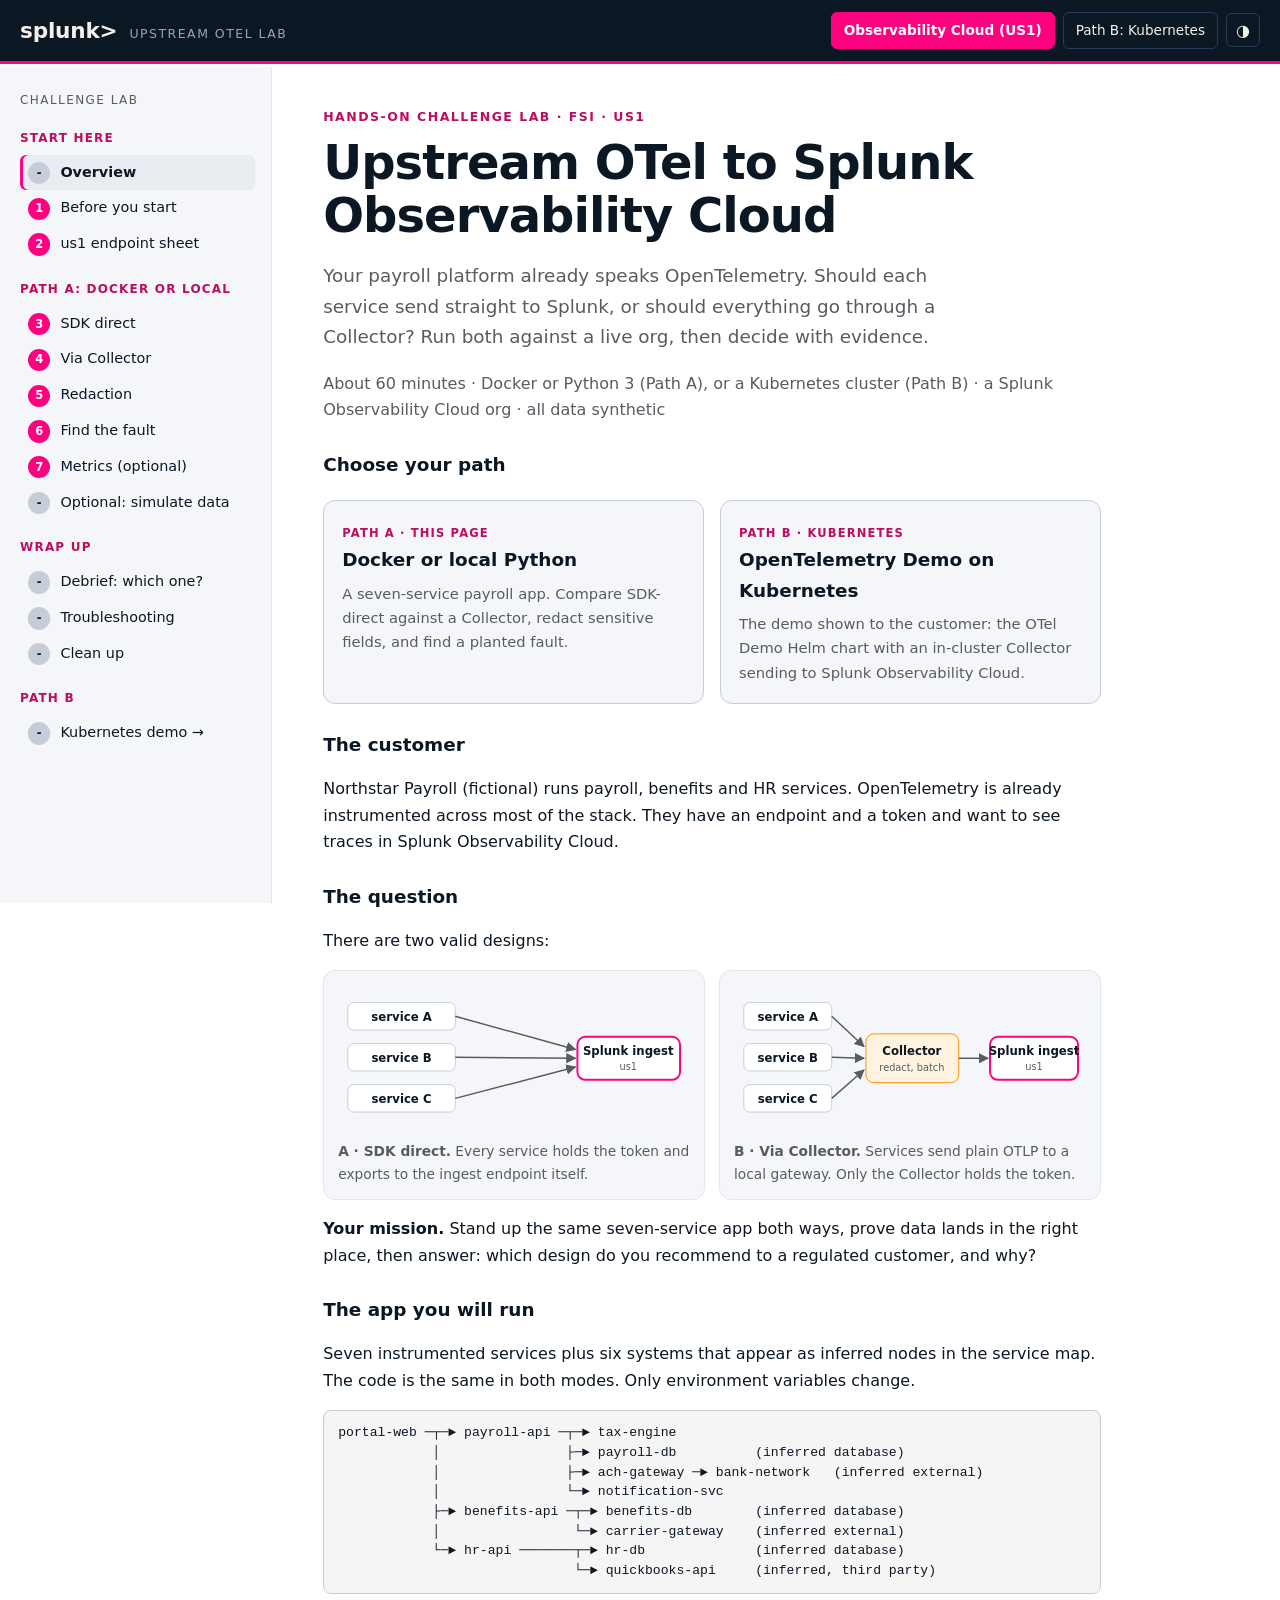
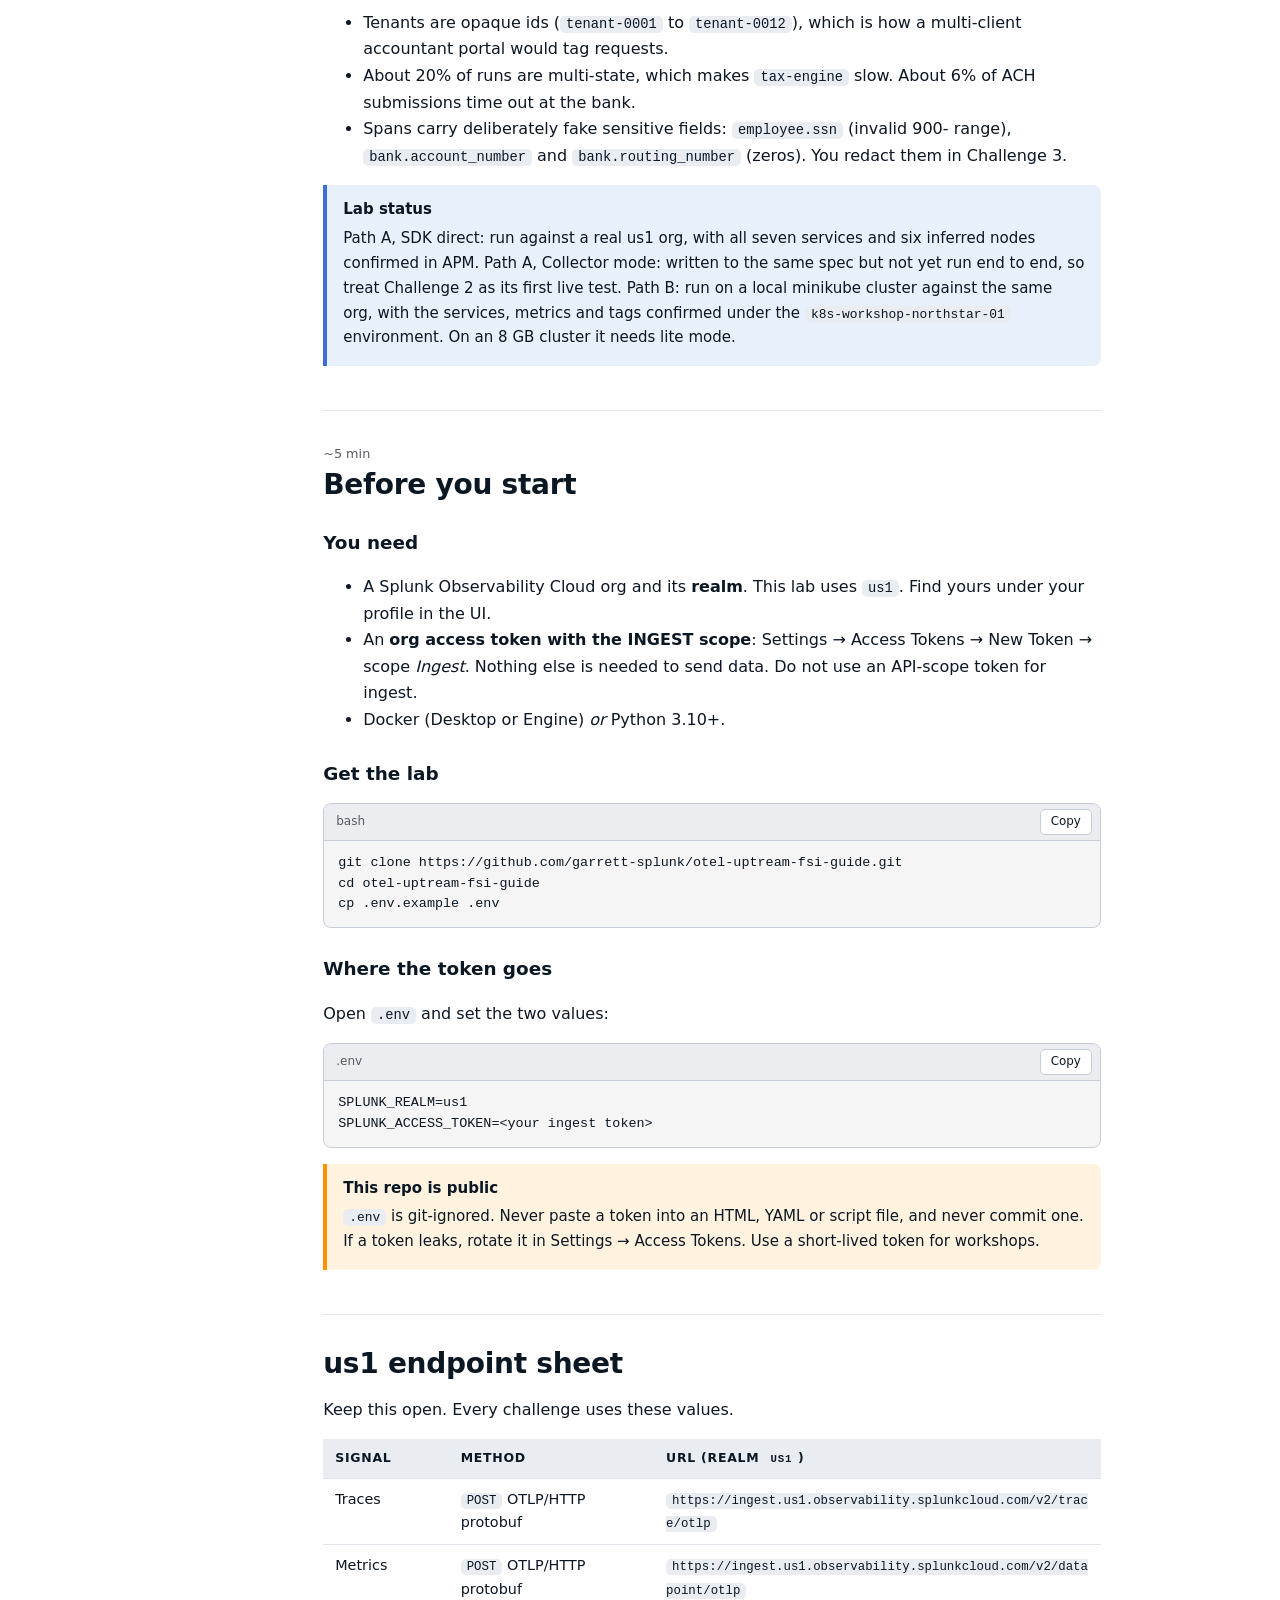
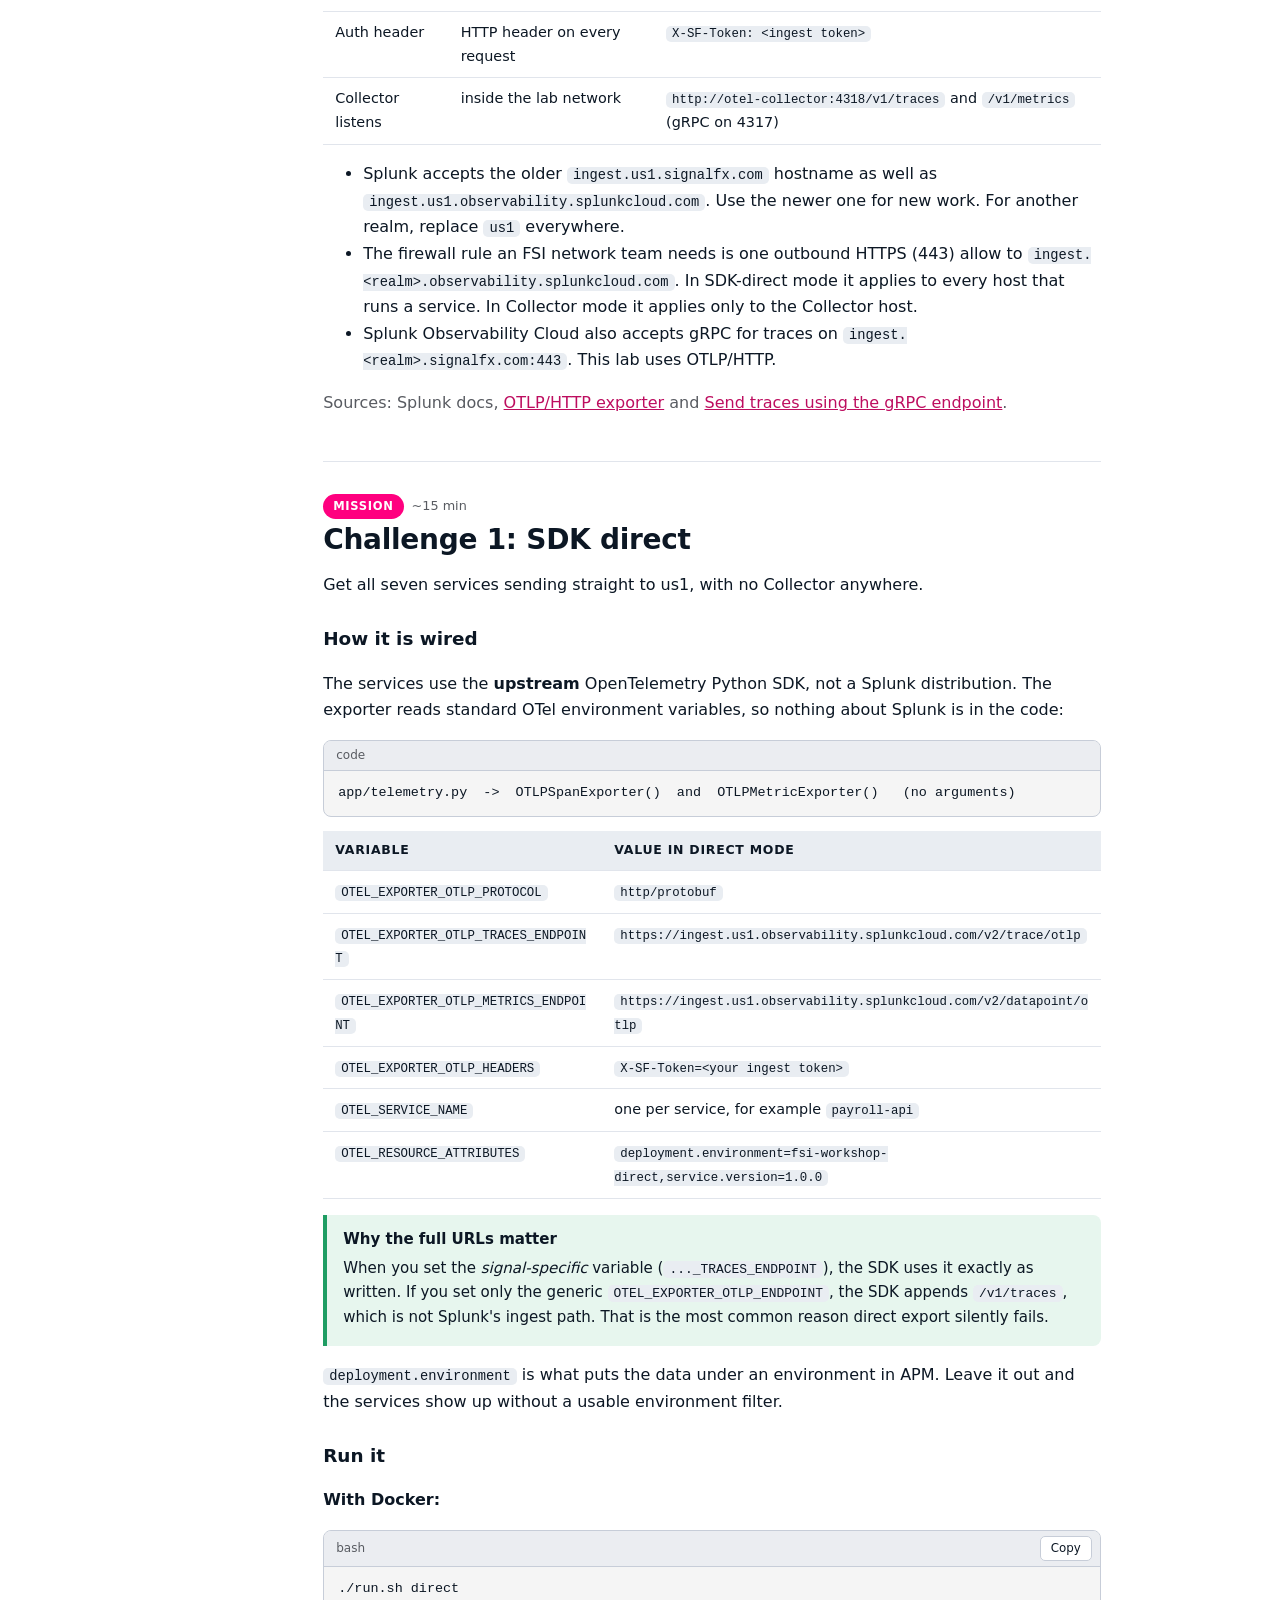
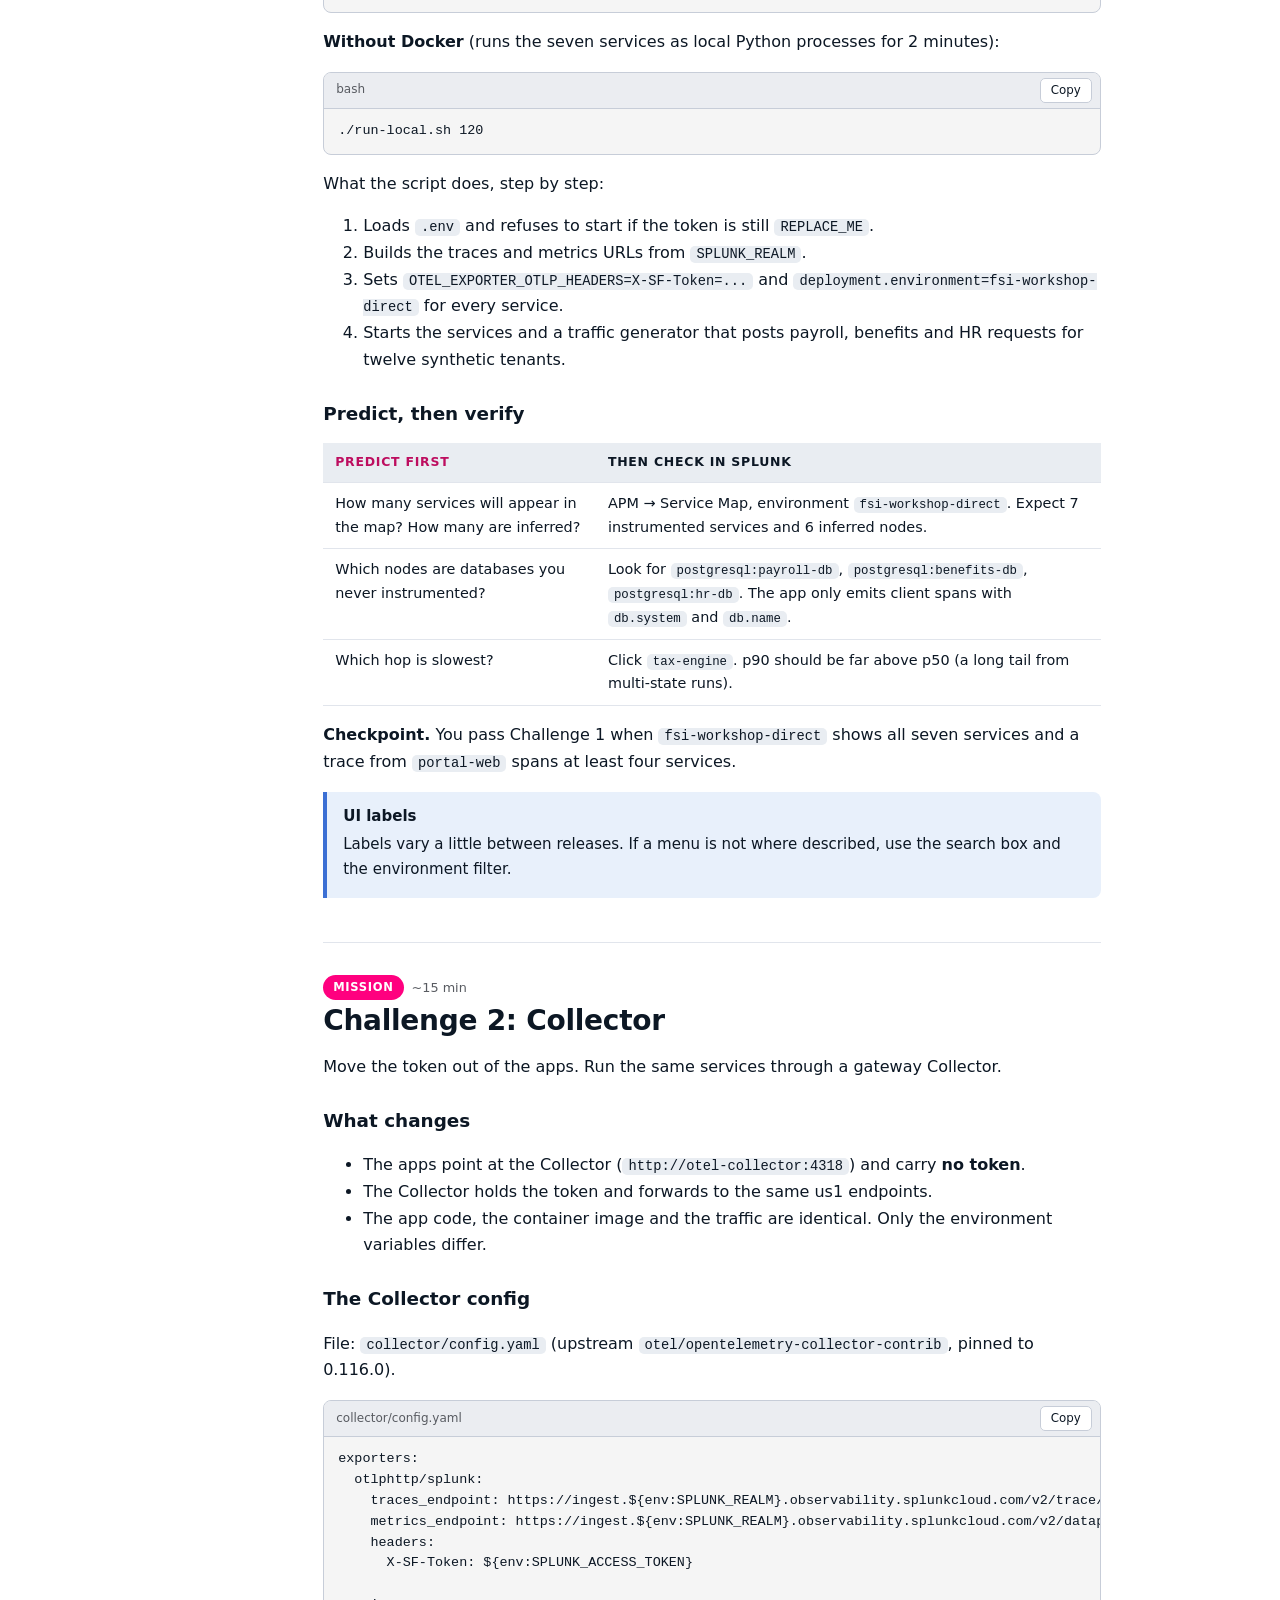
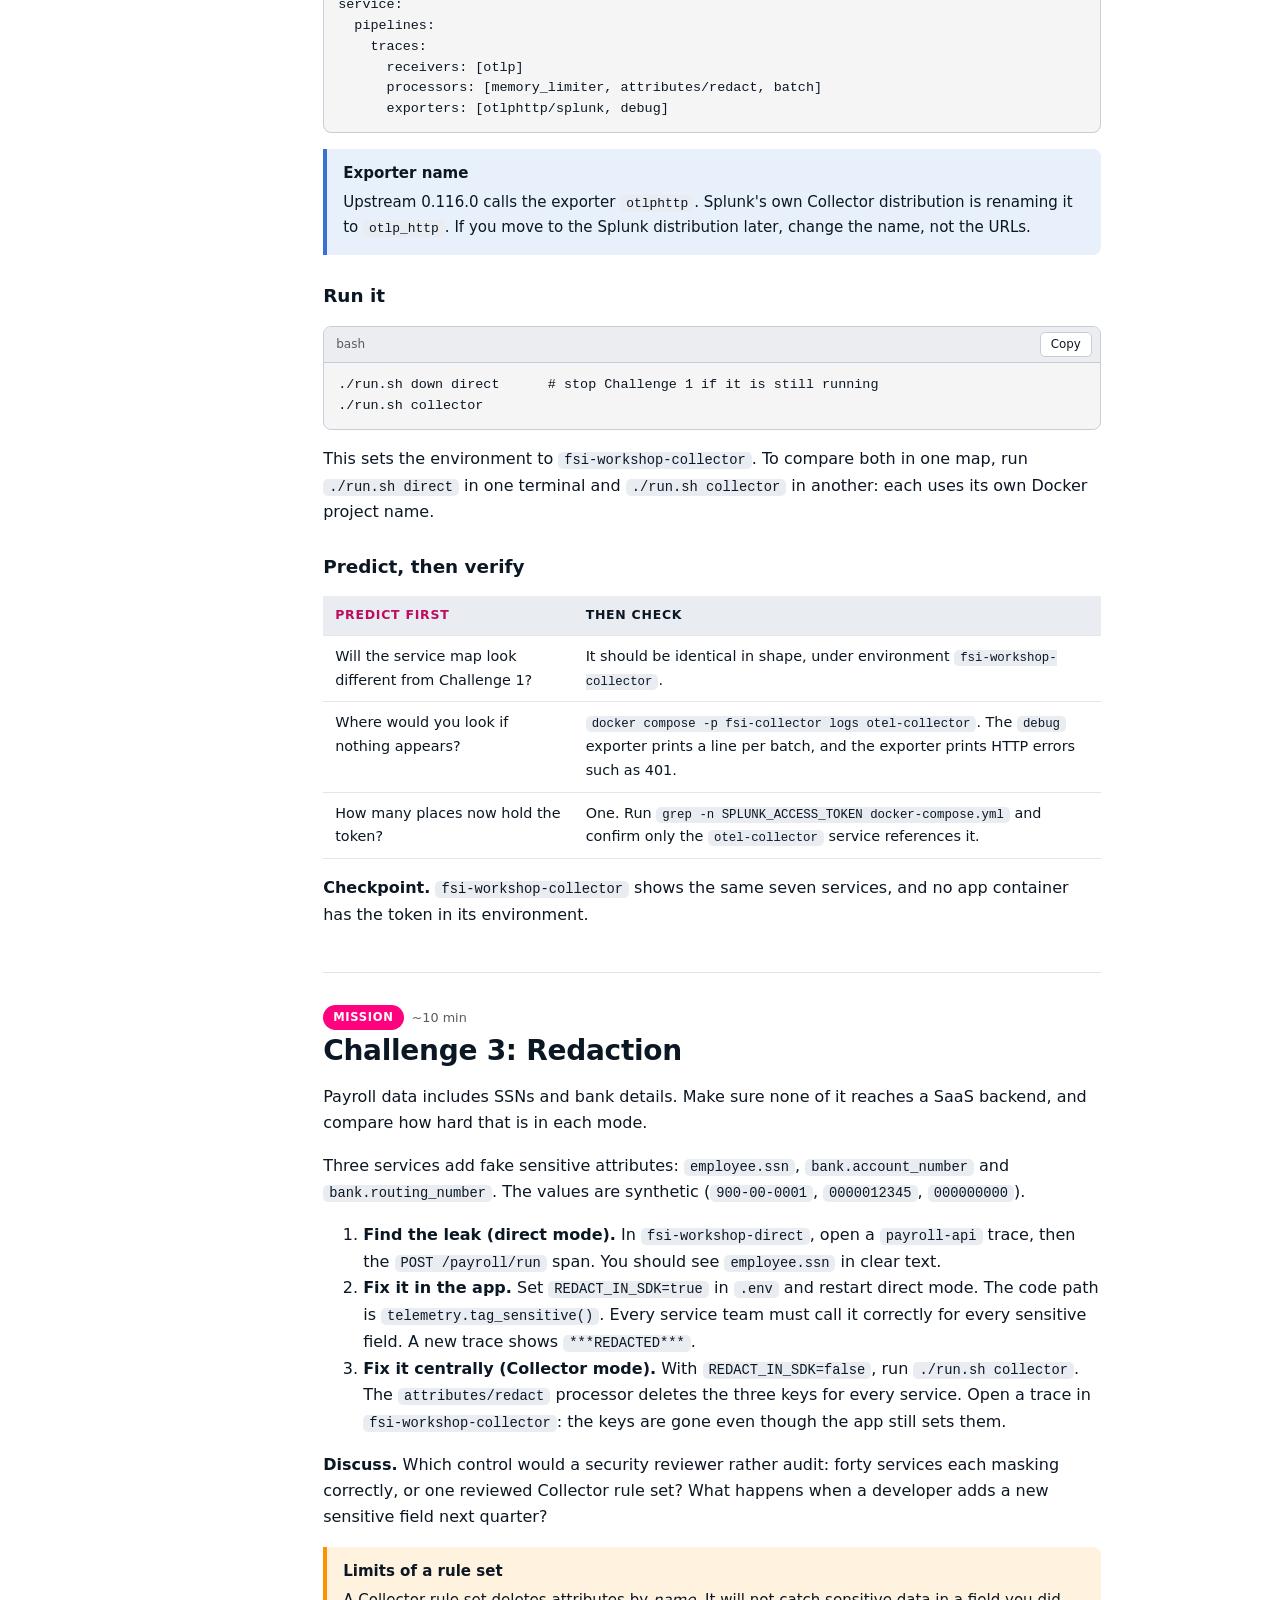
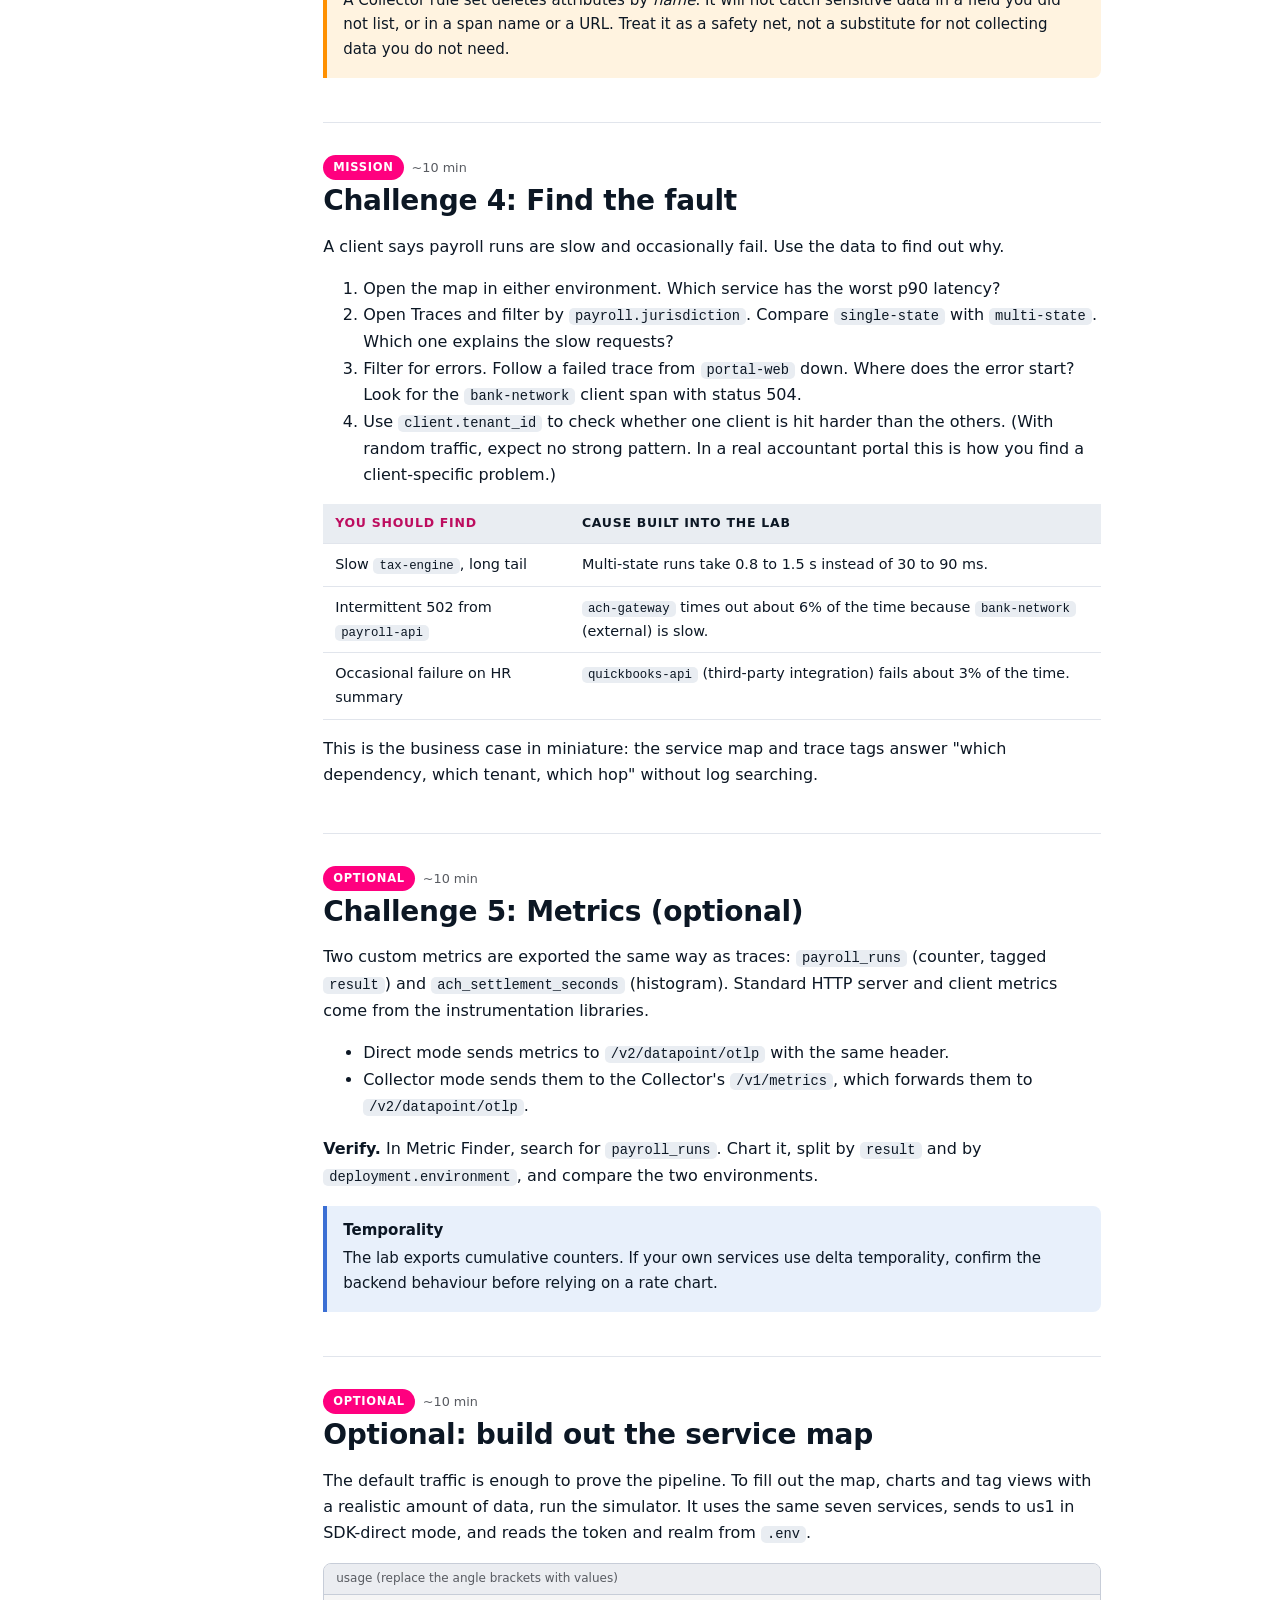
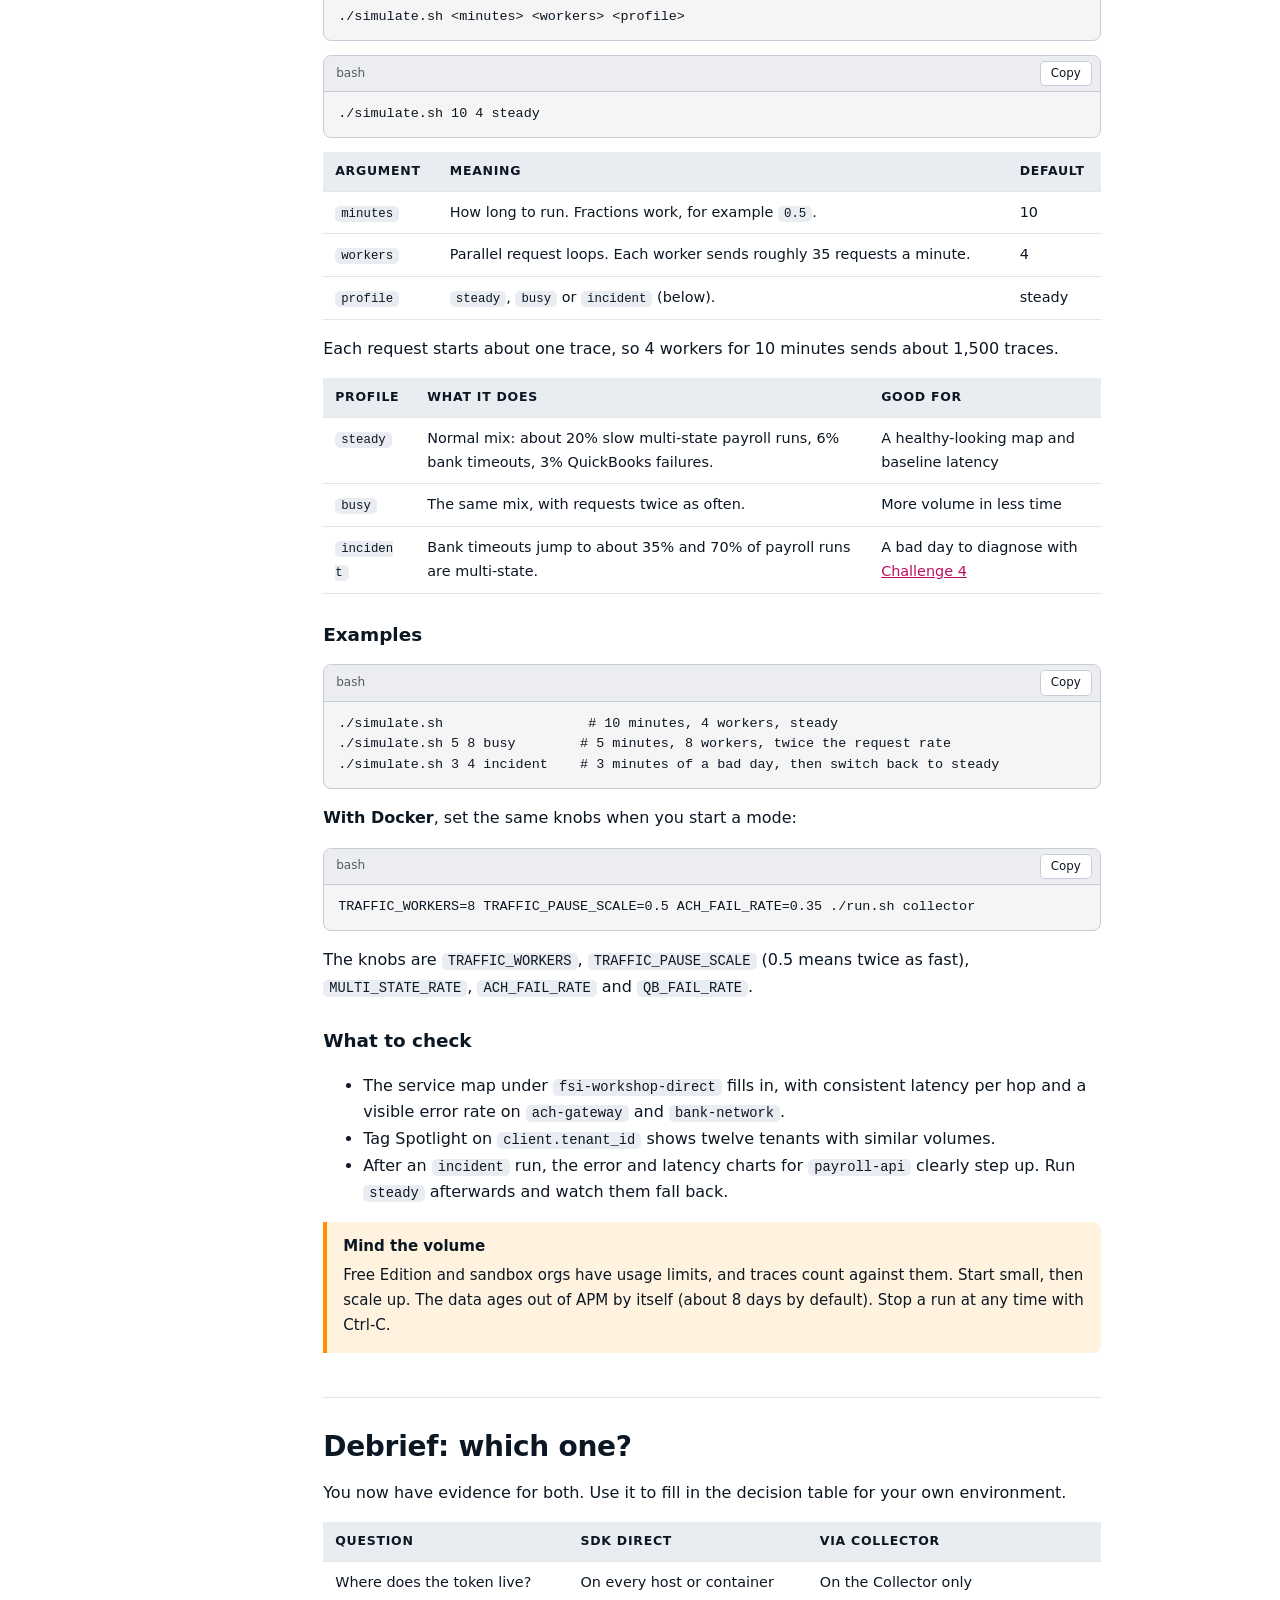
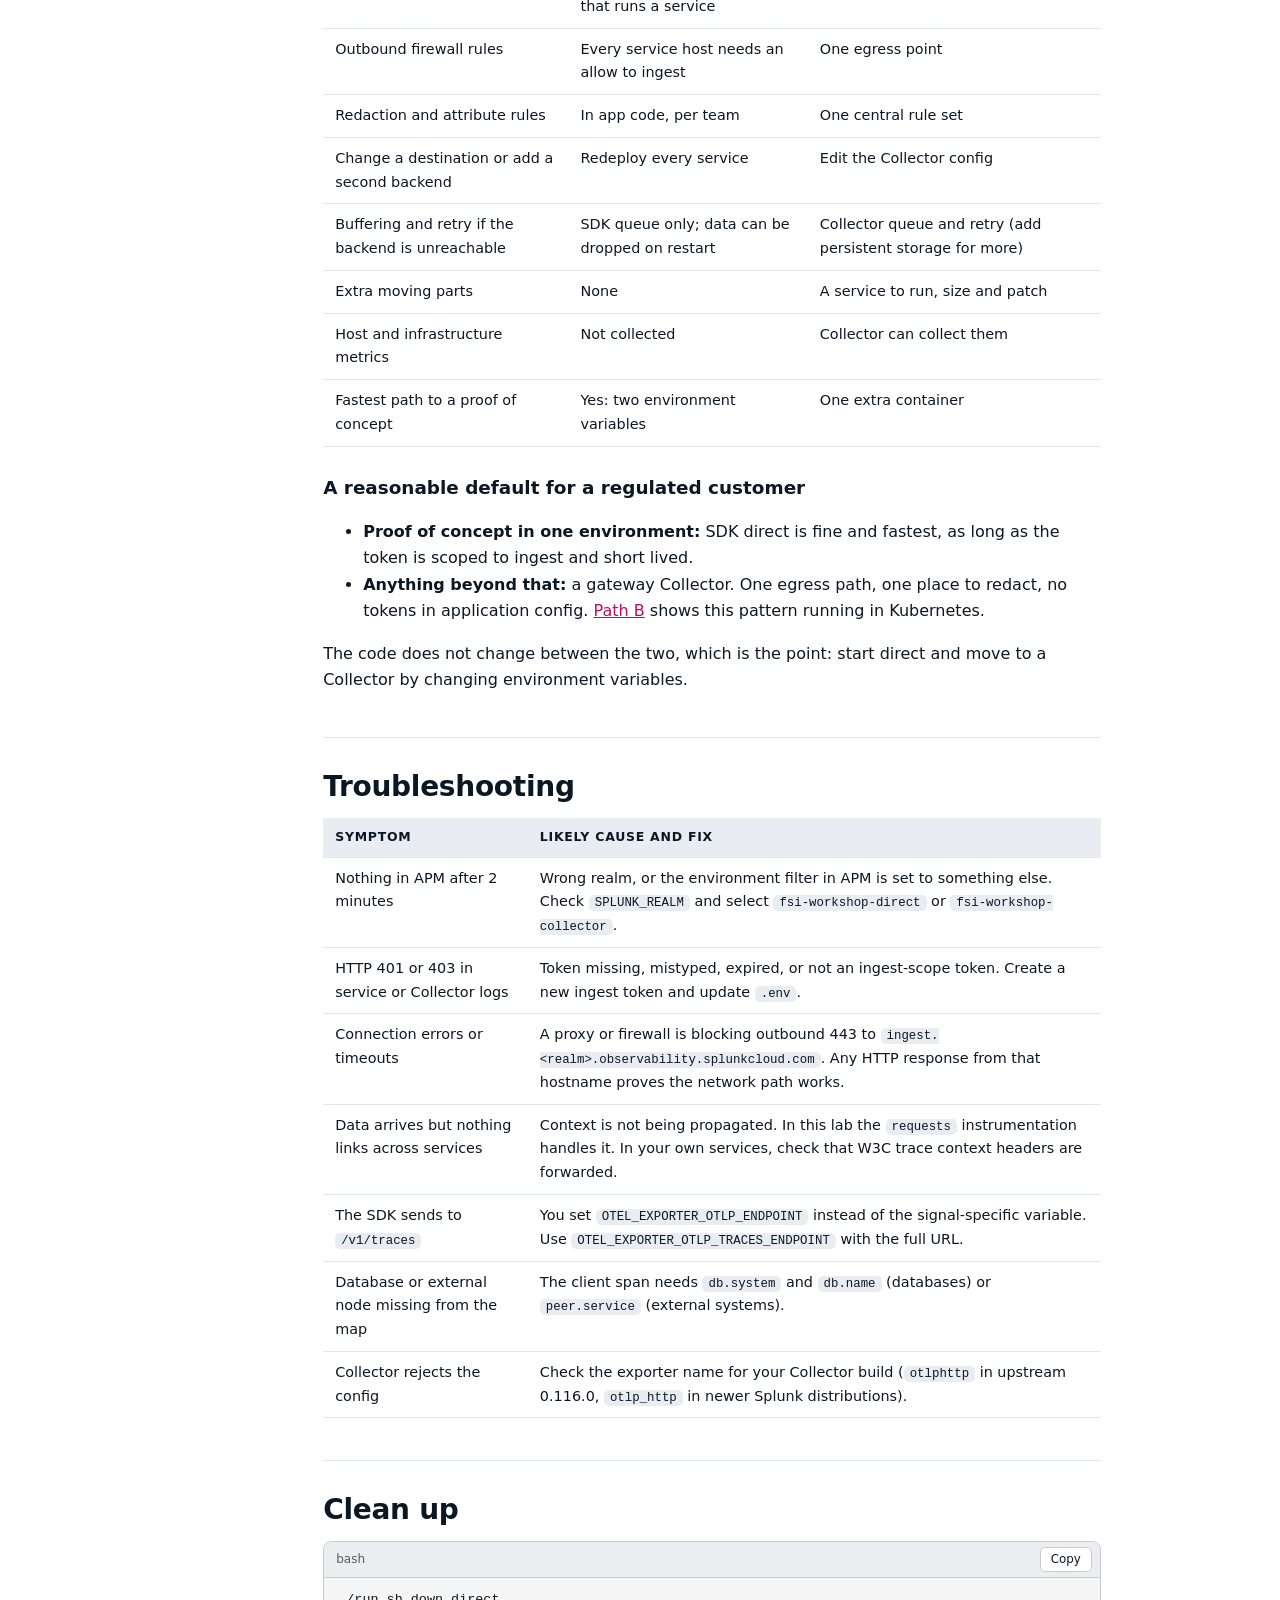
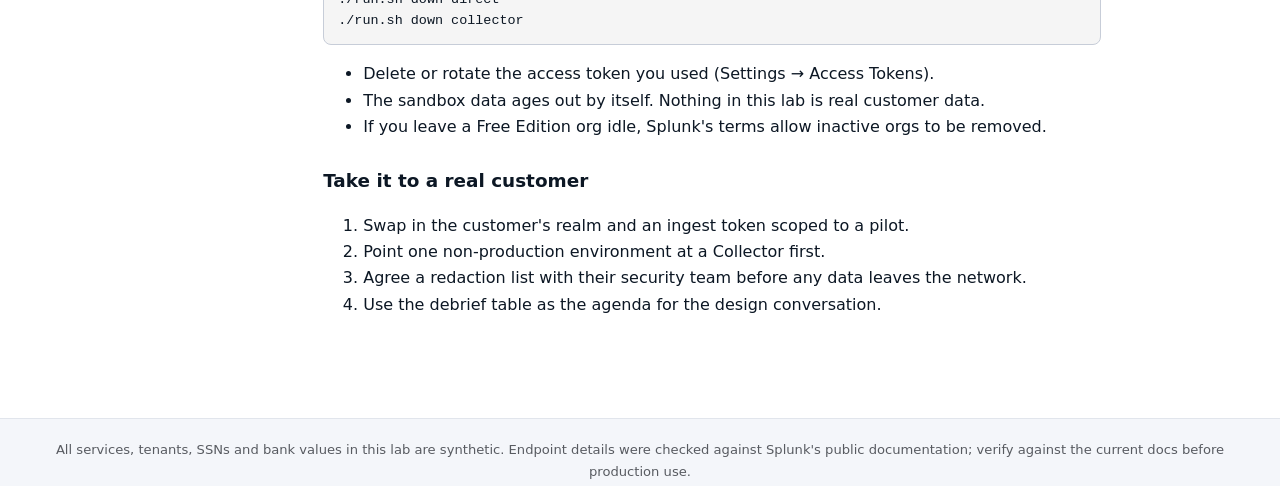
<file: docs/index.html>
<!doctype html>
<html lang="en">
<head>
<meta charset="utf-8">
<meta name="viewport" content="width=device-width, initial-scale=1">
<title>Upstream OTel to Splunk Observability Cloud</title>
<meta name="description" content="A hands-on challenge lab: send OpenTelemetry traces and metrics from an FSI payroll platform to Splunk Observability Cloud, straight from the SDK or through a Collector, in Docker or Kubernetes.">
<link rel="icon" href="favicon.svg" type="image/svg+xml">
<link rel="stylesheet" href="style.css">
</head>
<body>
<a class="skip-link" href="#content">Skip to content</a>
<header class="site-header"><div class="site-header__inner">
  <a class="brand" href="index.html"><span class="brand__mark">splunk&gt;</span><span class="brand__tag">upstream otel lab</span></a>
  <div class="header-actions">
    <a class="header-link header-link--primary" href="https://app.us1.signalfx.com/#/home" target="_blank" rel="noopener noreferrer">Observability Cloud (US1)</a>
    <a class="header-link" href="kubernetes.html">Path B: Kubernetes</a>
    <button type="button" class="theme-toggle" id="themeToggle" aria-label="Toggle light or dark theme">&#9681;</button>
  </div>
</div></header>
<div class="progress" aria-hidden="true"><div class="progress__bar" id="progressBar"></div></div>
<div class="page">
<aside class="sidebar" aria-label="Guide contents"><p class="sidebar__sub">Challenge lab</p><p class="sidebar__group">Start here</p><ul><li><a href="#overview"><span class="num num--dash">-</span>Overview</a></li><li><a href="#prereqs"><span class="num">1</span>Before you start</a></li><li><a href="#endpoints"><span class="num">2</span>us1 endpoint sheet</a></li></ul><p class="sidebar__group">Path A: Docker or local</p><ul><li><a href="#c1"><span class="num">3</span>SDK direct</a></li><li><a href="#c2"><span class="num">4</span>Via Collector</a></li><li><a href="#c3"><span class="num">5</span>Redaction</a></li><li><a href="#c4"><span class="num">6</span>Find the fault</a></li><li><a href="#c5"><span class="num">7</span>Metrics (optional)</a></li><li><a href="#sim"><span class="num num--dash">-</span>Optional: simulate data</a></li></ul><p class="sidebar__group">Wrap up</p><ul><li><a href="#debrief"><span class="num num--dash">-</span>Debrief: which one?</a></li><li><a href="#trouble"><span class="num num--dash">-</span>Troubleshooting</a></li><li><a href="#cleanup"><span class="num num--dash">-</span>Clean up</a></li></ul><p class="sidebar__group">Path B</p><ul><li><a href="kubernetes.html"><span class="num num--dash">-</span>Kubernetes demo &rarr;</a></li></ul></aside>
<main id="content">
<section id="overview">
<p class="eyebrow">Hands-on challenge lab &middot; FSI &middot; us1</p>
<h1>Upstream OTel to Splunk Observability Cloud</h1>
<p class="lead">Your payroll platform already speaks OpenTelemetry. Should each service send straight to Splunk, or should everything go through a Collector? Run both against a live org, then decide with evidence.</p>
<p class="muted">About 60 minutes &middot; Docker or Python 3 (Path A), or a Kubernetes cluster (Path B) &middot; a Splunk Observability Cloud org &middot; all data synthetic</p>

<h3>Choose your path</h3>
<div class="paths">
  <a class="path-card" href="#prereqs"><span class="tag">Path A &middot; this page</span><h3>Docker or local Python</h3><p>A seven-service payroll app. Compare SDK-direct against a Collector, redact sensitive fields, and find a planted fault.</p></a>
  <a class="path-card" href="kubernetes.html"><span class="tag">Path B &middot; Kubernetes</span><h3>OpenTelemetry Demo on Kubernetes</h3><p>The demo shown to the customer: the OTel Demo Helm chart with an in-cluster Collector sending to Splunk Observability Cloud.</p></a>
</div>

<h3>The customer</h3>
<p>Northstar Payroll (fictional) runs payroll, benefits and HR services. OpenTelemetry is already instrumented across most of the stack. They have an endpoint and a token and want to see traces in Splunk Observability Cloud.</p>
<h3>The question</h3>
<p>There are two valid designs:</p>
<div class="diagram-pair">
<figure class="diagram"><svg viewBox="0 0 360 150" role="img" aria-label="Three services each send OTLP directly to Splunk ingest"><defs><marker id="ah" viewBox="0 0 10 10" refX="9" refY="5" markerWidth="7" markerHeight="7" orient="auto-start-reverse"><path d="M0 0 L10 5 L0 10 z" fill="currentColor" style="color:var(--ink-muted)"/></marker></defs>
<rect x="10" y="18" width="110" height="28" rx="6" class="node"/><text x="65" y="37" class="lbl">service A</text>
<rect x="10" y="60" width="110" height="28" rx="6" class="node"/><text x="65" y="79" class="lbl">service B</text>
<rect x="10" y="102" width="110" height="28" rx="6" class="node"/><text x="65" y="121" class="lbl">service C</text>
<rect x="245" y="53" width="105" height="44" rx="8" class="node-accent"/><text x="297" y="72" class="lbl">Splunk ingest</text><text x="297" y="87" class="sub">us1</text>
<path d="M120 32 L243 66" class="arrow"/><path d="M120 74 L243 75" class="arrow"/><path d="M120 116 L243 84" class="arrow"/></svg><figcaption><strong>A &middot; SDK direct.</strong> Every service holds the token and exports to the ingest endpoint itself.</figcaption></figure>
<figure class="diagram"><svg viewBox="0 0 360 150" role="img" aria-label="Three services send OTLP to a Collector which forwards to Splunk ingest"><defs><marker id="ah" viewBox="0 0 10 10" refX="9" refY="5" markerWidth="7" markerHeight="7" orient="auto-start-reverse"><path d="M0 0 L10 5 L0 10 z" fill="currentColor" style="color:var(--ink-muted)"/></marker></defs>
<rect x="10" y="18" width="90" height="28" rx="6" class="node"/><text x="55" y="37" class="lbl">service A</text>
<rect x="10" y="60" width="90" height="28" rx="6" class="node"/><text x="55" y="79" class="lbl">service B</text>
<rect x="10" y="102" width="90" height="28" rx="6" class="node"/><text x="55" y="121" class="lbl">service C</text>
<rect x="135" y="50" width="95" height="50" rx="8" class="node-warm"/><text x="182" y="72" class="lbl">Collector</text><text x="182" y="88" class="sub">redact, batch</text>
<rect x="262" y="53" width="90" height="44" rx="8" class="node-accent"/><text x="307" y="72" class="lbl">Splunk ingest</text><text x="307" y="87" class="sub">us1</text>
<path d="M100 32 L133 63" class="arrow"/><path d="M100 74 L133 75" class="arrow"/><path d="M100 116 L133 87" class="arrow"/><path d="M230 75 L260 75" class="arrow"/></svg><figcaption><strong>B &middot; Via Collector.</strong> Services send plain OTLP to a local gateway. Only the Collector holds the token.</figcaption></figure>
</div>
<p><strong>Your mission.</strong> Stand up the same seven-service app both ways, prove data lands in the right place, then answer: which design do you recommend to a regulated customer, and why?</p>

<h3>The app you will run</h3>
<p>Seven instrumented services plus six systems that appear as inferred nodes in the service map. The code is the same in both modes. Only environment variables change.</p>
<pre class="tree">portal-web ─┬─► payroll-api ─┬─► tax-engine
            │                ├─► payroll-db          (inferred database)
            │                ├─► ach-gateway ─► bank-network   (inferred external)
            │                └─► notification-svc
            ├─► benefits-api ─┬─► benefits-db        (inferred database)
            │                 └─► carrier-gateway    (inferred external)
            └─► hr-api ───────┬─► hr-db              (inferred database)
                              └─► quickbooks-api     (inferred, third party)</pre>
<ul>
<li>Tenants are opaque ids (<code>tenant-0001</code> to <code>tenant-0012</code>), which is how a multi-client accountant portal would tag requests.</li>
<li>About 20% of runs are multi-state, which makes <code>tax-engine</code> slow. About 6% of ACH submissions time out at the bank.</li>
<li>Spans carry deliberately fake sensitive fields: <code>employee.ssn</code> (invalid 900- range), <code>bank.account_number</code> and <code>bank.routing_number</code> (zeros). You redact them in Challenge 3.</li>
</ul>
<div class="callout callout--info"><span class="callout__title">Lab status</span><p>Path A, SDK direct: run against a real us1 org, with all seven services and six inferred nodes confirmed in APM. Path A, Collector mode: written to the same spec but not yet run end to end, so treat Challenge 2 as its first live test. Path B: run on a local minikube cluster against the same org, with the services, metrics and tags confirmed under the <code>k8s-workshop-northstar-01</code> environment. On an 8 GB cluster it needs lite mode.</p></div>
</section>
<section id="prereqs"><div class="step-meta"><span class="step-time">~5 min</span></div><h2>Before you start</h2>
<h3>You need</h3>
<ul>
<li>A Splunk Observability Cloud org and its <strong>realm</strong>. This lab uses <code>us1</code>. Find yours under your profile in the UI.</li>
<li>An <strong>org access token with the INGEST scope</strong>: Settings &rarr; Access Tokens &rarr; New Token &rarr; scope <em>Ingest</em>. Nothing else is needed to send data. Do not use an API-scope token for ingest.</li>
<li>Docker (Desktop or Engine) <em>or</em> Python 3.10+.</li>
</ul>
<h3>Get the lab</h3>
<div class="code-block" data-copy><div class="code-block__header"><span>bash</span><button class="btn-copy" type="button">Copy</button></div><pre><code>git clone https://github.com/garrett-splunk/otel-uptream-fsi-guide.git
cd otel-uptream-fsi-guide
cp .env.example .env</code></pre></div>
<h3>Where the token goes</h3>
<p>Open <code>.env</code> and set the two values:</p>
<div class="code-block" data-copy><div class="code-block__header"><span>.env</span><button class="btn-copy" type="button">Copy</button></div><pre><code>SPLUNK_REALM=us1
SPLUNK_ACCESS_TOKEN=&lt;your ingest token&gt;</code></pre></div>
<div class="callout callout--warning"><span class="callout__title">This repo is public</span><p><code>.env</code> is git-ignored. Never paste a token into an HTML, YAML or script file, and never commit one. If a token leaks, rotate it in Settings &rarr; Access Tokens. Use a short-lived token for workshops.</p></div>
</section>
<section id="endpoints"><h2>us1 endpoint sheet</h2>
<p>Keep this open. Every challenge uses these values.</p>
<div class="table-wrap"><table class=""><thead><tr><th>Signal</th><th>Method</th><th>URL (realm <code>us1</code>)</th></tr></thead><tbody><tr><td>Traces</td><td><code>POST</code> OTLP/HTTP protobuf</td><td><code>https://ingest.us1.observability.splunkcloud.com/v2/trace/otlp</code></td></tr><tr><td>Metrics</td><td><code>POST</code> OTLP/HTTP protobuf</td><td><code>https://ingest.us1.observability.splunkcloud.com/v2/datapoint/otlp</code></td></tr><tr><td>Auth header</td><td>HTTP header on every request</td><td><code>X-SF-Token: &lt;ingest token&gt;</code></td></tr><tr><td>Collector listens</td><td>inside the lab network</td><td><code>http://otel-collector:4318/v1/traces</code> and <code>/v1/metrics</code> (gRPC on 4317)</td></tr></tbody></table></div>
<ul>
<li>Splunk accepts the older <code>ingest.us1.signalfx.com</code> hostname as well as <code>ingest.us1.observability.splunkcloud.com</code>. Use the newer one for new work. For another realm, replace <code>us1</code> everywhere.</li>
<li>The firewall rule an FSI network team needs is one outbound HTTPS (443) allow to <code>ingest.&lt;realm&gt;.observability.splunkcloud.com</code>. In SDK-direct mode it applies to every host that runs a service. In Collector mode it applies only to the Collector host.</li>
<li>Splunk Observability Cloud also accepts gRPC for traces on <code>ingest.&lt;realm&gt;.signalfx.com:443</code>. This lab uses OTLP/HTTP.</li>
</ul>
<p class="muted">Sources: Splunk docs, <a href="https://help.splunk.com/en/splunk-observability-cloud/manage-data/splunk-distribution-of-the-opentelemetry-collector/get-started-with-the-splunk-distribution-of-the-opentelemetry-collector/collector-components/exporters/otlphttp-exporter">OTLP/HTTP exporter</a> and <a href="https://help.splunk.com/splunk-observability-cloud/manage-data/other-data-ingestion-methods/other-data-ingestion-methods/send-traces-to-splunk-observability-cloud-using-the-grpc-endpoint">Send traces using the gRPC endpoint</a>.</p>
</section>
<section id="c1"><div class="step-meta"><span class="step-badge">Mission</span><span class="step-time">~15 min</span></div><h2>Challenge 1: SDK direct</h2>
<p>Get all seven services sending straight to us1, with no Collector anywhere.</p>
<h3>How it is wired</h3>
<p>The services use the <strong>upstream</strong> OpenTelemetry Python SDK, not a Splunk distribution. The exporter reads standard OTel environment variables, so nothing about Splunk is in the code:</p>
<div class="code-block"><div class="code-block__header"><span>code</span></div><pre><code>app/telemetry.py  -&gt;  OTLPSpanExporter()  and  OTLPMetricExporter()   (no arguments)</code></pre></div>
<div class="table-wrap"><table class=""><thead><tr><th>Variable</th><th>Value in direct mode</th></tr></thead><tbody><tr><td><code>OTEL_EXPORTER_OTLP_PROTOCOL</code></td><td><code>http/protobuf</code></td></tr><tr><td><code>OTEL_EXPORTER_OTLP_TRACES_ENDPOINT</code></td><td><code>https://ingest.us1.observability.splunkcloud.com/v2/trace/otlp</code></td></tr><tr><td><code>OTEL_EXPORTER_OTLP_METRICS_ENDPOINT</code></td><td><code>https://ingest.us1.observability.splunkcloud.com/v2/datapoint/otlp</code></td></tr><tr><td><code>OTEL_EXPORTER_OTLP_HEADERS</code></td><td><code>X-SF-Token=&lt;your ingest token&gt;</code></td></tr><tr><td><code>OTEL_SERVICE_NAME</code></td><td>one per service, for example <code>payroll-api</code></td></tr><tr><td><code>OTEL_RESOURCE_ATTRIBUTES</code></td><td><code>deployment.environment=fsi-workshop-direct,service.version=1.0.0</code></td></tr></tbody></table></div>
<div class="callout callout--tip"><span class="callout__title">Why the full URLs matter</span><p>When you set the <em>signal-specific</em> variable (<code>..._TRACES_ENDPOINT</code>), the SDK uses it exactly as written. If you set only the generic <code>OTEL_EXPORTER_OTLP_ENDPOINT</code>, the SDK appends <code>/v1/traces</code>, which is not Splunk's ingest path. That is the most common reason direct export silently fails.</p></div>
<p><code>deployment.environment</code> is what puts the data under an environment in APM. Leave it out and the services show up without a usable environment filter.</p>
<h3>Run it</h3>
<p><strong>With Docker:</strong></p>
<div class="code-block" data-copy><div class="code-block__header"><span>bash</span><button class="btn-copy" type="button">Copy</button></div><pre><code>./run.sh direct</code></pre></div>
<p><strong>Without Docker</strong> (runs the seven services as local Python processes for 2 minutes):</p>
<div class="code-block" data-copy><div class="code-block__header"><span>bash</span><button class="btn-copy" type="button">Copy</button></div><pre><code>./run-local.sh 120</code></pre></div>
<p>What the script does, step by step:</p>
<ol>
<li>Loads <code>.env</code> and refuses to start if the token is still <code>REPLACE_ME</code>.</li>
<li>Builds the traces and metrics URLs from <code>SPLUNK_REALM</code>.</li>
<li>Sets <code>OTEL_EXPORTER_OTLP_HEADERS=X-SF-Token=...</code> and <code>deployment.environment=fsi-workshop-direct</code> for every service.</li>
<li>Starts the services and a traffic generator that posts payroll, benefits and HR requests for twelve synthetic tenants.</li>
</ol>
<h3>Predict, then verify</h3>
<div class="table-wrap"><table class="pv"><thead><tr><th>Predict first</th><th>Then check in Splunk</th></tr></thead><tbody><tr><td>How many services will appear in the map? How many are inferred?</td><td>APM &rarr; Service Map, environment <code>fsi-workshop-direct</code>. Expect 7 instrumented services and 6 inferred nodes.</td></tr><tr><td>Which nodes are databases you never instrumented?</td><td>Look for <code>postgresql:payroll-db</code>, <code>postgresql:benefits-db</code>, <code>postgresql:hr-db</code>. The app only emits client spans with <code>db.system</code> and <code>db.name</code>.</td></tr><tr><td>Which hop is slowest?</td><td>Click <code>tax-engine</code>. p90 should be far above p50 (a long tail from multi-state runs).</td></tr></tbody></table></div>
<p><strong>Checkpoint.</strong> You pass Challenge 1 when <code>fsi-workshop-direct</code> shows all seven services and a trace from <code>portal-web</code> spans at least four services.</p>
<div class="callout"><span class="callout__title">UI labels</span><p>Labels vary a little between releases. If a menu is not where described, use the search box and the environment filter.</p></div>
</section>
<section id="c2"><div class="step-meta"><span class="step-badge">Mission</span><span class="step-time">~15 min</span></div><h2>Challenge 2: Collector</h2>
<p>Move the token out of the apps. Run the same services through a gateway Collector.</p>
<h3>What changes</h3>
<ul>
<li>The apps point at the Collector (<code>http://otel-collector:4318</code>) and carry <strong>no token</strong>.</li>
<li>The Collector holds the token and forwards to the same us1 endpoints.</li>
<li>The app code, the container image and the traffic are identical. Only the environment variables differ.</li>
</ul>
<h3>The Collector config</h3>
<p>File: <code>collector/config.yaml</code> (upstream <code>otel/opentelemetry-collector-contrib</code>, pinned to 0.116.0).</p>
<div class="code-block" data-copy><div class="code-block__header"><span>collector/config.yaml</span><button class="btn-copy" type="button">Copy</button></div><pre><code>exporters:
  otlphttp/splunk:
    traces_endpoint: https://ingest.${env:SPLUNK_REALM}.observability.splunkcloud.com/v2/trace/otlp
    metrics_endpoint: https://ingest.${env:SPLUNK_REALM}.observability.splunkcloud.com/v2/datapoint/otlp
    headers:
      X-SF-Token: ${env:SPLUNK_ACCESS_TOKEN}

service:
  pipelines:
    traces:
      receivers: [otlp]
      processors: [memory_limiter, attributes/redact, batch]
      exporters: [otlphttp/splunk, debug]</code></pre></div>
<div class="callout"><span class="callout__title">Exporter name</span><p>Upstream 0.116.0 calls the exporter <code>otlphttp</code>. Splunk's own Collector distribution is renaming it to <code>otlp_http</code>. If you move to the Splunk distribution later, change the name, not the URLs.</p></div>
<h3>Run it</h3>
<div class="code-block" data-copy><div class="code-block__header"><span>bash</span><button class="btn-copy" type="button">Copy</button></div><pre><code>./run.sh down direct      # stop Challenge 1 if it is still running
./run.sh collector</code></pre></div>
<p>This sets the environment to <code>fsi-workshop-collector</code>. To compare both in one map, run <code>./run.sh direct</code> in one terminal and <code>./run.sh collector</code> in another: each uses its own Docker project name.</p>
<h3>Predict, then verify</h3>
<div class="table-wrap"><table class="pv"><thead><tr><th>Predict first</th><th>Then check</th></tr></thead><tbody><tr><td>Will the service map look different from Challenge 1?</td><td>It should be identical in shape, under environment <code>fsi-workshop-collector</code>.</td></tr><tr><td>Where would you look if nothing appears?</td><td><code>docker compose -p fsi-collector logs otel-collector</code>. The <code>debug</code> exporter prints a line per batch, and the exporter prints HTTP errors such as 401.</td></tr><tr><td>How many places now hold the token?</td><td>One. Run <code>grep -n SPLUNK_ACCESS_TOKEN docker-compose.yml</code> and confirm only the <code>otel-collector</code> service references it.</td></tr></tbody></table></div>
<p><strong>Checkpoint.</strong> <code>fsi-workshop-collector</code> shows the same seven services, and no app container has the token in its environment.</p>
</section>
<section id="c3"><div class="step-meta"><span class="step-badge">Mission</span><span class="step-time">~10 min</span></div><h2>Challenge 3: Redaction</h2>
<p>Payroll data includes SSNs and bank details. Make sure none of it reaches a SaaS backend, and compare how hard that is in each mode.</p>
<p>Three services add fake sensitive attributes: <code>employee.ssn</code>, <code>bank.account_number</code> and <code>bank.routing_number</code>. The values are synthetic (<code>900-00-0001</code>, <code>0000012345</code>, <code>000000000</code>).</p>
<ol>
<li><strong>Find the leak (direct mode).</strong> In <code>fsi-workshop-direct</code>, open a <code>payroll-api</code> trace, then the <code>POST /payroll/run</code> span. You should see <code>employee.ssn</code> in clear text.</li>
<li><strong>Fix it in the app.</strong> Set <code>REDACT_IN_SDK=true</code> in <code>.env</code> and restart direct mode. The code path is <code>telemetry.tag_sensitive()</code>. Every service team must call it correctly for every sensitive field. A new trace shows <code>***REDACTED***</code>.</li>
<li><strong>Fix it centrally (Collector mode).</strong> With <code>REDACT_IN_SDK=false</code>, run <code>./run.sh collector</code>. The <code>attributes/redact</code> processor deletes the three keys for every service. Open a trace in <code>fsi-workshop-collector</code>: the keys are gone even though the app still sets them.</li>
</ol>
<p><strong>Discuss.</strong> Which control would a security reviewer rather audit: forty services each masking correctly, or one reviewed Collector rule set? What happens when a developer adds a new sensitive field next quarter?</p>
<div class="callout callout--warning"><span class="callout__title">Limits of a rule set</span><p>A Collector rule set deletes attributes by <em>name</em>. It will not catch sensitive data in a field you did not list, or in a span name or a URL. Treat it as a safety net, not a substitute for not collecting data you do not need.</p></div>
</section>
<section id="c4"><div class="step-meta"><span class="step-badge">Mission</span><span class="step-time">~10 min</span></div><h2>Challenge 4: Find the fault</h2>
<p>A client says payroll runs are slow and occasionally fail. Use the data to find out why.</p>
<ol>
<li>Open the map in either environment. Which service has the worst p90 latency?</li>
<li>Open Traces and filter by <code>payroll.jurisdiction</code>. Compare <code>single-state</code> with <code>multi-state</code>. Which one explains the slow requests?</li>
<li>Filter for errors. Follow a failed trace from <code>portal-web</code> down. Where does the error start? Look for the <code>bank-network</code> client span with status 504.</li>
<li>Use <code>client.tenant_id</code> to check whether one client is hit harder than the others. (With random traffic, expect no strong pattern. In a real accountant portal this is how you find a client-specific problem.)</li>
</ol>
<div class="table-wrap"><table class="pv"><thead><tr><th>You should find</th><th>Cause built into the lab</th></tr></thead><tbody><tr><td>Slow <code>tax-engine</code>, long tail</td><td>Multi-state runs take 0.8 to 1.5 s instead of 30 to 90 ms.</td></tr><tr><td>Intermittent 502 from <code>payroll-api</code></td><td><code>ach-gateway</code> times out about 6% of the time because <code>bank-network</code> (external) is slow.</td></tr><tr><td>Occasional failure on HR summary</td><td><code>quickbooks-api</code> (third-party integration) fails about 3% of the time.</td></tr></tbody></table></div>
<p>This is the business case in miniature: the service map and trace tags answer "which dependency, which tenant, which hop" without log searching.</p>
</section>
<section id="c5"><div class="step-meta"><span class="step-badge">Optional</span><span class="step-time">~10 min</span></div><h2>Challenge 5: Metrics (optional)</h2>
<p>Two custom metrics are exported the same way as traces: <code>payroll_runs</code> (counter, tagged <code>result</code>) and <code>ach_settlement_seconds</code> (histogram). Standard HTTP server and client metrics come from the instrumentation libraries.</p>
<ul>
<li>Direct mode sends metrics to <code>/v2/datapoint/otlp</code> with the same header.</li>
<li>Collector mode sends them to the Collector's <code>/v1/metrics</code>, which forwards them to <code>/v2/datapoint/otlp</code>.</li>
</ul>
<p><strong>Verify.</strong> In Metric Finder, search for <code>payroll_runs</code>. Chart it, split by <code>result</code> and by <code>deployment.environment</code>, and compare the two environments.</p>
<div class="callout"><span class="callout__title">Temporality</span><p>The lab exports cumulative counters. If your own services use delta temporality, confirm the backend behaviour before relying on a rate chart.</p></div>
</section>
<section id="sim"><div class="step-meta"><span class="step-badge">Optional</span><span class="step-time">~10 min</span></div><h2>Optional: build out the service map</h2>
<p>The default traffic is enough to prove the pipeline. To fill out the map, charts and tag views with a realistic amount of data, run the simulator. It uses the same seven services, sends to us1 in SDK-direct mode, and reads the token and realm from <code>.env</code>.</p>
<div class="code-block"><div class="code-block__header"><span>usage (replace the angle brackets with values)</span></div><pre><code>./simulate.sh &lt;minutes&gt; &lt;workers&gt; &lt;profile&gt;</code></pre></div>
<div class="code-block" data-copy><div class="code-block__header"><span>bash</span><button class="btn-copy" type="button">Copy</button></div><pre><code>./simulate.sh 10 4 steady</code></pre></div>
<div class="table-wrap"><table class=""><thead><tr><th>Argument</th><th>Meaning</th><th>Default</th></tr></thead><tbody><tr><td><code>minutes</code></td><td>How long to run. Fractions work, for example <code>0.5</code>.</td><td>10</td></tr><tr><td><code>workers</code></td><td>Parallel request loops. Each worker sends roughly 35 requests a minute.</td><td>4</td></tr><tr><td><code>profile</code></td><td><code>steady</code>, <code>busy</code> or <code>incident</code> (below).</td><td>steady</td></tr></tbody></table></div>
<p>Each request starts about one trace, so 4 workers for 10 minutes sends about 1,500 traces.</p>
<div class="table-wrap"><table class=""><thead><tr><th>Profile</th><th>What it does</th><th>Good for</th></tr></thead><tbody><tr><td><code>steady</code></td><td>Normal mix: about 20% slow multi-state payroll runs, 6% bank timeouts, 3% QuickBooks failures.</td><td>A healthy-looking map and baseline latency</td></tr><tr><td><code>busy</code></td><td>The same mix, with requests twice as often.</td><td>More volume in less time</td></tr><tr><td><code>incident</code></td><td>Bank timeouts jump to about 35% and 70% of payroll runs are multi-state.</td><td>A bad day to diagnose with <a href='#c4'>Challenge 4</a></td></tr></tbody></table></div>
<h3>Examples</h3>
<div class="code-block" data-copy><div class="code-block__header"><span>bash</span><button class="btn-copy" type="button">Copy</button></div><pre><code>./simulate.sh                  # 10 minutes, 4 workers, steady
./simulate.sh 5 8 busy        # 5 minutes, 8 workers, twice the request rate
./simulate.sh 3 4 incident    # 3 minutes of a bad day, then switch back to steady</code></pre></div>
<p><strong>With Docker</strong>, set the same knobs when you start a mode:</p>
<div class="code-block" data-copy><div class="code-block__header"><span>bash</span><button class="btn-copy" type="button">Copy</button></div><pre><code>TRAFFIC_WORKERS=8 TRAFFIC_PAUSE_SCALE=0.5 ACH_FAIL_RATE=0.35 ./run.sh collector</code></pre></div>
<p>The knobs are <code>TRAFFIC_WORKERS</code>, <code>TRAFFIC_PAUSE_SCALE</code> (0.5 means twice as fast), <code>MULTI_STATE_RATE</code>, <code>ACH_FAIL_RATE</code> and <code>QB_FAIL_RATE</code>.</p>
<h3>What to check</h3>
<ul>
<li>The service map under <code>fsi-workshop-direct</code> fills in, with consistent latency per hop and a visible error rate on <code>ach-gateway</code> and <code>bank-network</code>.</li>
<li>Tag Spotlight on <code>client.tenant_id</code> shows twelve tenants with similar volumes.</li>
<li>After an <code>incident</code> run, the error and latency charts for <code>payroll-api</code> clearly step up. Run <code>steady</code> afterwards and watch them fall back.</li>
</ul>
<div class="callout callout--warning"><span class="callout__title">Mind the volume</span><p>Free Edition and sandbox orgs have usage limits, and traces count against them. Start small, then scale up. The data ages out of APM by itself (about 8 days by default). Stop a run at any time with Ctrl-C.</p></div>
</section>
<section id="debrief"><h2>Debrief: which one?</h2>
<p>You now have evidence for both. Use it to fill in the decision table for your own environment.</p>
<div class="table-wrap"><table class=""><thead><tr><th>Question</th><th>SDK direct</th><th>Via Collector</th></tr></thead><tbody><tr><td>Where does the token live?</td><td>On every host or container that runs a service</td><td>On the Collector only</td></tr><tr><td>Outbound firewall rules</td><td>Every service host needs an allow to ingest</td><td>One egress point</td></tr><tr><td>Redaction and attribute rules</td><td>In app code, per team</td><td>One central rule set</td></tr><tr><td>Change a destination or add a second backend</td><td>Redeploy every service</td><td>Edit the Collector config</td></tr><tr><td>Buffering and retry if the backend is unreachable</td><td>SDK queue only; data can be dropped on restart</td><td>Collector queue and retry (add persistent storage for more)</td></tr><tr><td>Extra moving parts</td><td>None</td><td>A service to run, size and patch</td></tr><tr><td>Host and infrastructure metrics</td><td>Not collected</td><td>Collector can collect them</td></tr><tr><td>Fastest path to a proof of concept</td><td>Yes: two environment variables</td><td>One extra container</td></tr></tbody></table></div>
<h3>A reasonable default for a regulated customer</h3>
<ul>
<li><strong>Proof of concept in one environment:</strong> SDK direct is fine and fastest, as long as the token is scoped to ingest and short lived.</li>
<li><strong>Anything beyond that:</strong> a gateway Collector. One egress path, one place to redact, no tokens in application config. <a href="kubernetes.html">Path B</a> shows this pattern running in Kubernetes.</li>
</ul>
<p>The code does not change between the two, which is the point: start direct and move to a Collector by changing environment variables.</p>
</section>
<section id="trouble"><h2>Troubleshooting</h2>
<div class="table-wrap"><table class=""><thead><tr><th>Symptom</th><th>Likely cause and fix</th></tr></thead><tbody><tr><td>Nothing in APM after 2 minutes</td><td>Wrong realm, or the environment filter in APM is set to something else. Check <code>SPLUNK_REALM</code> and select <code>fsi-workshop-direct</code> or <code>fsi-workshop-collector</code>.</td></tr><tr><td>HTTP 401 or 403 in service or Collector logs</td><td>Token missing, mistyped, expired, or not an ingest-scope token. Create a new ingest token and update <code>.env</code>.</td></tr><tr><td>Connection errors or timeouts</td><td>A proxy or firewall is blocking outbound 443 to <code>ingest.&lt;realm&gt;.observability.splunkcloud.com</code>. Any HTTP response from that hostname proves the network path works.</td></tr><tr><td>Data arrives but nothing links across services</td><td>Context is not being propagated. In this lab the <code>requests</code> instrumentation handles it. In your own services, check that W3C trace context headers are forwarded.</td></tr><tr><td>The SDK sends to <code>/v1/traces</code></td><td>You set <code>OTEL_EXPORTER_OTLP_ENDPOINT</code> instead of the signal-specific variable. Use <code>OTEL_EXPORTER_OTLP_TRACES_ENDPOINT</code> with the full URL.</td></tr><tr><td>Database or external node missing from the map</td><td>The client span needs <code>db.system</code> and <code>db.name</code> (databases) or <code>peer.service</code> (external systems).</td></tr><tr><td>Collector rejects the config</td><td>Check the exporter name for your Collector build (<code>otlphttp</code> in upstream 0.116.0, <code>otlp_http</code> in newer Splunk distributions).</td></tr></tbody></table></div>
</section>
<section id="cleanup"><h2>Clean up</h2>
<div class="code-block" data-copy><div class="code-block__header"><span>bash</span><button class="btn-copy" type="button">Copy</button></div><pre><code>./run.sh down direct
./run.sh down collector</code></pre></div>
<ul>
<li>Delete or rotate the access token you used (Settings &rarr; Access Tokens).</li>
<li>The sandbox data ages out by itself. Nothing in this lab is real customer data.</li>
<li>If you leave a Free Edition org idle, Splunk's terms allow inactive orgs to be removed.</li>
</ul>
<h3>Take it to a real customer</h3>
<ol>
<li>Swap in the customer's realm and an ingest token scoped to a pilot.</li>
<li>Point one non-production environment at a Collector first.</li>
<li>Agree a redaction list with their security team before any data leaves the network.</li>
<li>Use the debrief table as the agenda for the design conversation.</li>
</ol>
</section>
</main>
</div>
<footer class="site-footer">All services, tenants, SSNs and bank values in this lab are synthetic. Endpoint details were checked against Splunk's public documentation; verify against the current docs before production use.</footer>
<div class="toast" id="toast" role="status" aria-live="polite"></div>
<script src="app.js"></script>
</body>
</html>
</file>
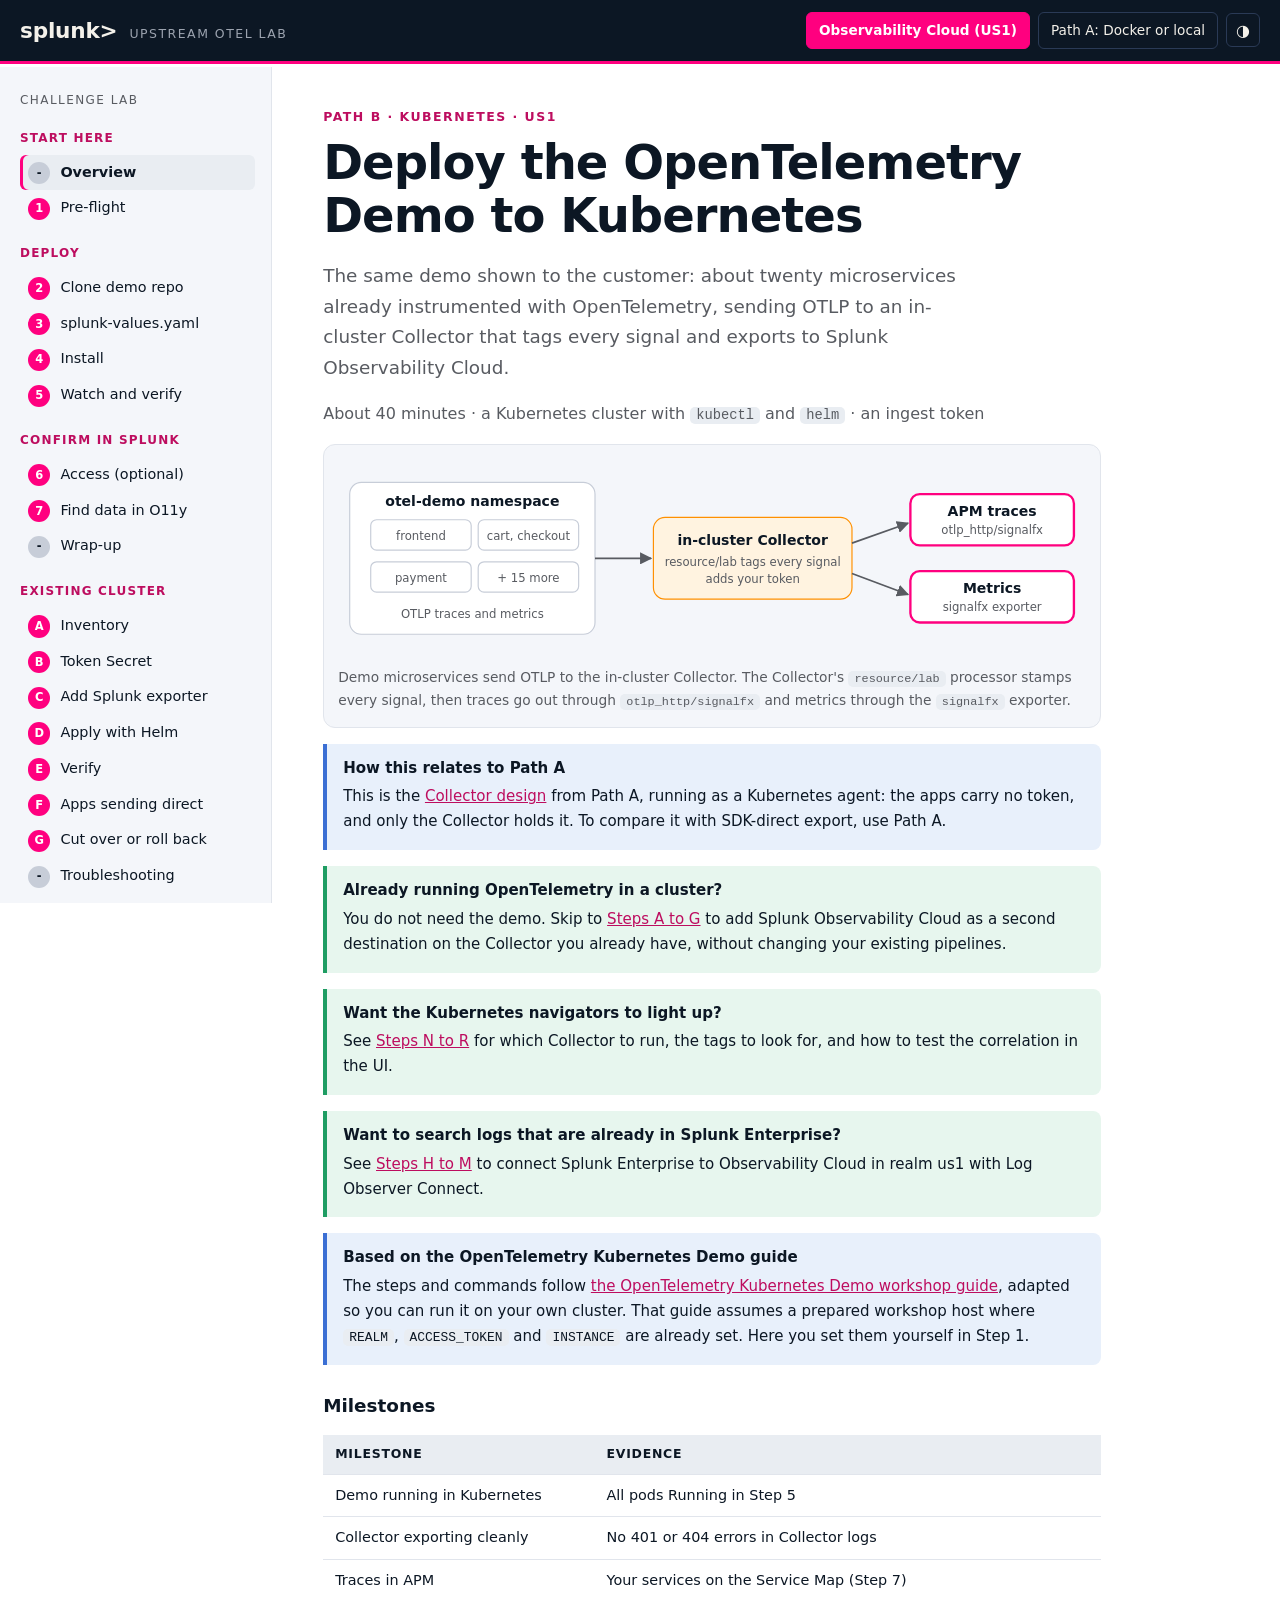
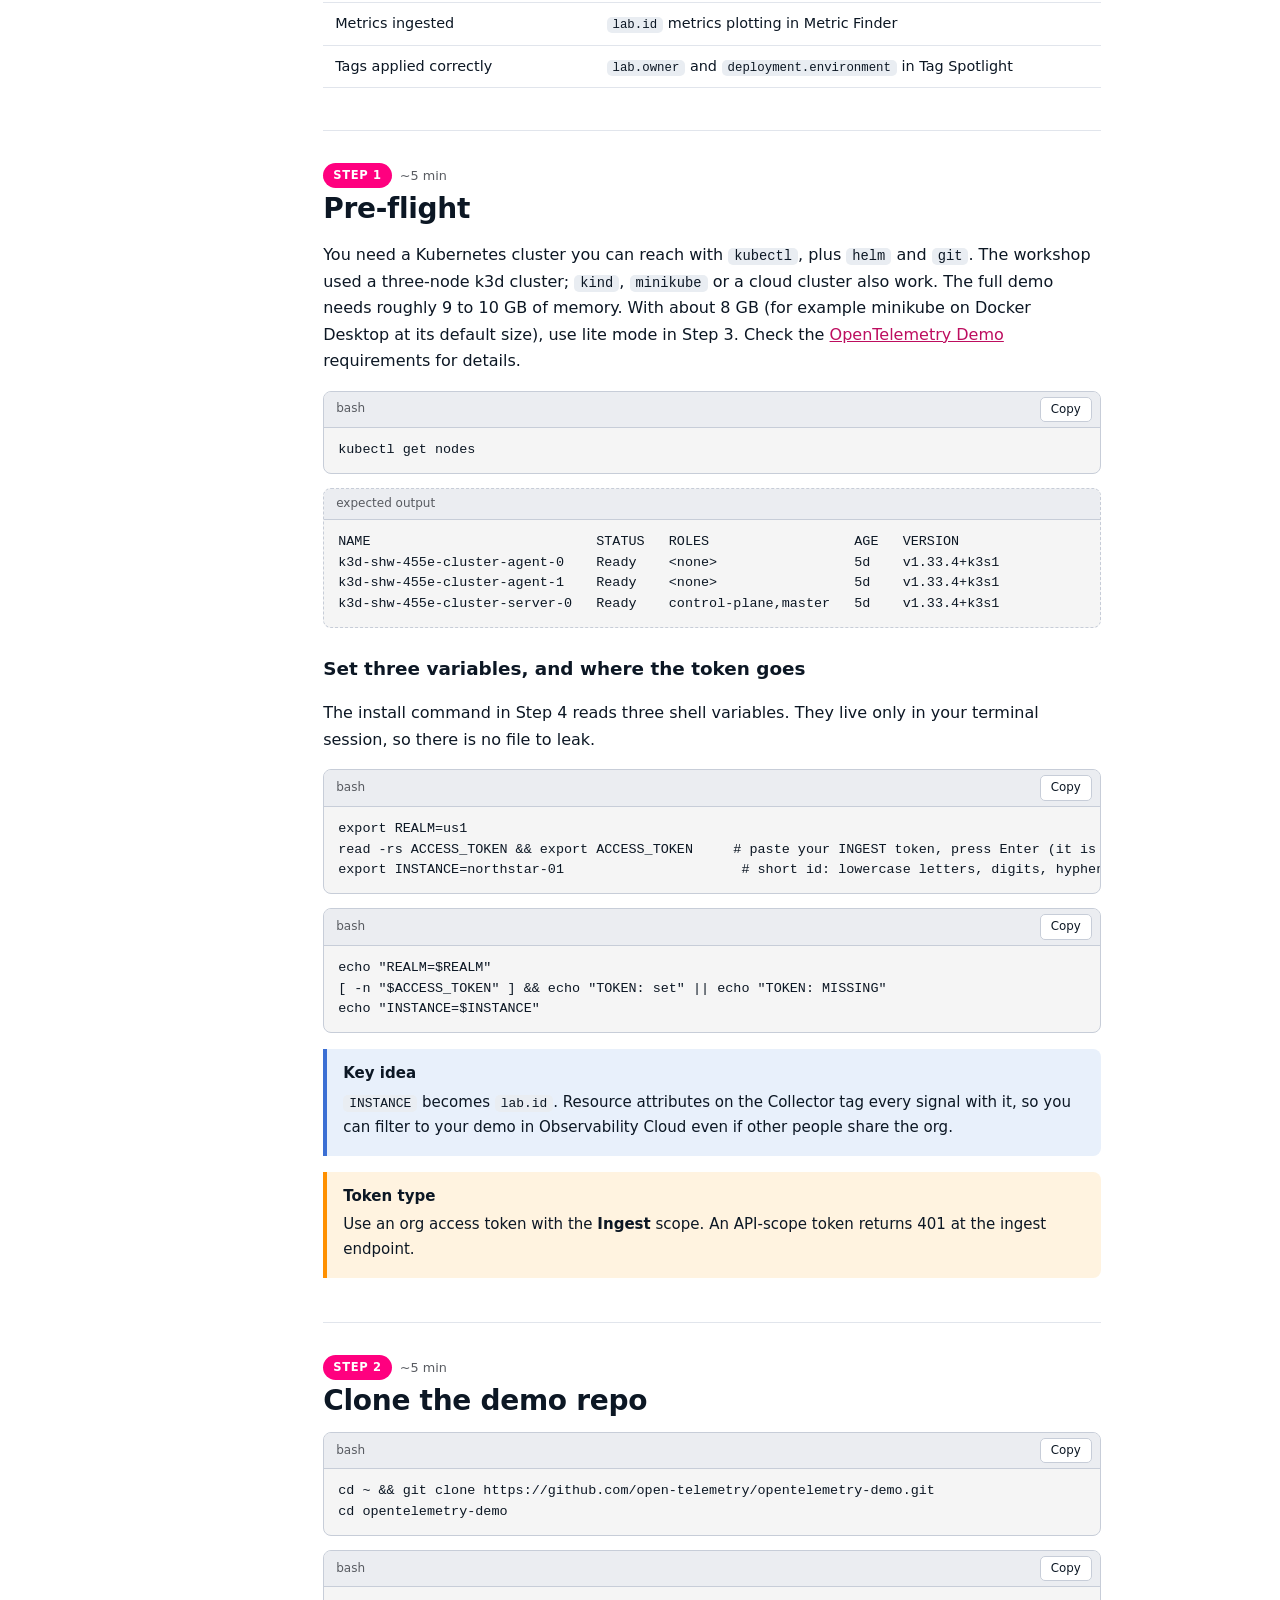
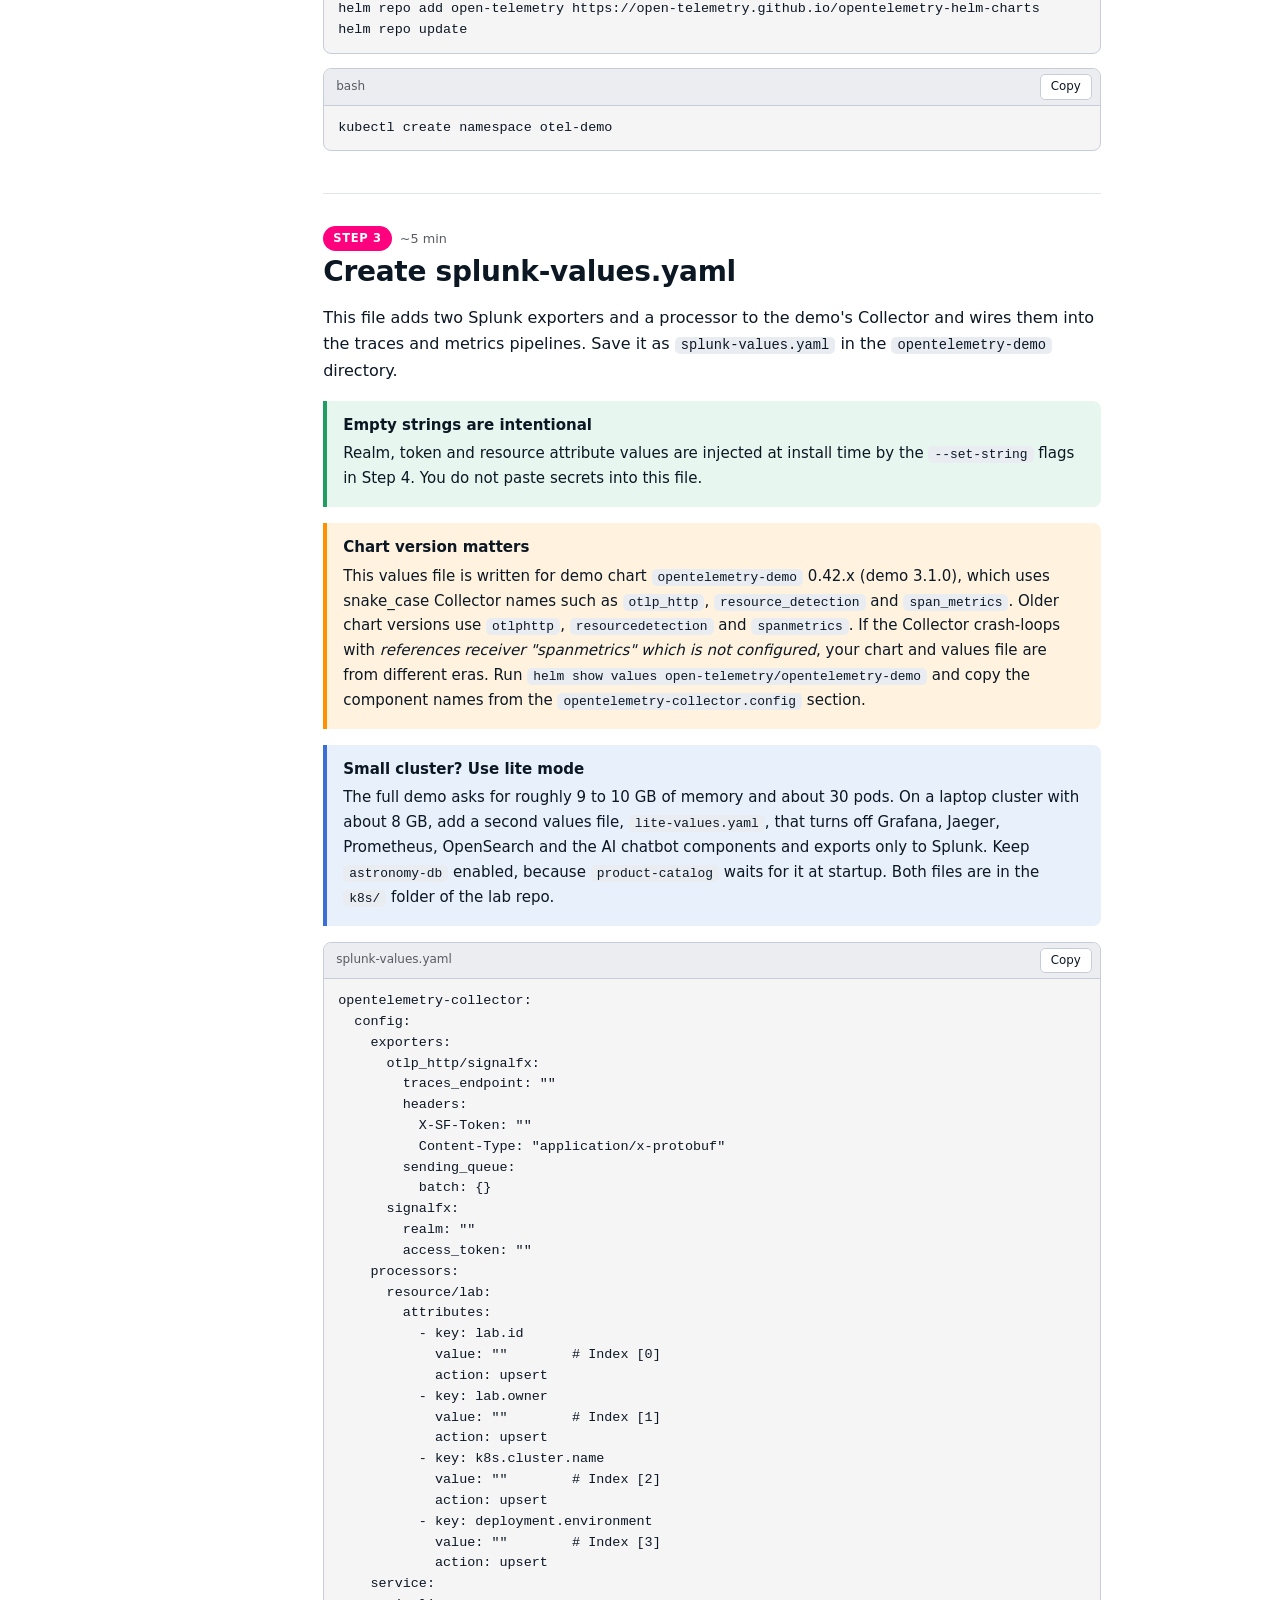
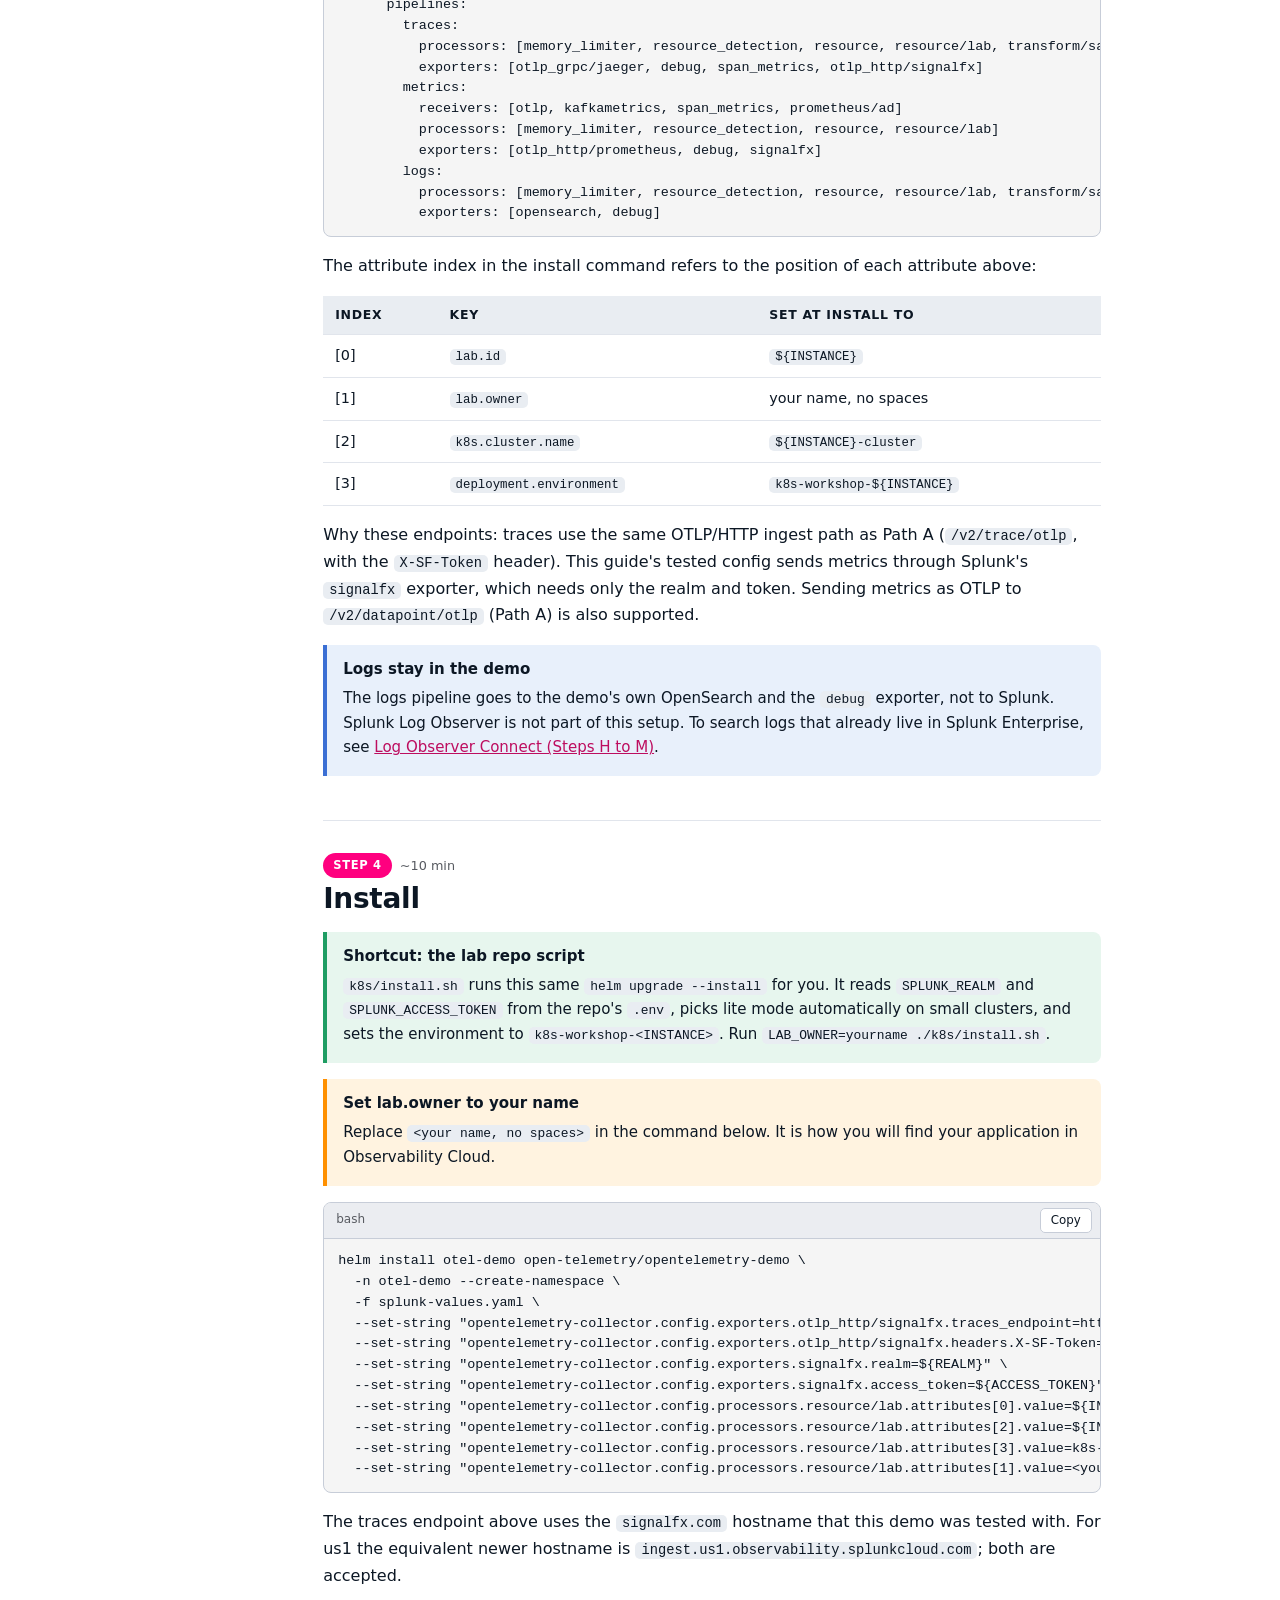
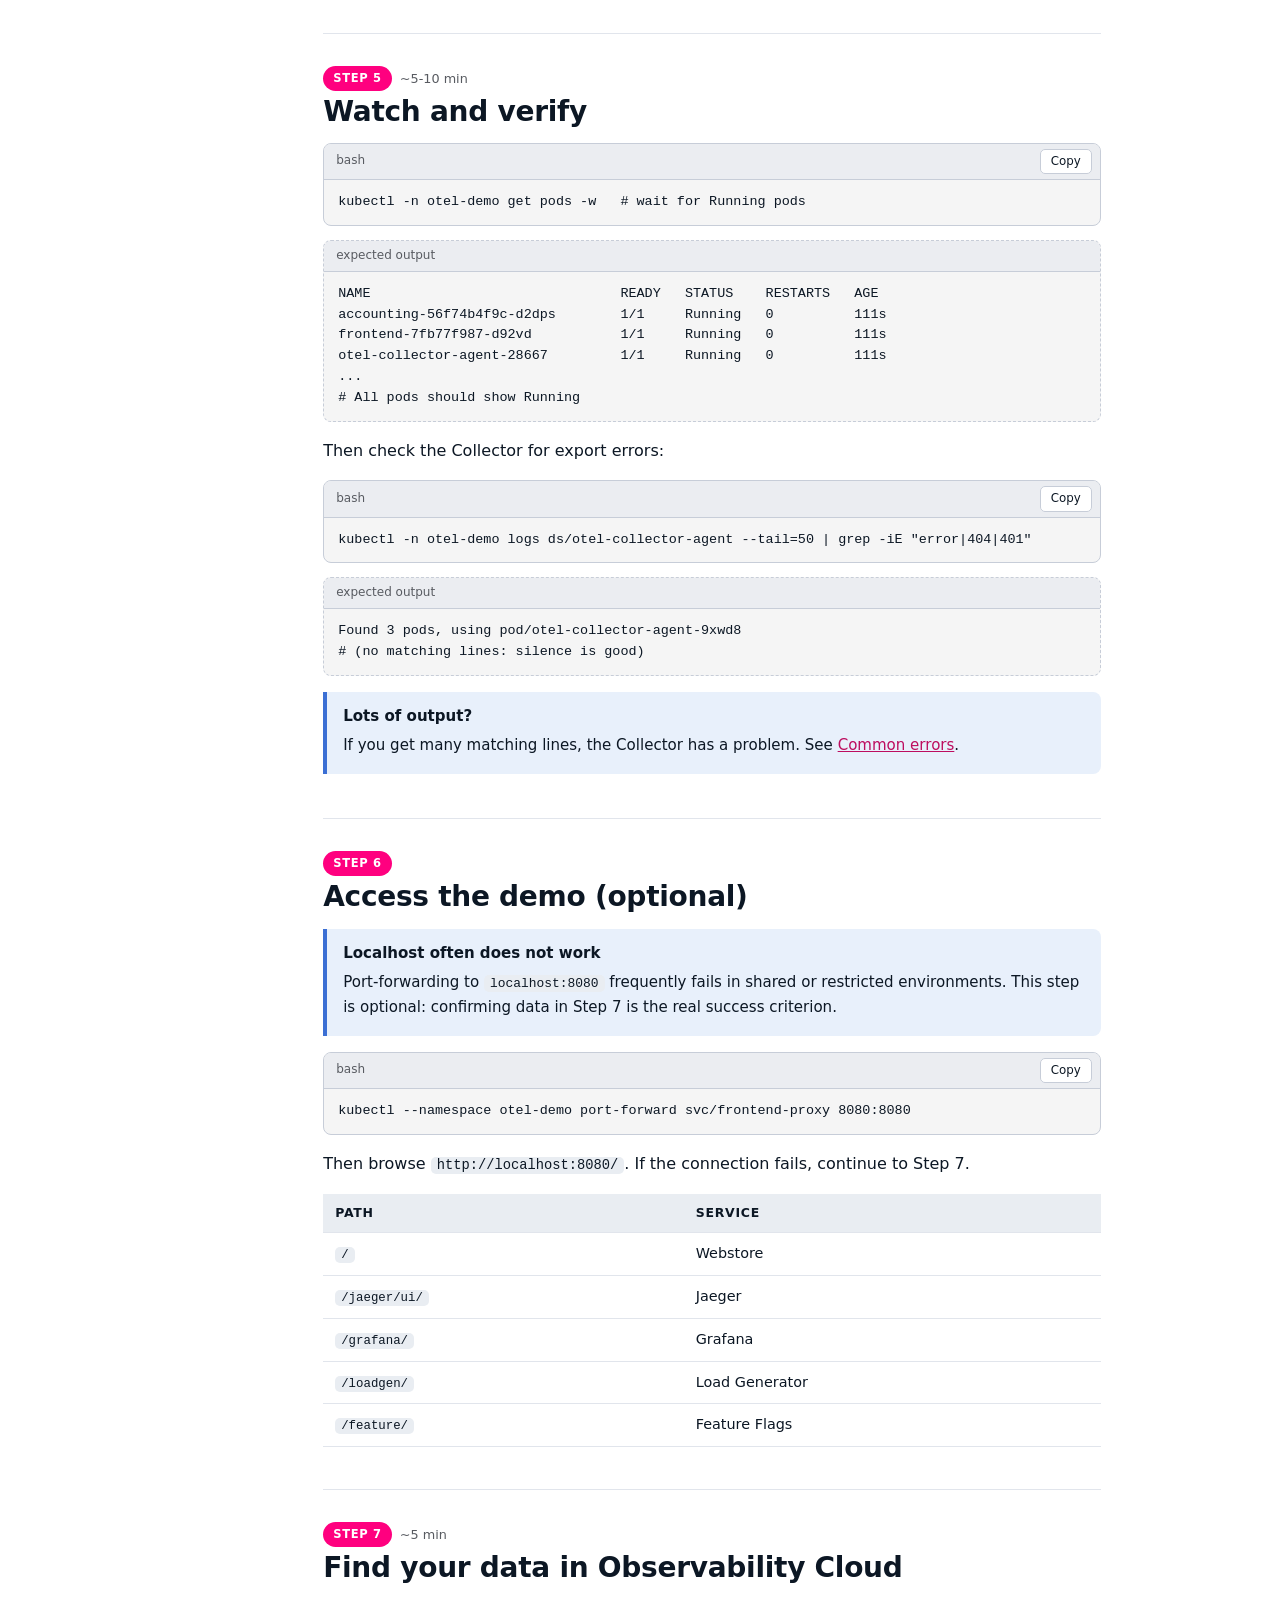
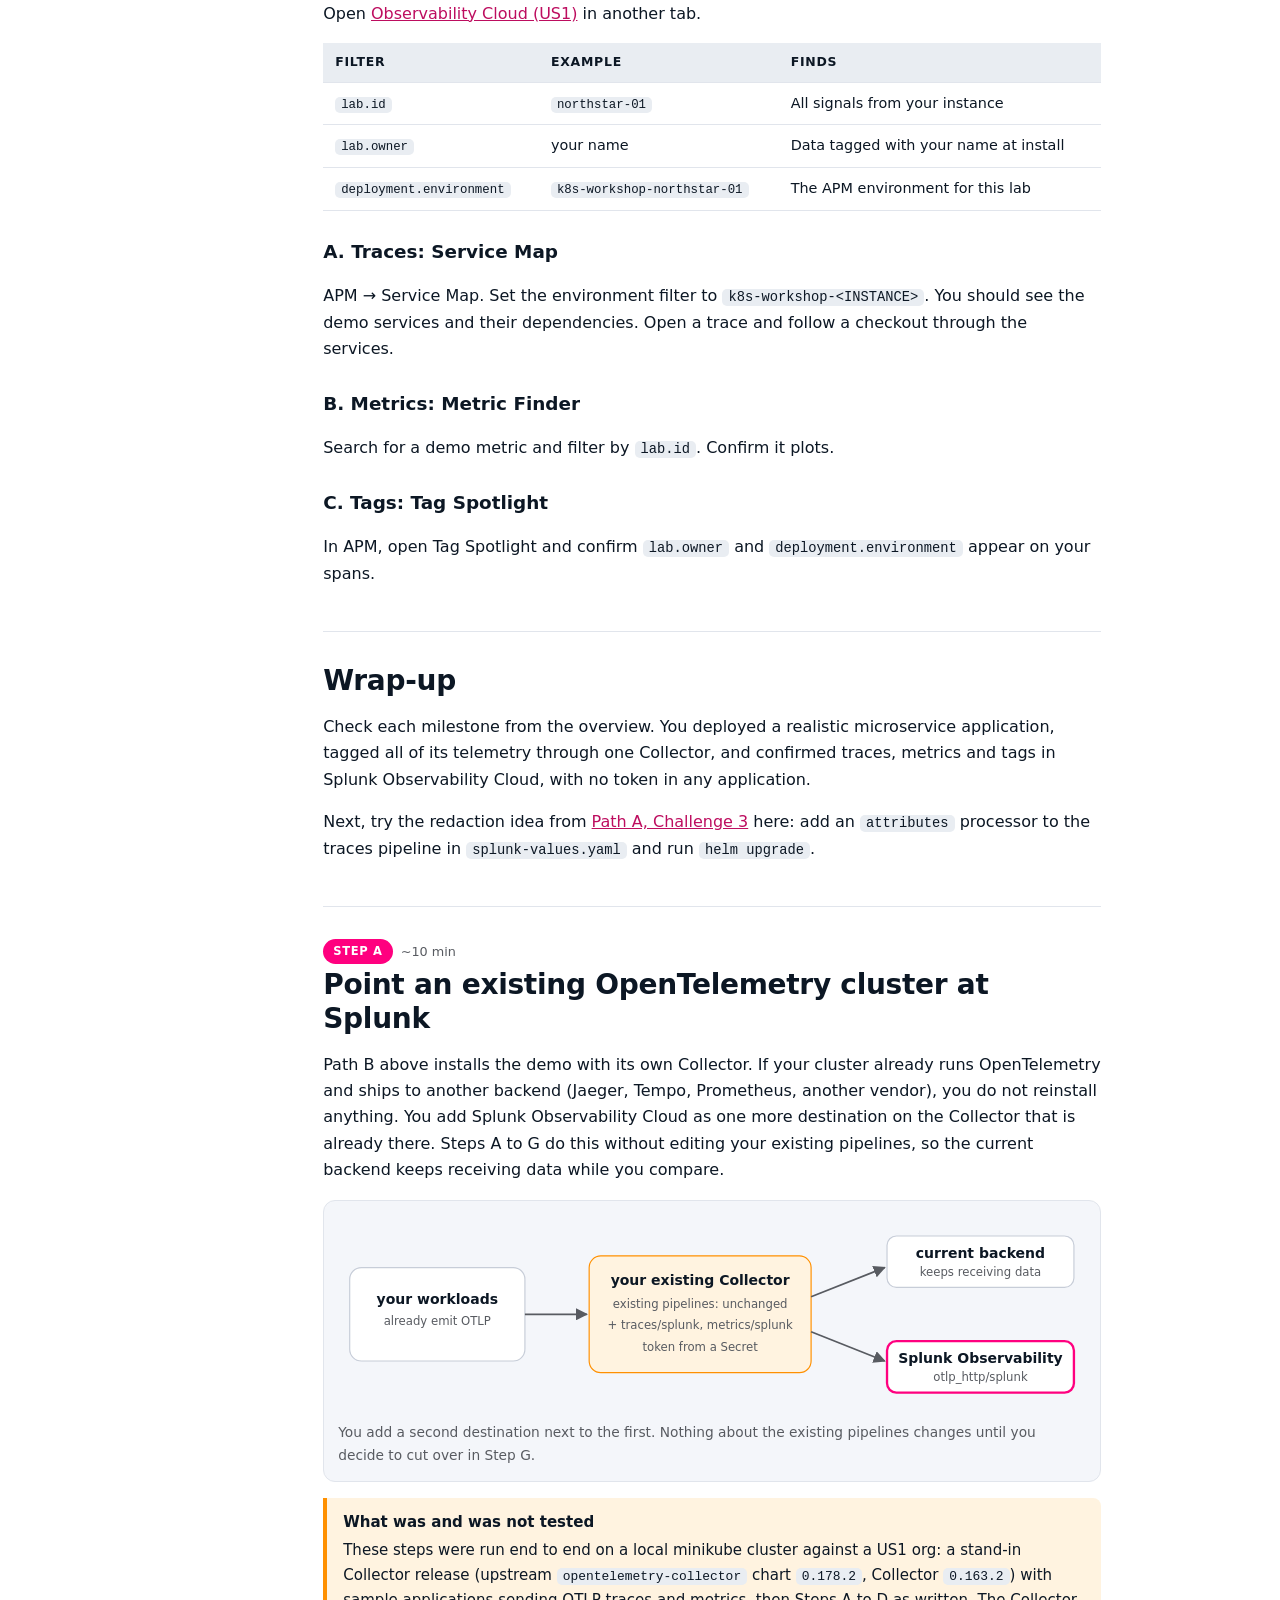
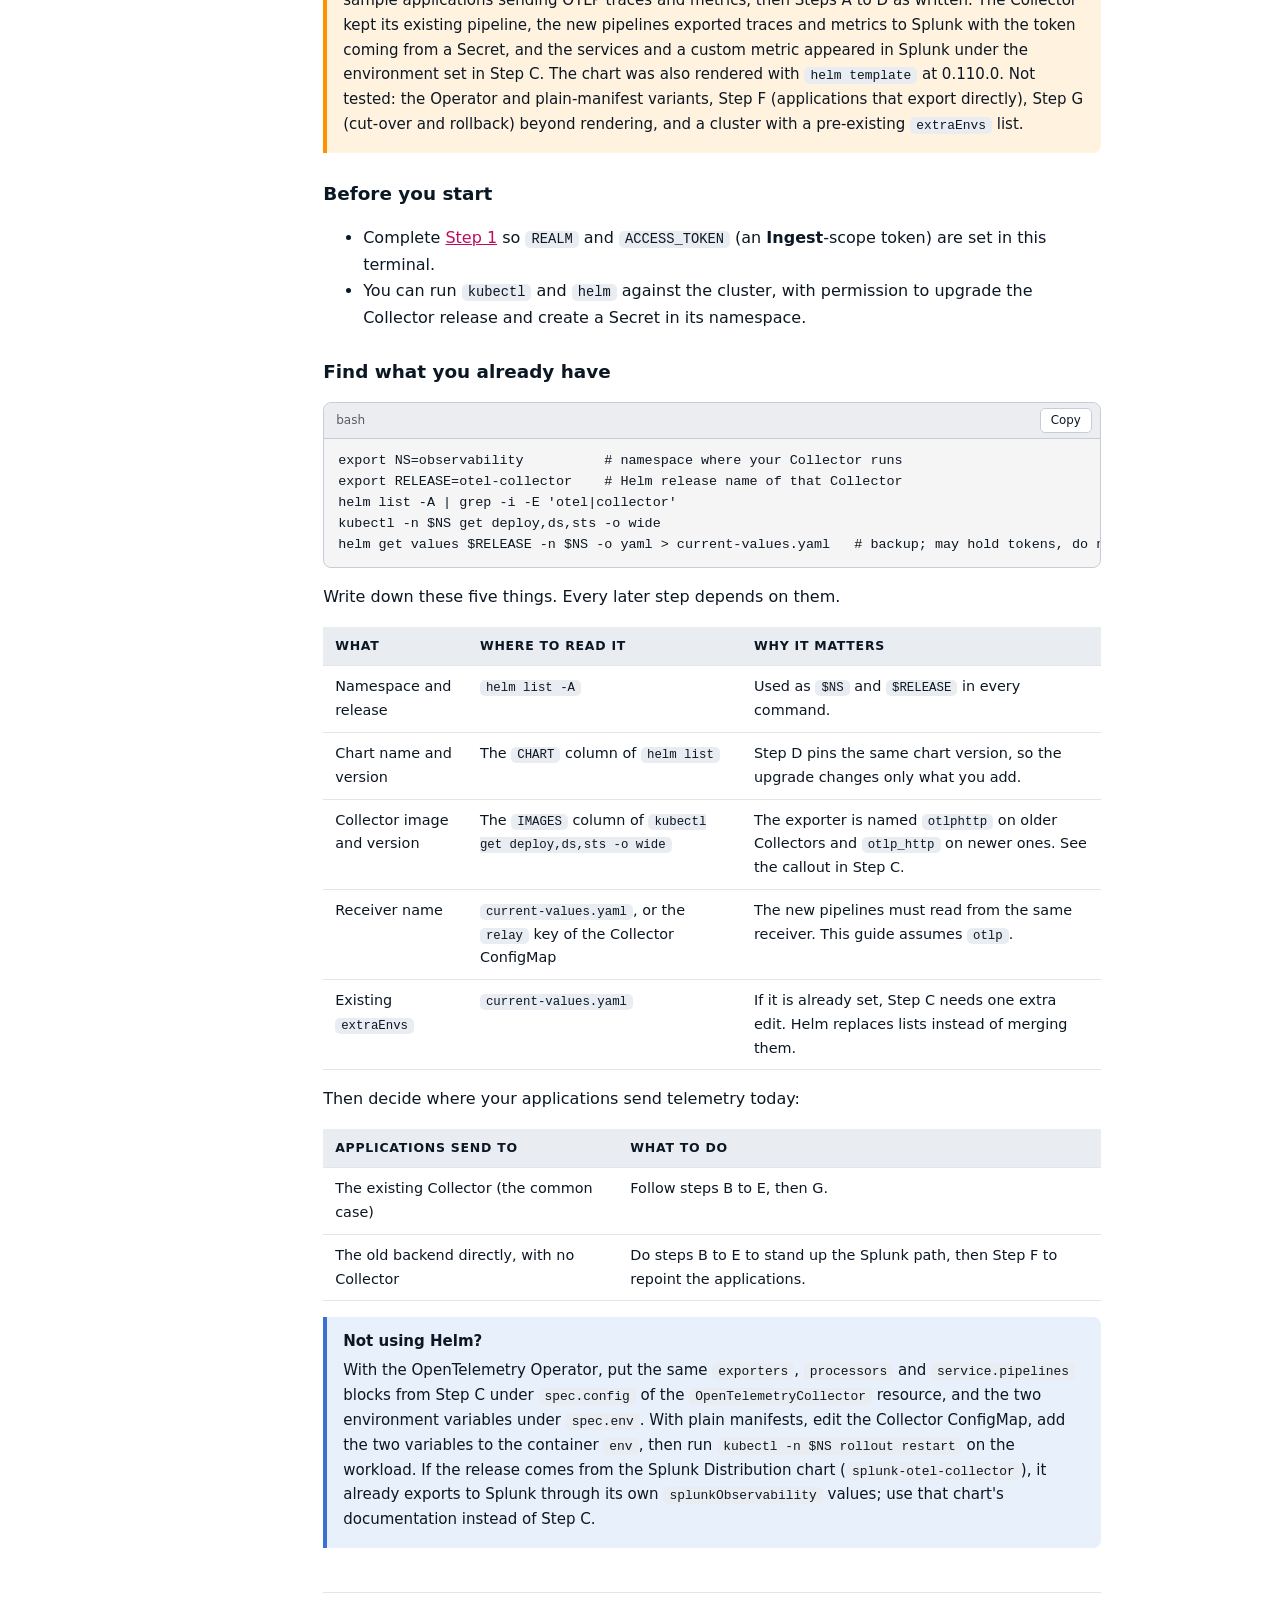
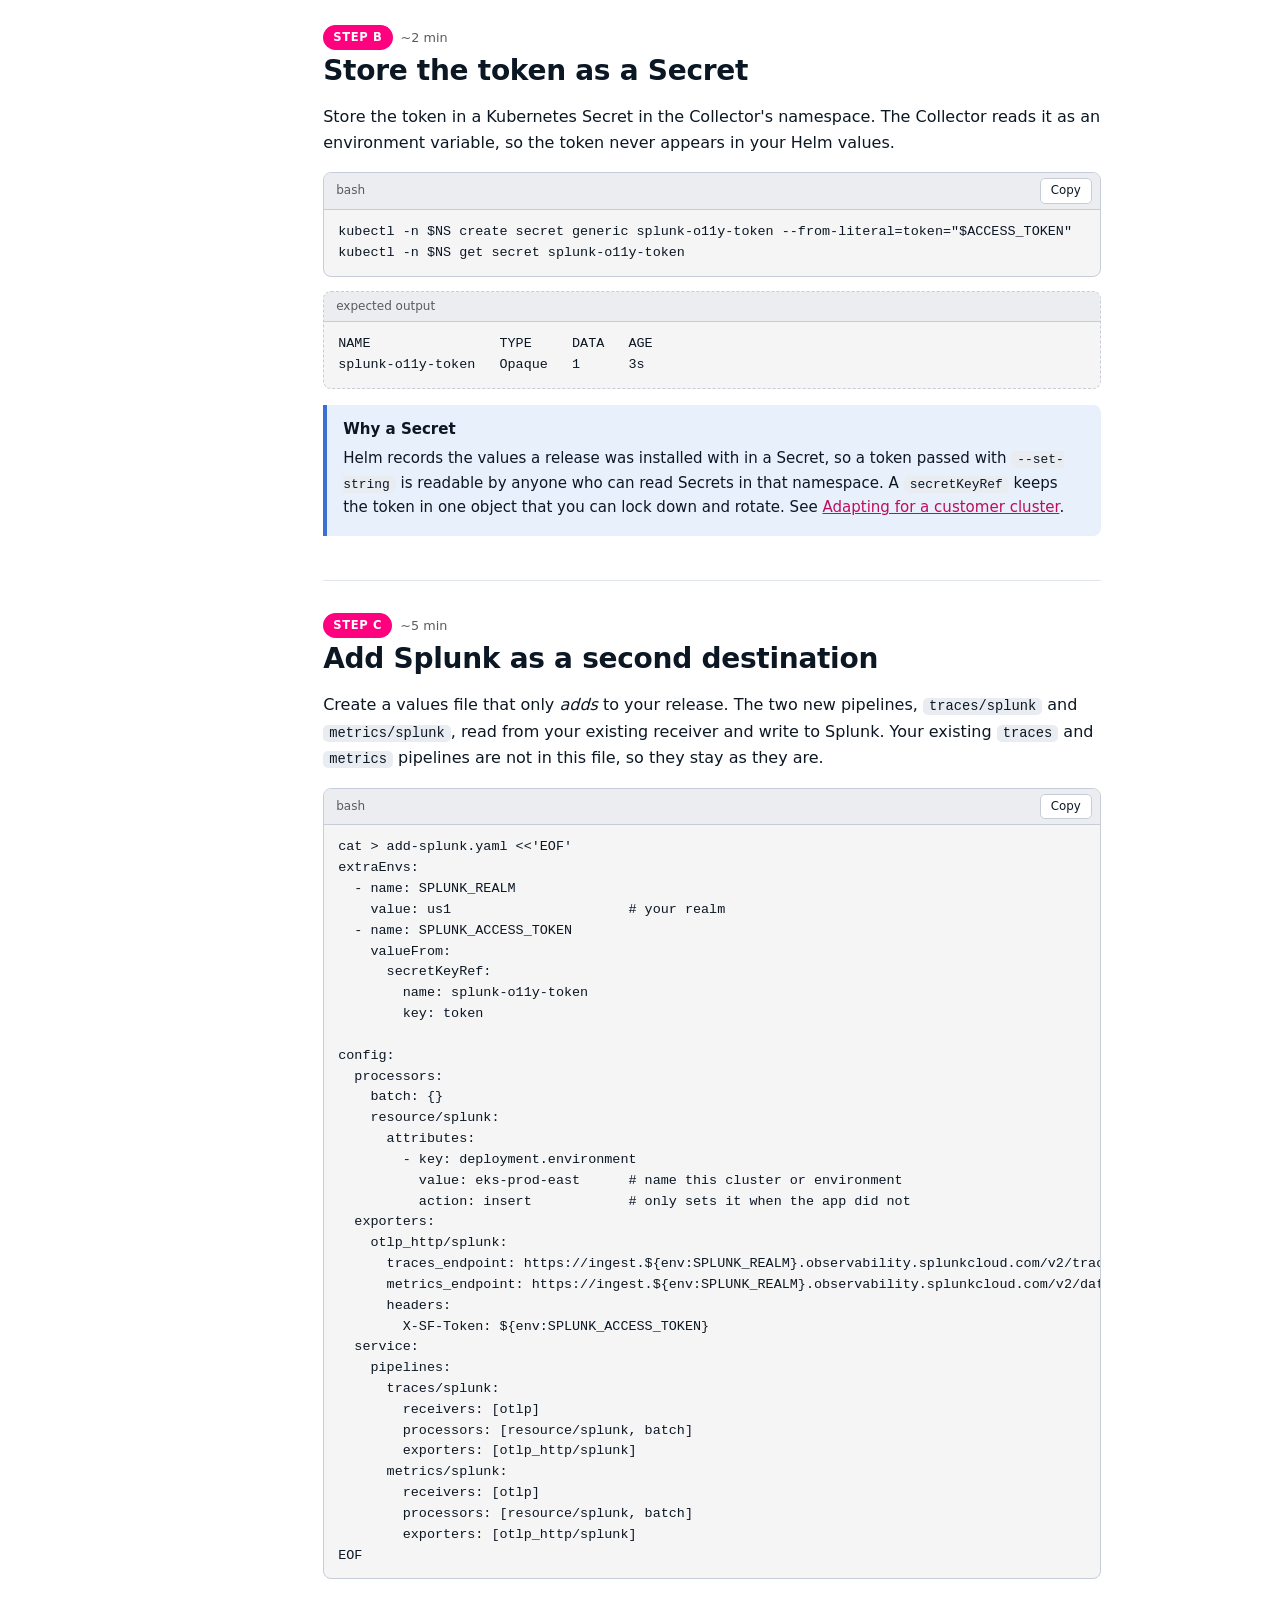
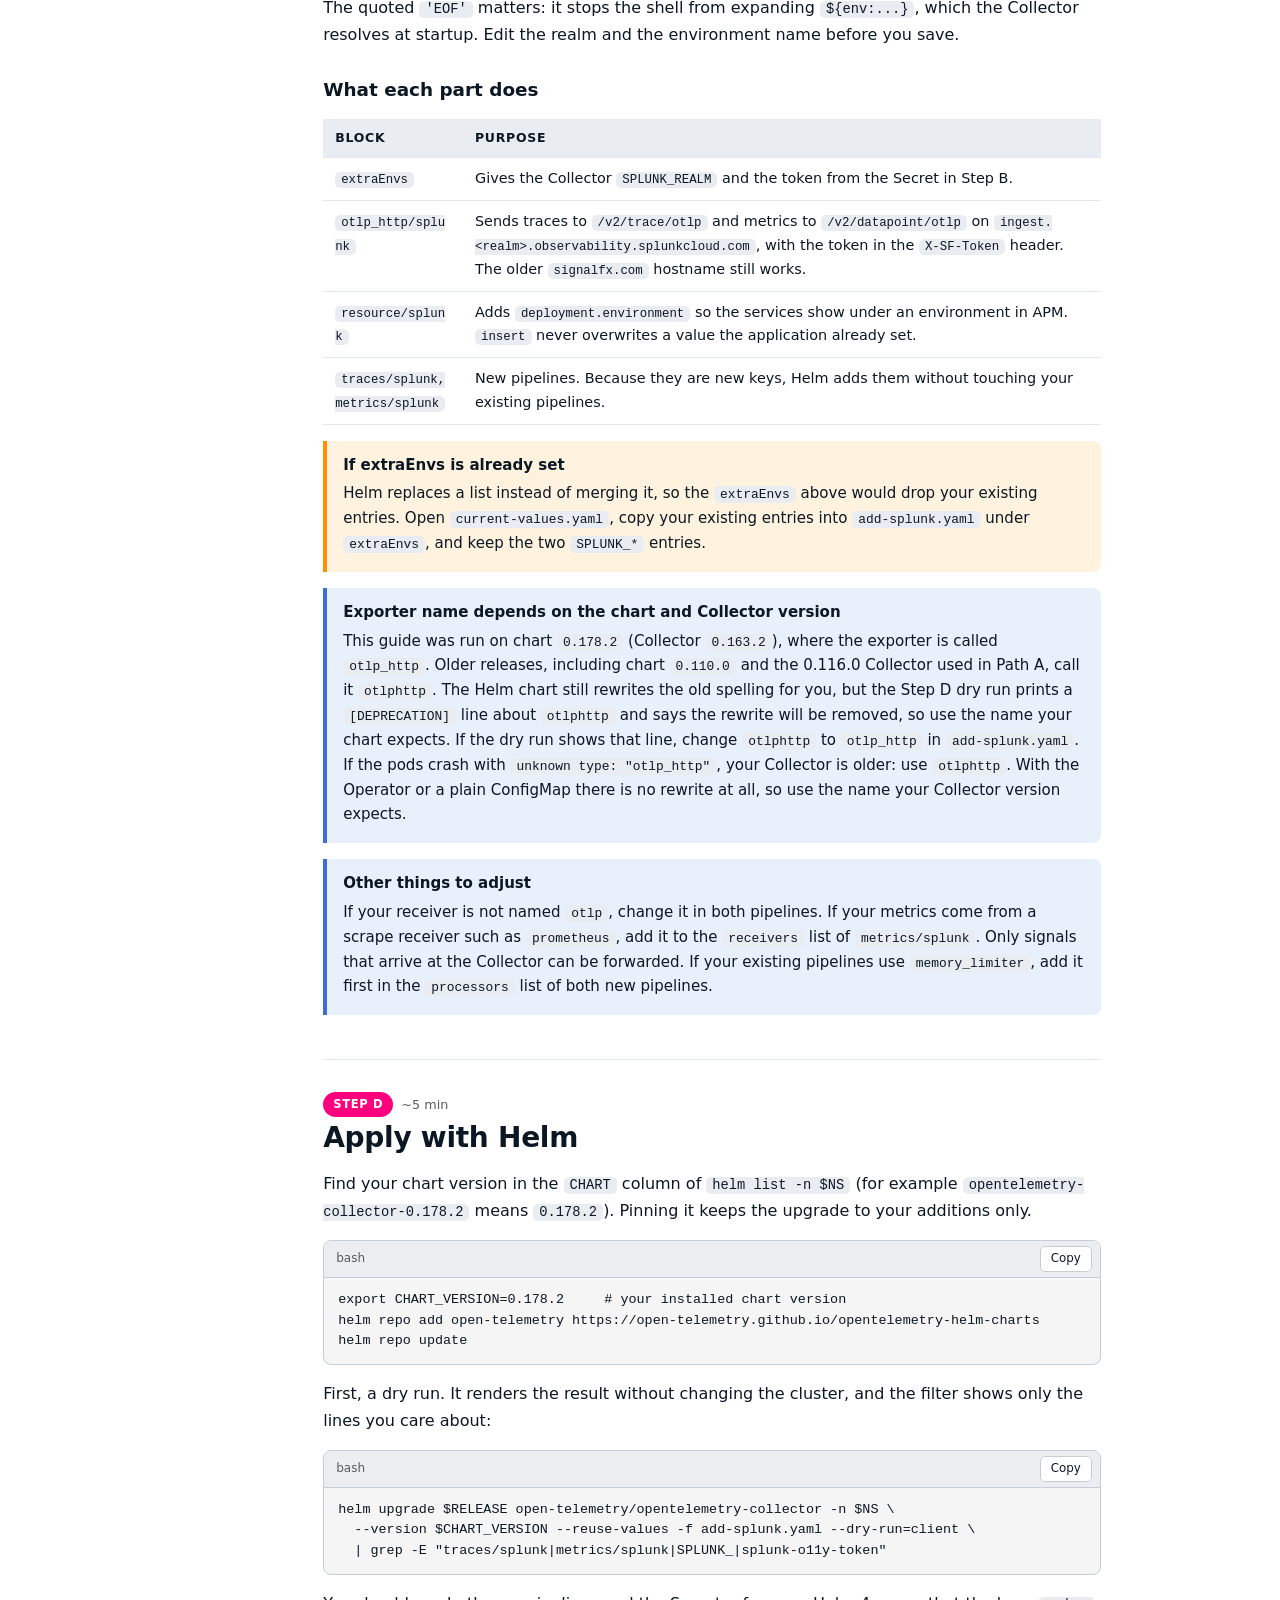
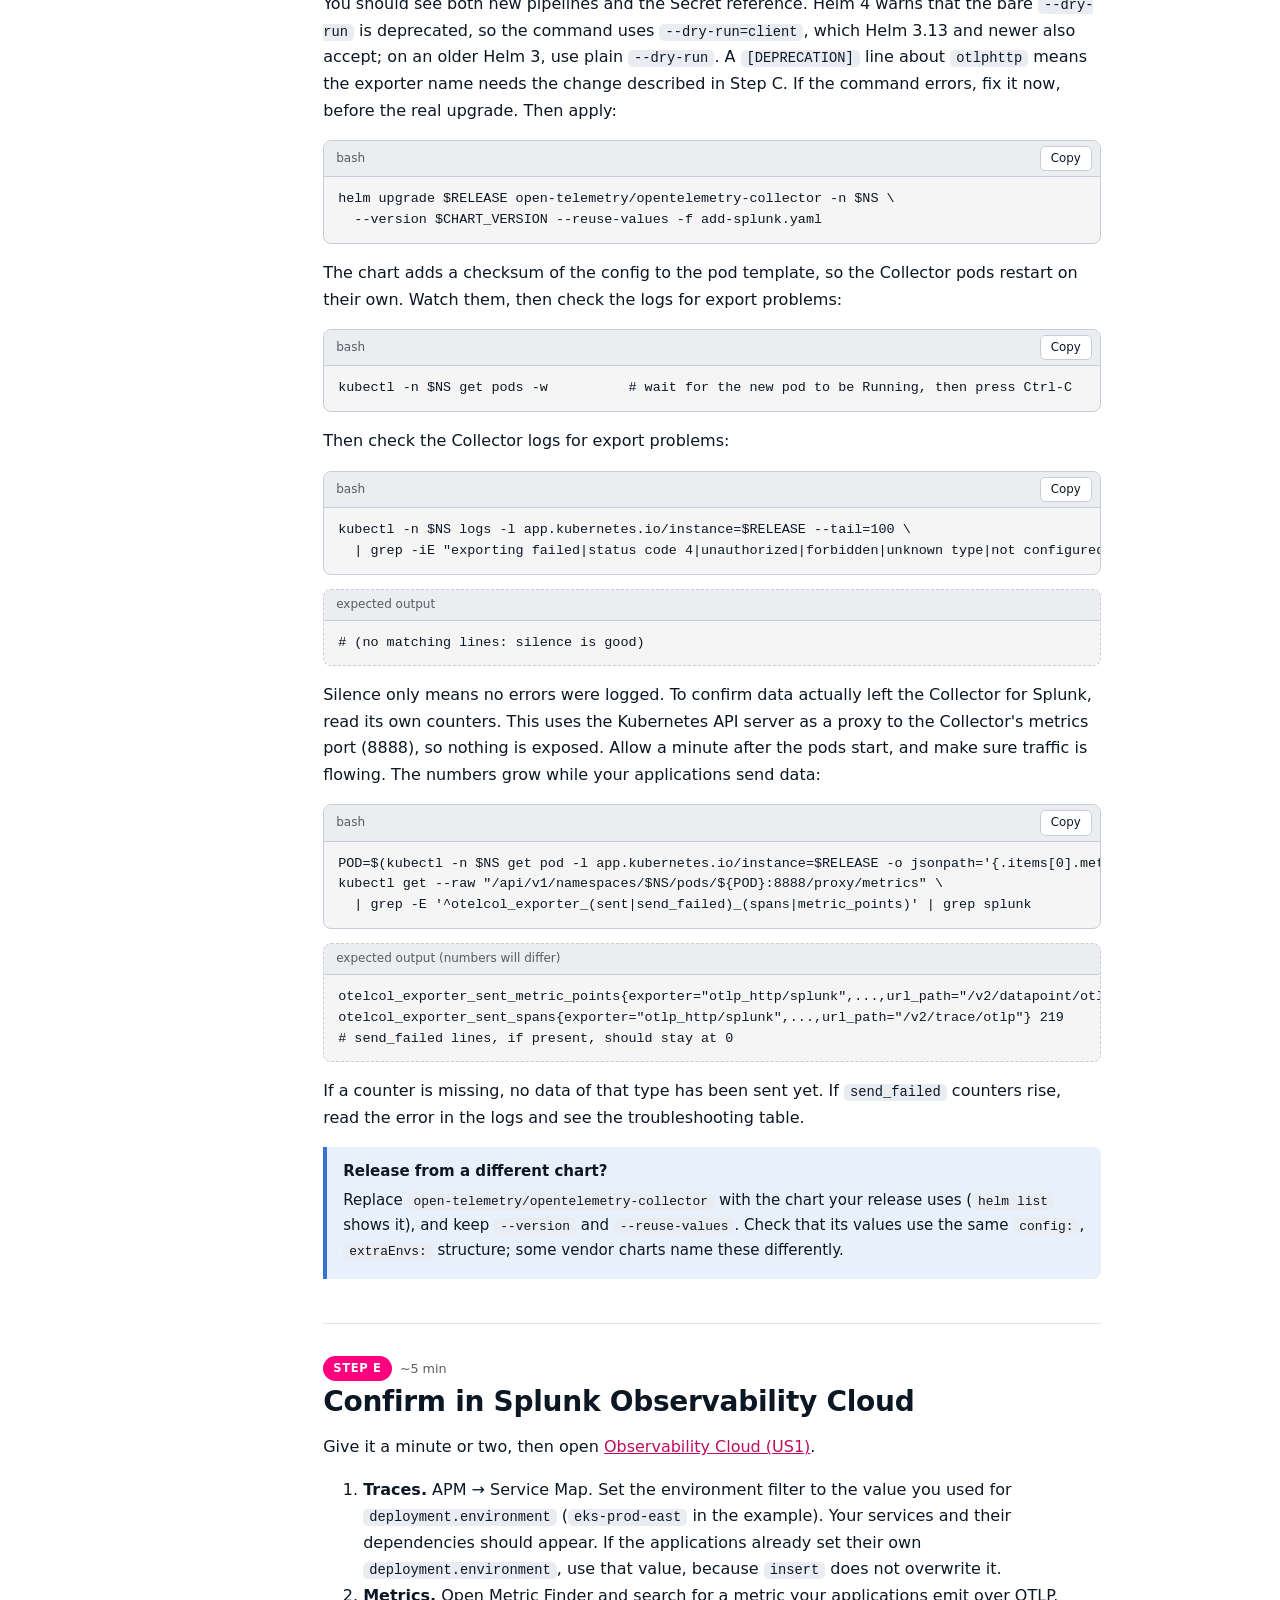
<file: docs/kubernetes.html>
<!doctype html>
<html lang="en">
<head>
<meta charset="utf-8">
<meta name="viewport" content="width=device-width, initial-scale=1">
<title>Path B: OpenTelemetry Demo on Kubernetes</title>
<meta name="description" content="Deploy the OpenTelemetry Demo to Kubernetes with an in-cluster Collector that sends traces and metrics to Splunk Observability Cloud.">
<link rel="icon" href="favicon.svg" type="image/svg+xml">
<link rel="stylesheet" href="style.css">
</head>
<body>
<a class="skip-link" href="#content">Skip to content</a>
<header class="site-header"><div class="site-header__inner">
  <a class="brand" href="index.html"><span class="brand__mark">splunk&gt;</span><span class="brand__tag">upstream otel lab</span></a>
  <div class="header-actions">
    <a class="header-link header-link--primary" href="https://app.us1.signalfx.com/#/home" target="_blank" rel="noopener noreferrer">Observability Cloud (US1)</a>
    <a class="header-link" href="index.html">Path A: Docker or local</a>
    <button type="button" class="theme-toggle" id="themeToggle" aria-label="Toggle light or dark theme">&#9681;</button>
  </div>
</div></header>
<div class="progress" aria-hidden="true"><div class="progress__bar" id="progressBar"></div></div>
<div class="page">
<aside class="sidebar" aria-label="Guide contents"><p class="sidebar__sub">Challenge lab</p><p class="sidebar__group">Start here</p><ul><li><a href="#overview"><span class="num num--dash">-</span>Overview</a></li><li><a href="#preflight"><span class="num">1</span>Pre-flight</a></li></ul><p class="sidebar__group">Deploy</p><ul><li><a href="#clone"><span class="num">2</span>Clone demo repo</a></li><li><a href="#values"><span class="num">3</span>splunk-values.yaml</a></li><li><a href="#install"><span class="num">4</span>Install</a></li><li><a href="#verify"><span class="num">5</span>Watch and verify</a></li></ul><p class="sidebar__group">Confirm in Splunk</p><ul><li><a href="#access"><span class="num">6</span>Access (optional)</a></li><li><a href="#o11y"><span class="num">7</span>Find data in O11y</a></li><li><a href="#wrapup"><span class="num num--dash">-</span>Wrap-up</a></li></ul><p class="sidebar__group">Existing cluster</p><ul><li><a href="#existing"><span class="num">A</span>Inventory</a></li><li><a href="#ex-token"><span class="num">B</span>Token Secret</a></li><li><a href="#ex-config"><span class="num">C</span>Add Splunk exporter</a></li><li><a href="#ex-apply"><span class="num">D</span>Apply with Helm</a></li><li><a href="#ex-verify"><span class="num">E</span>Verify</a></li><li><a href="#ex-apps"><span class="num">F</span>Apps sending direct</a></li><li><a href="#ex-cutover"><span class="num">G</span>Cut over or roll back</a></li><li><a href="#ex-trouble"><span class="num num--dash">-</span>Troubleshooting</a></li></ul><p class="sidebar__group">Splunk Enterprise logs</p><ul><li><a href="#loc"><span class="num">H</span>Overview, us1</a></li><li><a href="#loc-role"><span class="num">I</span>Service account</a></li><li><a href="#loc-wlm"><span class="num">J</span>Workload rule</a></li><li><a href="#loc-cert"><span class="num">K</span>Certificate</a></li><li><a href="#loc-connect"><span class="num">L</span>Add connection</a></li><li><a href="#loc-verify"><span class="num">M</span>Verify</a></li><li><a href="#loc-trouble"><span class="num num--dash">-</span>Troubleshooting</a></li></ul><p class="sidebar__group">Kubernetes navigators</p><ul><li><a href="#nav"><span class="num">N</span>Which Collector?</a></li><li><a href="#nav-splunk"><span class="num">O</span>Splunk distribution</a></li><li><a href="#nav-contrib"><span class="num">P</span>Upstream contrib</a></li><li><a href="#nav-tags"><span class="num">Q</span>Tags to look for</a></li><li><a href="#nav-verify"><span class="num">R</span>Test in the UI</a></li></ul><p class="sidebar__group">Reference</p><ul><li><a href="#cleanup"><span class="num">8</span>Cleanup</a></li><li><a href="#customer"><span class="num num--dash">-</span>Adapting for a customer</a></li><li><a href="#diagnostics"><span class="num num--dash">-</span>Diagnostics</a></li><li><a href="#errors"><span class="num num--dash">-</span>Common errors</a></li></ul><p class="sidebar__group">Path A</p><ul><li><a href="index.html"><span class="num num--dash">-</span>&larr; Docker or local</a></li></ul></aside>
<main id="content">
<section id="overview">
<p class="eyebrow">Path B &middot; Kubernetes &middot; us1</p>
<h1>Deploy the OpenTelemetry Demo to Kubernetes</h1>
<p class="lead">The same demo shown to the customer: about twenty microservices already instrumented with OpenTelemetry, sending OTLP to an in-cluster Collector that tags every signal and exports to Splunk Observability Cloud.</p>
<p class="muted">About 40 minutes &middot; a Kubernetes cluster with <code>kubectl</code> and <code>helm</code> &middot; an ingest token</p>
<figure class="diagram"><svg viewBox="0 0 640 170" role="img" aria-label="Demo microservices send OTLP to an in-cluster Collector that tags and exports to Splunk Observability Cloud"><defs><marker id="ah" viewBox="0 0 10 10" refX="9" refY="5" markerWidth="7" markerHeight="7" orient="auto-start-reverse"><path d="M0 0 L10 5 L0 10 z" fill="currentColor" style="color:var(--ink-muted)"/></marker></defs>
<rect x="10" y="20" width="210" height="130" rx="10" class="node"/><text x="115" y="40" class="lbl">otel-demo namespace</text>
<rect x="28" y="52" width="86" height="26" rx="5" class="node"/><text x="71" y="69" class="sub">frontend</text>
<rect x="120" y="52" width="86" height="26" rx="5" class="node"/><text x="163" y="69" class="sub">cart, checkout</text>
<rect x="28" y="88" width="86" height="26" rx="5" class="node"/><text x="71" y="105" class="sub">payment</text>
<rect x="120" y="88" width="86" height="26" rx="5" class="node"/><text x="163" y="105" class="sub">+ 15 more</text>
<text x="115" y="136" class="sub">OTLP traces and metrics</text>
<rect x="270" y="50" width="170" height="70" rx="10" class="node-warm"/><text x="355" y="74" class="lbl">in-cluster Collector</text><text x="355" y="92" class="sub">resource/lab tags every signal</text><text x="355" y="106" class="sub">adds your token</text>
<rect x="490" y="30" width="140" height="44" rx="8" class="node-accent"/><text x="560" y="49" class="lbl">APM traces</text><text x="560" y="64" class="sub">otlp_http/signalfx</text>
<rect x="490" y="96" width="140" height="44" rx="8" class="node-accent"/><text x="560" y="115" class="lbl">Metrics</text><text x="560" y="130" class="sub">signalfx exporter</text>
<path d="M220 85 L268 85" class="arrow"/><path d="M440 72 L488 55" class="arrow"/><path d="M440 98 L488 116" class="arrow"/></svg><figcaption>Demo microservices send OTLP to the in-cluster Collector. The Collector's <code>resource/lab</code> processor stamps every signal, then traces go out through <code>otlp_http/signalfx</code> and metrics through the <code>signalfx</code> exporter.</figcaption></figure>
<div class="callout callout--info"><span class="callout__title">How this relates to Path A</span><p>This is the <a href="index.html#c2">Collector design</a> from Path A, running as a Kubernetes agent: the apps carry no token, and only the Collector holds it. To compare it with SDK-direct export, use Path A.</p></div>
<div class="callout callout--tip"><span class="callout__title">Already running OpenTelemetry in a cluster?</span><p>You do not need the demo. Skip to <a href="#existing">Steps A to G</a> to add Splunk Observability Cloud as a second destination on the Collector you already have, without changing your existing pipelines.</p></div>
<div class="callout callout--tip"><span class="callout__title">Want the Kubernetes navigators to light up?</span><p>See <a href="#nav">Steps N to R</a> for which Collector to run, the tags to look for, and how to test the correlation in the UI.</p></div>
<div class="callout callout--tip"><span class="callout__title">Want to search logs that are already in Splunk Enterprise?</span><p>See <a href="#loc">Steps H to M</a> to connect Splunk Enterprise to Observability Cloud in realm us1 with Log Observer Connect.</p></div>
<div class="callout"><span class="callout__title">Based on the OpenTelemetry Kubernetes Demo guide</span><p>The steps and commands follow <a href="https://garrett-splunk.github.io/OpenTelemetry-Kubernetes-Demo/">the OpenTelemetry Kubernetes Demo workshop guide</a>, adapted so you can run it on your own cluster. That guide assumes a prepared workshop host where <code>REALM</code>, <code>ACCESS_TOKEN</code> and <code>INSTANCE</code> are already set. Here you set them yourself in Step 1.</p></div>
<h3>Milestones</h3>
<div class="table-wrap"><table class=""><thead><tr><th>Milestone</th><th>Evidence</th></tr></thead><tbody><tr><td>Demo running in Kubernetes</td><td>All pods Running in Step 5</td></tr><tr><td>Collector exporting cleanly</td><td>No 401 or 404 errors in Collector logs</td></tr><tr><td>Traces in APM</td><td>Your services on the Service Map (Step 7)</td></tr><tr><td>Metrics ingested</td><td><code>lab.id</code> metrics plotting in Metric Finder</td></tr><tr><td>Tags applied correctly</td><td><code>lab.owner</code> and <code>deployment.environment</code> in Tag Spotlight</td></tr></tbody></table></div>
</section>
<section id="preflight"><div class="step-meta"><span class="step-badge">Step 1</span><span class="step-time">~5 min</span></div><h2>Pre-flight</h2>
<p>You need a Kubernetes cluster you can reach with <code>kubectl</code>, plus <code>helm</code> and <code>git</code>. The workshop used a three-node k3d cluster; <code>kind</code>, <code>minikube</code> or a cloud cluster also work. The full demo needs roughly 9 to 10 GB of memory. With about 8 GB (for example minikube on Docker Desktop at its default size), use lite mode in Step 3. Check the <a href="https://github.com/open-telemetry/opentelemetry-demo">OpenTelemetry Demo</a> requirements for details.</p>
<div class="code-block" data-copy><div class="code-block__header"><span>bash</span><button class="btn-copy" type="button">Copy</button></div><pre><code>kubectl get nodes</code></pre></div>
<div class="code-block code-block--out"><div class="code-block__header"><span>expected output</span></div><pre><code>NAME                            STATUS   ROLES                  AGE   VERSION
k3d-shw-455e-cluster-agent-0    Ready    &lt;none&gt;                 5d    v1.33.4+k3s1
k3d-shw-455e-cluster-agent-1    Ready    &lt;none&gt;                 5d    v1.33.4+k3s1
k3d-shw-455e-cluster-server-0   Ready    control-plane,master   5d    v1.33.4+k3s1</code></pre></div>
<h3>Set three variables, and where the token goes</h3>
<p>The install command in Step 4 reads three shell variables. They live only in your terminal session, so there is no file to leak.</p>
<div class="code-block" data-copy><div class="code-block__header"><span>bash</span><button class="btn-copy" type="button">Copy</button></div><pre><code>export REALM=us1
read -rs ACCESS_TOKEN &amp;&amp; export ACCESS_TOKEN     # paste your INGEST token, press Enter (it is not echoed)
export INSTANCE=northstar-01                      # short id: lowercase letters, digits, hyphens</code></pre></div>
<div class="code-block" data-copy><div class="code-block__header"><span>bash</span><button class="btn-copy" type="button">Copy</button></div><pre><code>echo &quot;REALM=$REALM&quot;
[ -n &quot;$ACCESS_TOKEN&quot; ] &amp;&amp; echo &quot;TOKEN: set&quot; || echo &quot;TOKEN: MISSING&quot;
echo &quot;INSTANCE=$INSTANCE&quot;</code></pre></div>
<div class="callout"><span class="callout__title">Key idea</span><p><code>INSTANCE</code> becomes <code>lab.id</code>. Resource attributes on the Collector tag every signal with it, so you can filter to your demo in Observability Cloud even if other people share the org.</p></div>
<div class="callout callout--warning"><span class="callout__title">Token type</span><p>Use an org access token with the <strong>Ingest</strong> scope. An API-scope token returns 401 at the ingest endpoint.</p></div>
</section>
<section id="clone"><div class="step-meta"><span class="step-badge">Step 2</span><span class="step-time">~5 min</span></div><h2>Clone the demo repo</h2>
<div class="code-block" data-copy><div class="code-block__header"><span>bash</span><button class="btn-copy" type="button">Copy</button></div><pre><code>cd ~ &amp;&amp; git clone https://github.com/open-telemetry/opentelemetry-demo.git
cd opentelemetry-demo</code></pre></div>
<div class="code-block" data-copy><div class="code-block__header"><span>bash</span><button class="btn-copy" type="button">Copy</button></div><pre><code>helm repo add open-telemetry https://open-telemetry.github.io/opentelemetry-helm-charts
helm repo update</code></pre></div>
<div class="code-block" data-copy><div class="code-block__header"><span>bash</span><button class="btn-copy" type="button">Copy</button></div><pre><code>kubectl create namespace otel-demo</code></pre></div>
</section>
<section id="values"><div class="step-meta"><span class="step-badge">Step 3</span><span class="step-time">~5 min</span></div><h2>Create splunk-values.yaml</h2>
<p>This file adds two Splunk exporters and a processor to the demo's Collector and wires them into the traces and metrics pipelines. Save it as <code>splunk-values.yaml</code> in the <code>opentelemetry-demo</code> directory.</p>
<div class="callout callout--tip"><span class="callout__title">Empty strings are intentional</span><p>Realm, token and resource attribute values are injected at install time by the <code>--set-string</code> flags in Step 4. You do not paste secrets into this file.</p></div>
<div class="callout callout--warning"><span class="callout__title">Chart version matters</span><p>This values file is written for demo chart <code>opentelemetry-demo</code> 0.42.x (demo 3.1.0), which uses snake_case Collector names such as <code>otlp_http</code>, <code>resource_detection</code> and <code>span_metrics</code>. Older chart versions use <code>otlphttp</code>, <code>resourcedetection</code> and <code>spanmetrics</code>. If the Collector crash-loops with <em>references receiver "spanmetrics" which is not configured</em>, your chart and values file are from different eras. Run <code>helm show values open-telemetry/opentelemetry-demo</code> and copy the component names from the <code>opentelemetry-collector.config</code> section.</p></div>
<div class="callout"><span class="callout__title">Small cluster? Use lite mode</span><p>The full demo asks for roughly 9 to 10 GB of memory and about 30 pods. On a laptop cluster with about 8 GB, add a second values file, <code>lite-values.yaml</code>, that turns off Grafana, Jaeger, Prometheus, OpenSearch and the AI chatbot components and exports only to Splunk. Keep <code>astronomy-db</code> enabled, because <code>product-catalog</code> waits for it at startup. Both files are in the <code>k8s/</code> folder of the lab repo.</p></div>

<div class="code-block" data-copy><div class="code-block__header"><span>splunk-values.yaml</span><button class="btn-copy" type="button">Copy</button></div><pre><code>opentelemetry-collector:
  config:
    exporters:
      otlp_http/signalfx:
        traces_endpoint: &quot;&quot;
        headers:
          X-SF-Token: &quot;&quot;
          Content-Type: &quot;application/x-protobuf&quot;
        sending_queue:
          batch: {}
      signalfx:
        realm: &quot;&quot;
        access_token: &quot;&quot;
    processors:
      resource/lab:
        attributes:
          - key: lab.id
            value: &quot;&quot;        # Index [0]
            action: upsert
          - key: lab.owner
            value: &quot;&quot;        # Index [1]
            action: upsert
          - key: k8s.cluster.name
            value: &quot;&quot;        # Index [2]
            action: upsert
          - key: deployment.environment
            value: &quot;&quot;        # Index [3]
            action: upsert
    service:
      pipelines:
        traces:
          processors: [memory_limiter, resource_detection, resource, resource/lab, transform/sanitize_spans, gen_ai_normalizer, transform/redact_sensitive_data, redaction]
          exporters: [otlp_grpc/jaeger, debug, span_metrics, otlp_http/signalfx]
        metrics:
          receivers: [otlp, kafkametrics, span_metrics, prometheus/ad]
          processors: [memory_limiter, resource_detection, resource, resource/lab]
          exporters: [otlp_http/prometheus, debug, signalfx]
        logs:
          processors: [memory_limiter, resource_detection, resource, resource/lab, transform/sanitize_logs]
          exporters: [opensearch, debug]</code></pre></div>
<p>The attribute index in the install command refers to the position of each attribute above:</p>
<div class="table-wrap"><table class=""><thead><tr><th>Index</th><th>Key</th><th>Set at install to</th></tr></thead><tbody><tr><td>[0]</td><td><code>lab.id</code></td><td><code>${INSTANCE}</code></td></tr><tr><td>[1]</td><td><code>lab.owner</code></td><td>your name, no spaces</td></tr><tr><td>[2]</td><td><code>k8s.cluster.name</code></td><td><code>${INSTANCE}-cluster</code></td></tr><tr><td>[3]</td><td><code>deployment.environment</code></td><td><code>k8s-workshop-${INSTANCE}</code></td></tr></tbody></table></div>
<p>Why these endpoints: traces use the same OTLP/HTTP ingest path as Path A (<code>/v2/trace/otlp</code>, with the <code>X-SF-Token</code> header). This guide's tested config sends metrics through Splunk's <code>signalfx</code> exporter, which needs only the realm and token. Sending metrics as OTLP to <code>/v2/datapoint/otlp</code> (Path A) is also supported.</p>
<div class="callout"><span class="callout__title">Logs stay in the demo</span><p>The logs pipeline goes to the demo's own OpenSearch and the <code>debug</code> exporter, not to Splunk. Splunk Log Observer is not part of this setup. To search logs that already live in Splunk Enterprise, see <a href="#loc">Log Observer Connect (Steps H to M)</a>.</p></div>
</section>
<section id="install"><div class="step-meta"><span class="step-badge">Step 4</span><span class="step-time">~10 min</span></div><h2>Install</h2>
<div class="callout callout--tip"><span class="callout__title">Shortcut: the lab repo script</span><p><code>k8s/install.sh</code> runs this same <code>helm upgrade --install</code> for you. It reads <code>SPLUNK_REALM</code> and <code>SPLUNK_ACCESS_TOKEN</code> from the repo's <code>.env</code>, picks lite mode automatically on small clusters, and sets the environment to <code>k8s-workshop-&lt;INSTANCE&gt;</code>. Run <code>LAB_OWNER=yourname ./k8s/install.sh</code>.</p></div>
<div class="callout callout--warning"><span class="callout__title">Set lab.owner to your name</span><p>Replace <code>&lt;your name, no spaces&gt;</code> in the command below. It is how you will find your application in Observability Cloud.</p></div>
<div class="code-block" data-copy><div class="code-block__header"><span>bash</span><button class="btn-copy" type="button">Copy</button></div><pre><code>helm install otel-demo open-telemetry/opentelemetry-demo \
  -n otel-demo --create-namespace \
  -f splunk-values.yaml \
  --set-string &quot;opentelemetry-collector.config.exporters.otlp_http/signalfx.traces_endpoint=https://ingest.${REALM}.signalfx.com/v2/trace/otlp&quot; \
  --set-string &quot;opentelemetry-collector.config.exporters.otlp_http/signalfx.headers.X-SF-Token=${ACCESS_TOKEN}&quot; \
  --set-string &quot;opentelemetry-collector.config.exporters.signalfx.realm=${REALM}&quot; \
  --set-string &quot;opentelemetry-collector.config.exporters.signalfx.access_token=${ACCESS_TOKEN}&quot; \
  --set-string &quot;opentelemetry-collector.config.processors.resource/lab.attributes[0].value=${INSTANCE}&quot; \
  --set-string &quot;opentelemetry-collector.config.processors.resource/lab.attributes[2].value=${INSTANCE}-cluster&quot; \
  --set-string &quot;opentelemetry-collector.config.processors.resource/lab.attributes[3].value=k8s-workshop-${INSTANCE}&quot; \
  --set-string &quot;opentelemetry-collector.config.processors.resource/lab.attributes[1].value=&lt;your name, no spaces&gt;&quot;</code></pre></div>
<p>The traces endpoint above uses the <code>signalfx.com</code> hostname that this demo was tested with. For us1 the equivalent newer hostname is <code>ingest.us1.observability.splunkcloud.com</code>; both are accepted.</p>
</section>
<section id="verify"><div class="step-meta"><span class="step-badge">Step 5</span><span class="step-time">~5-10 min</span></div><h2>Watch and verify</h2>
<div class="code-block" data-copy><div class="code-block__header"><span>bash</span><button class="btn-copy" type="button">Copy</button></div><pre><code>kubectl -n otel-demo get pods -w   # wait for Running pods</code></pre></div>
<div class="code-block code-block--out"><div class="code-block__header"><span>expected output</span></div><pre><code>NAME                               READY   STATUS    RESTARTS   AGE
accounting-56f74b4f9c-d2dps        1/1     Running   0          111s
frontend-7fb77f987-d92vd           1/1     Running   0          111s
otel-collector-agent-28667         1/1     Running   0          111s
...
# All pods should show Running</code></pre></div>
<p>Then check the Collector for export errors:</p>
<div class="code-block" data-copy><div class="code-block__header"><span>bash</span><button class="btn-copy" type="button">Copy</button></div><pre><code>kubectl -n otel-demo logs ds/otel-collector-agent --tail=50 | grep -iE &quot;error|404|401&quot;</code></pre></div>
<div class="code-block code-block--out"><div class="code-block__header"><span>expected output</span></div><pre><code>Found 3 pods, using pod/otel-collector-agent-9xwd8
# (no matching lines: silence is good)</code></pre></div>
<div class="callout"><span class="callout__title">Lots of output?</span><p>If you get many matching lines, the Collector has a problem. See <a href="#errors">Common errors</a>.</p></div>
</section>
<section id="access"><div class="step-meta"><span class="step-badge">Step 6</span></div><h2>Access the demo (optional)</h2>
<div class="callout"><span class="callout__title">Localhost often does not work</span><p>Port-forwarding to <code>localhost:8080</code> frequently fails in shared or restricted environments. This step is optional: confirming data in Step 7 is the real success criterion.</p></div>
<div class="code-block" data-copy><div class="code-block__header"><span>bash</span><button class="btn-copy" type="button">Copy</button></div><pre><code>kubectl --namespace otel-demo port-forward svc/frontend-proxy 8080:8080</code></pre></div>
<p>Then browse <code>http://localhost:8080/</code>. If the connection fails, continue to Step 7.</p>
<div class="table-wrap"><table class=""><thead><tr><th>Path</th><th>Service</th></tr></thead><tbody><tr><td><code>/</code></td><td>Webstore</td></tr><tr><td><code>/jaeger/ui/</code></td><td>Jaeger</td></tr><tr><td><code>/grafana/</code></td><td>Grafana</td></tr><tr><td><code>/loadgen/</code></td><td>Load Generator</td></tr><tr><td><code>/feature/</code></td><td>Feature Flags</td></tr></tbody></table></div>
</section>
<section id="o11y"><div class="step-meta"><span class="step-badge">Step 7</span><span class="step-time">~5 min</span></div><h2>Find your data in Observability Cloud</h2>
<p>Open <a href="https://app.us1.signalfx.com/#/home" target="_blank" rel="noopener noreferrer">Observability Cloud (US1)</a> in another tab.</p>
<div class="table-wrap"><table class=""><thead><tr><th>Filter</th><th>Example</th><th>Finds</th></tr></thead><tbody><tr><td><code>lab.id</code></td><td><code>northstar-01</code></td><td>All signals from your instance</td></tr><tr><td><code>lab.owner</code></td><td>your name</td><td>Data tagged with your name at install</td></tr><tr><td><code>deployment.environment</code></td><td><code>k8s-workshop-northstar-01</code></td><td>The APM environment for this lab</td></tr></tbody></table></div>
<h3>A. Traces: Service Map</h3>
<p>APM &rarr; Service Map. Set the environment filter to <code>k8s-workshop-&lt;INSTANCE&gt;</code>. You should see the demo services and their dependencies. Open a trace and follow a checkout through the services.</p>
<h3>B. Metrics: Metric Finder</h3>
<p>Search for a demo metric and filter by <code>lab.id</code>. Confirm it plots.</p>
<h3>C. Tags: Tag Spotlight</h3>
<p>In APM, open Tag Spotlight and confirm <code>lab.owner</code> and <code>deployment.environment</code> appear on your spans.</p>
</section>
<section id="wrapup"><h2>Wrap-up</h2>
<p>Check each milestone from the overview. You deployed a realistic microservice application, tagged all of its telemetry through one Collector, and confirmed traces, metrics and tags in Splunk Observability Cloud, with no token in any application.</p>
<p>Next, try the redaction idea from <a href="index.html#c3">Path A, Challenge 3</a> here: add an <code>attributes</code> processor to the traces pipeline in <code>splunk-values.yaml</code> and run <code>helm upgrade</code>.</p>
</section>
<section id="existing"><div class="step-meta"><span class="step-badge">Step A</span><span class="step-time">~10 min</span></div><h2>Point an existing OpenTelemetry cluster at Splunk</h2>
<p>Path B above installs the demo with its own Collector. If your cluster already runs OpenTelemetry and ships to another backend (Jaeger, Tempo, Prometheus, another vendor), you do not reinstall anything. You add Splunk Observability Cloud as one more destination on the Collector that is already there. Steps A to G do this without editing your existing pipelines, so the current backend keeps receiving data while you compare.</p>
<figure class="diagram"><svg viewBox="0 0 640 170" role="img" aria-label="An existing Collector keeps sending to the current backend and gains a second pipeline that sends to Splunk Observability Cloud">
<rect x="10" y="45" width="150" height="80" rx="10" class="node"/><text x="85" y="76" class="lbl">your workloads</text><text x="85" y="94" class="sub">already emit OTLP</text>
<rect x="215" y="35" width="190" height="100" rx="10" class="node-warm"/><text x="310" y="60" class="lbl">your existing Collector</text><text x="310" y="80" class="sub">existing pipelines: unchanged</text><text x="310" y="98" class="sub">+ traces/splunk, metrics/splunk</text><text x="310" y="116" class="sub">token from a Secret</text>
<rect x="470" y="18" width="160" height="44" rx="8" class="node"/><text x="550" y="37" class="lbl">current backend</text><text x="550" y="52" class="sub">keeps receiving data</text>
<rect x="470" y="108" width="160" height="44" rx="8" class="node-accent"/><text x="550" y="127" class="lbl">Splunk Observability</text><text x="550" y="142" class="sub">otlp_http/splunk</text>
<path d="M160 85 L213 85" class="arrow"/><path d="M405 70 L468 45" class="arrow"/><path d="M405 100 L468 125" class="arrow"/></svg><figcaption>You add a second destination next to the first. Nothing about the existing pipelines changes until you decide to cut over in Step G.</figcaption></figure>
<div class="callout callout--warning"><span class="callout__title">What was and was not tested</span><p>These steps were run end to end on a local minikube cluster against a US1 org: a stand-in Collector release (upstream <code>opentelemetry-collector</code> chart <code>0.178.2</code>, Collector <code>0.163.2</code>) with sample applications sending OTLP traces and metrics, then Steps A to D as written. The Collector kept its existing pipeline, the new pipelines exported traces and metrics to Splunk with the token coming from a Secret, and the services and a custom metric appeared in Splunk under the environment set in Step C. The chart was also rendered with <code>helm template</code> at 0.110.0. Not tested: the Operator and plain-manifest variants, Step F (applications that export directly), Step G (cut-over and rollback) beyond rendering, and a cluster with a pre-existing <code>extraEnvs</code> list.</p></div>
<h3>Before you start</h3>
<ul><li>Complete <a href="#preflight">Step 1</a> so <code>REALM</code> and <code>ACCESS_TOKEN</code> (an <strong>Ingest</strong>-scope token) are set in this terminal.</li>
<li>You can run <code>kubectl</code> and <code>helm</code> against the cluster, with permission to upgrade the Collector release and create a Secret in its namespace.</li></ul>
<h3>Find what you already have</h3>
<div class="code-block" data-copy><div class="code-block__header"><span>bash</span><button class="btn-copy" type="button">Copy</button></div><pre><code>export NS=observability          # namespace where your Collector runs
export RELEASE=otel-collector    # Helm release name of that Collector
helm list -A | grep -i -E &#x27;otel|collector&#x27;
kubectl -n $NS get deploy,ds,sts -o wide
helm get values $RELEASE -n $NS -o yaml &gt; current-values.yaml   # backup; may hold tokens, do not commit</code></pre></div>
<p>Write down these five things. Every later step depends on them.</p>
<div class="table-wrap"><table class=""><thead><tr><th>What</th><th>Where to read it</th><th>Why it matters</th></tr></thead><tbody><tr><td>Namespace and release</td><td><code>helm list -A</code></td><td>Used as <code>$NS</code> and <code>$RELEASE</code> in every command.</td></tr>
<tr><td>Chart name and version</td><td>The <code>CHART</code> column of <code>helm list</code></td><td>Step D pins the same chart version, so the upgrade changes only what you add.</td></tr>
<tr><td>Collector image and version</td><td>The <code>IMAGES</code> column of <code>kubectl get deploy,ds,sts -o wide</code></td><td>The exporter is named <code>otlphttp</code> on older Collectors and <code>otlp_http</code> on newer ones. See the callout in Step C.</td></tr>
<tr><td>Receiver name</td><td><code>current-values.yaml</code>, or the <code>relay</code> key of the Collector ConfigMap</td><td>The new pipelines must read from the same receiver. This guide assumes <code>otlp</code>.</td></tr>
<tr><td>Existing <code>extraEnvs</code></td><td><code>current-values.yaml</code></td><td>If it is already set, Step C needs one extra edit. Helm replaces lists instead of merging them.</td></tr>
</tbody></table></div>
<p>Then decide where your applications send telemetry today:</p>
<div class="table-wrap"><table class=""><thead><tr><th>Applications send to</th><th>What to do</th></tr></thead><tbody><tr><td>The existing Collector (the common case)</td><td>Follow steps B to E, then G.</td></tr>
<tr><td>The old backend directly, with no Collector</td><td>Do steps B to E to stand up the Splunk path, then Step F to repoint the applications.</td></tr>
</tbody></table></div>
<div class="callout"><span class="callout__title">Not using Helm?</span><p>With the OpenTelemetry Operator, put the same <code>exporters</code>, <code>processors</code> and <code>service.pipelines</code> blocks from Step C under <code>spec.config</code> of the <code>OpenTelemetryCollector</code> resource, and the two environment variables under <code>spec.env</code>. With plain manifests, edit the Collector ConfigMap, add the two variables to the container <code>env</code>, then run <code>kubectl -n $NS rollout restart</code> on the workload. If the release comes from the Splunk Distribution chart (<code>splunk-otel-collector</code>), it already exports to Splunk through its own <code>splunkObservability</code> values; use that chart's documentation instead of Step C.</p></div>
</section>
<section id="ex-token"><div class="step-meta"><span class="step-badge">Step B</span><span class="step-time">~2 min</span></div><h2>Store the token as a Secret</h2>
<p>Store the token in a Kubernetes Secret in the Collector's namespace. The Collector reads it as an environment variable, so the token never appears in your Helm values.</p>
<div class="code-block" data-copy><div class="code-block__header"><span>bash</span><button class="btn-copy" type="button">Copy</button></div><pre><code>kubectl -n $NS create secret generic splunk-o11y-token --from-literal=token=&quot;$ACCESS_TOKEN&quot;
kubectl -n $NS get secret splunk-o11y-token</code></pre></div>
<div class="code-block code-block--out"><div class="code-block__header"><span>expected output</span></div><pre><code>NAME                TYPE     DATA   AGE
splunk-o11y-token   Opaque   1      3s</code></pre></div>
<div class="callout callout--info"><span class="callout__title">Why a Secret</span><p>Helm records the values a release was installed with in a Secret, so a token passed with <code>--set-string</code> is readable by anyone who can read Secrets in that namespace. A <code>secretKeyRef</code> keeps the token in one object that you can lock down and rotate. See <a href="#customer">Adapting for a customer cluster</a>.</p></div>
</section>
<section id="ex-config"><div class="step-meta"><span class="step-badge">Step C</span><span class="step-time">~5 min</span></div><h2>Add Splunk as a second destination</h2>
<p>Create a values file that only <em>adds</em> to your release. The two new pipelines, <code>traces/splunk</code> and <code>metrics/splunk</code>, read from your existing receiver and write to Splunk. Your existing <code>traces</code> and <code>metrics</code> pipelines are not in this file, so they stay as they are.</p>
<div class="code-block" data-copy><div class="code-block__header"><span>bash</span><button class="btn-copy" type="button">Copy</button></div><pre><code>cat &gt; add-splunk.yaml &lt;&lt;&#x27;EOF&#x27;
extraEnvs:
  - name: SPLUNK_REALM
    value: us1                      # your realm
  - name: SPLUNK_ACCESS_TOKEN
    valueFrom:
      secretKeyRef:
        name: splunk-o11y-token
        key: token

config:
  processors:
    batch: {}
    resource/splunk:
      attributes:
        - key: deployment.environment
          value: eks-prod-east      # name this cluster or environment
          action: insert            # only sets it when the app did not
  exporters:
    otlp_http/splunk:
      traces_endpoint: https://ingest.${env:SPLUNK_REALM}.observability.splunkcloud.com/v2/trace/otlp
      metrics_endpoint: https://ingest.${env:SPLUNK_REALM}.observability.splunkcloud.com/v2/datapoint/otlp
      headers:
        X-SF-Token: ${env:SPLUNK_ACCESS_TOKEN}
  service:
    pipelines:
      traces/splunk:
        receivers: [otlp]
        processors: [resource/splunk, batch]
        exporters: [otlp_http/splunk]
      metrics/splunk:
        receivers: [otlp]
        processors: [resource/splunk, batch]
        exporters: [otlp_http/splunk]
EOF</code></pre></div>
<p>The quoted <code>'EOF'</code> matters: it stops the shell from expanding <code>${env:...}</code>, which the Collector resolves at startup. Edit the realm and the environment name before you save.</p>
<h3>What each part does</h3>
<div class="table-wrap"><table class=""><thead><tr><th>Block</th><th>Purpose</th></tr></thead><tbody><tr><td><code>extraEnvs</code></td><td>Gives the Collector <code>SPLUNK_REALM</code> and the token from the Secret in Step B.</td></tr>
<tr><td><code>otlp_http/splunk</code></td><td>Sends traces to <code>/v2/trace/otlp</code> and metrics to <code>/v2/datapoint/otlp</code> on <code>ingest.&lt;realm&gt;.observability.splunkcloud.com</code>, with the token in the <code>X-SF-Token</code> header. The older <code>signalfx.com</code> hostname still works.</td></tr>
<tr><td><code>resource/splunk</code></td><td>Adds <code>deployment.environment</code> so the services show under an environment in APM. <code>insert</code> never overwrites a value the application already set.</td></tr>
<tr><td><code>traces/splunk, metrics/splunk</code></td><td>New pipelines. Because they are new keys, Helm adds them without touching your existing pipelines.</td></tr>
</tbody></table></div>
<div class="callout callout--warning"><span class="callout__title">If extraEnvs is already set</span><p>Helm replaces a list instead of merging it, so the <code>extraEnvs</code> above would drop your existing entries. Open <code>current-values.yaml</code>, copy your existing entries into <code>add-splunk.yaml</code> under <code>extraEnvs</code>, and keep the two <code>SPLUNK_*</code> entries.</p></div>
<div class="callout callout--info"><span class="callout__title">Exporter name depends on the chart and Collector version</span><p>This guide was run on chart <code>0.178.2</code> (Collector <code>0.163.2</code>), where the exporter is called <code>otlp_http</code>. Older releases, including chart <code>0.110.0</code> and the 0.116.0 Collector used in Path A, call it <code>otlphttp</code>. The Helm chart still rewrites the old spelling for you, but the Step D dry run prints a <code>[DEPRECATION]</code> line about <code>otlphttp</code> and says the rewrite will be removed, so use the name your chart expects. If the dry run shows that line, change <code>otlphttp</code> to <code>otlp_http</code> in <code>add-splunk.yaml</code>. If the pods crash with <code>unknown type: &quot;otlp_http&quot;</code>, your Collector is older: use <code>otlphttp</code>. With the Operator or a plain ConfigMap there is no rewrite at all, so use the name your Collector version expects.</p></div>
<div class="callout"><span class="callout__title">Other things to adjust</span><p>If your receiver is not named <code>otlp</code>, change it in both pipelines. If your metrics come from a scrape receiver such as <code>prometheus</code>, add it to the <code>receivers</code> list of <code>metrics/splunk</code>. Only signals that arrive at the Collector can be forwarded. If your existing pipelines use <code>memory_limiter</code>, add it first in the <code>processors</code> list of both new pipelines.</p></div>
</section>
<section id="ex-apply"><div class="step-meta"><span class="step-badge">Step D</span><span class="step-time">~5 min</span></div><h2>Apply with Helm</h2>
<p>Find your chart version in the <code>CHART</code> column of <code>helm list -n $NS</code> (for example <code>opentelemetry-collector-0.178.2</code> means <code>0.178.2</code>). Pinning it keeps the upgrade to your additions only.</p>
<div class="code-block" data-copy><div class="code-block__header"><span>bash</span><button class="btn-copy" type="button">Copy</button></div><pre><code>export CHART_VERSION=0.178.2     # your installed chart version
helm repo add open-telemetry https://open-telemetry.github.io/opentelemetry-helm-charts
helm repo update</code></pre></div>
<p>First, a dry run. It renders the result without changing the cluster, and the filter shows only the lines you care about:</p>
<div class="code-block" data-copy><div class="code-block__header"><span>bash</span><button class="btn-copy" type="button">Copy</button></div><pre><code>helm upgrade $RELEASE open-telemetry/opentelemetry-collector -n $NS \
  --version $CHART_VERSION --reuse-values -f add-splunk.yaml --dry-run=client \
  | grep -E &quot;traces/splunk|metrics/splunk|SPLUNK_|splunk-o11y-token&quot;</code></pre></div>
<p>You should see both new pipelines and the Secret reference. Helm 4 warns that the bare <code>--dry-run</code> is deprecated, so the command uses <code>--dry-run=client</code>, which Helm 3.13 and newer also accept; on an older Helm 3, use plain <code>--dry-run</code>. A <code>[DEPRECATION]</code> line about <code>otlphttp</code> means the exporter name needs the change described in Step C. If the command errors, fix it now, before the real upgrade. Then apply:</p>
<div class="code-block" data-copy><div class="code-block__header"><span>bash</span><button class="btn-copy" type="button">Copy</button></div><pre><code>helm upgrade $RELEASE open-telemetry/opentelemetry-collector -n $NS \
  --version $CHART_VERSION --reuse-values -f add-splunk.yaml</code></pre></div>
<p>The chart adds a checksum of the config to the pod template, so the Collector pods restart on their own. Watch them, then check the logs for export problems:</p>
<div class="code-block" data-copy><div class="code-block__header"><span>bash</span><button class="btn-copy" type="button">Copy</button></div><pre><code>kubectl -n $NS get pods -w          # wait for the new pod to be Running, then press Ctrl-C</code></pre></div>
<p>Then check the Collector logs for export problems:</p>
<div class="code-block" data-copy><div class="code-block__header"><span>bash</span><button class="btn-copy" type="button">Copy</button></div><pre><code>kubectl -n $NS logs -l app.kubernetes.io/instance=$RELEASE --tail=100 \
  | grep -iE &quot;exporting failed|status code 4|unauthorized|forbidden|unknown type|not configured&quot;</code></pre></div>
<div class="code-block code-block--out"><div class="code-block__header"><span>expected output</span></div><pre><code># (no matching lines: silence is good)</code></pre></div>
<p>Silence only means no errors were logged. To confirm data actually left the Collector for Splunk, read its own counters. This uses the Kubernetes API server as a proxy to the Collector's metrics port (8888), so nothing is exposed. Allow a minute after the pods start, and make sure traffic is flowing. The numbers grow while your applications send data:</p>
<div class="code-block" data-copy><div class="code-block__header"><span>bash</span><button class="btn-copy" type="button">Copy</button></div><pre><code>POD=$(kubectl -n $NS get pod -l app.kubernetes.io/instance=$RELEASE -o jsonpath=&#x27;{.items[0].metadata.name}&#x27;)
kubectl get --raw &quot;/api/v1/namespaces/$NS/pods/${POD}:8888/proxy/metrics&quot; \
  | grep -E &#x27;^otelcol_exporter_(sent|send_failed)_(spans|metric_points)&#x27; | grep splunk</code></pre></div>
<div class="code-block code-block--out"><div class="code-block__header"><span>expected output (numbers will differ)</span></div><pre><code>otelcol_exporter_sent_metric_points{exporter=&quot;otlp_http/splunk&quot;,...,url_path=&quot;/v2/datapoint/otlp&quot;} 100
otelcol_exporter_sent_spans{exporter=&quot;otlp_http/splunk&quot;,...,url_path=&quot;/v2/trace/otlp&quot;} 219
# send_failed lines, if present, should stay at 0</code></pre></div>
<p>If a counter is missing, no data of that type has been sent yet. If <code>send_failed</code> counters rise, read the error in the logs and see the troubleshooting table.</p>
<div class="callout"><span class="callout__title">Release from a different chart?</span><p>Replace <code>open-telemetry/opentelemetry-collector</code> with the chart your release uses (<code>helm list</code> shows it), and keep <code>--version</code> and <code>--reuse-values</code>. Check that its values use the same <code>config:</code>, <code>extraEnvs:</code> structure; some vendor charts name these differently.</p></div>
</section>
<section id="ex-verify"><div class="step-meta"><span class="step-badge">Step E</span><span class="step-time">~5 min</span></div><h2>Confirm in Splunk Observability Cloud</h2>
<p>Give it a minute or two, then open <a href="https://app.us1.signalfx.com/#/home" target="_blank" rel="noopener noreferrer">Observability Cloud (US1)</a>.</p>
<ol><li><strong>Traces.</strong> APM &rarr; Service Map. Set the environment filter to the value you used for <code>deployment.environment</code> (<code>eks-prod-east</code> in the example). Your services and their dependencies should appear. If the applications already set their own <code>deployment.environment</code>, use that value, because <code>insert</code> does not overwrite it.</li>
<li><strong>Metrics.</strong> Open Metric Finder and search for a metric your applications emit over OTLP. Confirm it plots.</li>
<li><strong>Existing backend.</strong> Open it as usual. Because the existing pipelines were not edited, the data should still be arriving there.</li></ol>
<p>Nothing in the Service Map after a few minutes? Test the endpoint from the Collector's side with the <a href="#diagnostics">diagnostics</a> and compare the logs from Step D against <a href="#ex-trouble">the table at the end of this section</a>.</p>
<div class="callout callout--tip"><span class="callout__title">Check</span><p>The milestone for this section: your existing workloads appear in APM, and the old backend still receives data.</p></div>
</section>
<section id="ex-apps"><div class="step-meta"><span class="step-badge">Step F</span><span class="step-time">~10 min</span></div><h2>Applications that send straight to the old backend</h2>
<p>Skip this step if your applications already send to the Collector. If they send straight to the old backend, you have two options.</p>
<h3>Option 1 (recommended): send through the Collector</h3>
<p>Point the applications' OTLP exporter at the Collector. Find the Collector Service first:</p>
<div class="code-block" data-copy><div class="code-block__header"><span>bash</span><button class="btn-copy" type="button">Copy</button></div><pre><code>kubectl -n $NS get svc | grep -i collector</code></pre></div>
<div class="code-block" data-copy><div class="code-block__header"><span>bash</span><button class="btn-copy" type="button">Copy</button></div><pre><code>export APP_NS=shop              # namespace of the application
export APP=checkout            # Deployment name
export COLLECTOR_SVC=otel-collector   # Service name from the command above
kubectl -n $APP_NS set env deploy/$APP \
  OTEL_EXPORTER_OTLP_ENDPOINT=http://$COLLECTOR_SVC.$NS.svc.cluster.local:4318 \
  OTEL_EXPORTER_OTLP_PROTOCOL=http/protobuf</code></pre></div>
<div class="callout callout--warning"><span class="callout__title">Keep the old backend fed</span><p>Once an application sends to the Collector, the Collector decides where its data goes. Add your old backend as an exporter on the Collector too, in your existing pipelines, or the old backend stops receiving that application's data. If the old backend was the application's direct target, copy that endpoint into an exporter and add it to the original <code>traces</code> and <code>metrics</code> pipelines.</p></div>
<h3>Option 2: send straight to Splunk</h3>
<p>Use the signal-specific variables with full URLs, so the SDK does not append <code>/v1/traces</code>. This puts the token in every application that uses it, so prefer Option 1 for anything beyond a test. The mechanics and trade-offs are in <a href="index.html#c1">Path A, Challenge 1</a>.</p>
<div class="code-block" data-copy><div class="code-block__header"><span>bash</span><button class="btn-copy" type="button">Copy</button></div><pre><code>kubectl -n $APP_NS create secret generic splunk-o11y-otlp-headers \
  --from-literal=OTEL_EXPORTER_OTLP_HEADERS=&quot;X-SF-Token=$ACCESS_TOKEN&quot;
kubectl -n $APP_NS set env deploy/$APP --from=secret/splunk-o11y-otlp-headers
kubectl -n $APP_NS set env deploy/$APP \
  OTEL_EXPORTER_OTLP_PROTOCOL=http/protobuf \
  OTEL_EXPORTER_OTLP_TRACES_ENDPOINT=https://ingest.$REALM.observability.splunkcloud.com/v2/trace/otlp \
  OTEL_EXPORTER_OTLP_METRICS_ENDPOINT=https://ingest.$REALM.observability.splunkcloud.com/v2/datapoint/otlp \
  OTEL_RESOURCE_ATTRIBUTES=deployment.environment=eks-prod-east</code></pre></div>
<p>The Secret's key is the variable name, so <code>set env --from=secret/...</code> injects <code>OTEL_EXPORTER_OTLP_HEADERS</code> without the token appearing in the Deployment spec. Each <code>set env</code> triggers a rollout of that Deployment. These two commands have not been run against a live cluster.</p>
</section>
<section id="ex-cutover"><div class="step-meta"><span class="step-badge">Step G</span><span class="step-time">~5 min</span></div><h2>Cut over, or roll back</h2>
<p>Run both destinations side by side for as long as you want to compare. When the customer is satisfied, you can stop sending to the old backend, or keep both. To stop, edit the file that holds the complete values for the release (a stable copy is the <code>current-values.yaml</code> you saved in Step A, with your additions merged in). Do not use <code>--reuse-values</code> here, because the file is now the full set.</p>
<ol><li>Export the current values: <code>helm get values $RELEASE -n $NS -o yaml &gt; cutover-values.yaml</code>.</li>
<li>In <code>cutover-values.yaml</code>, under <code>config.service.pipelines.traces</code> and <code>metrics</code>, replace the old exporter with <code>otlp_http/splunk</code> and add <code>resource/splunk</code> to each <code>processors</code> list.</li>
<li>Delete the <code>traces/splunk</code> and <code>metrics/splunk</code> blocks and the old exporter definition.</li></ol>
<p>The pipelines then look like this (your processor and receiver names may differ):</p>
<div class="code-block" data-copy><div class="code-block__header"><span>yaml</span><button class="btn-copy" type="button">Copy</button></div><pre><code>config:
  service:
    pipelines:
      traces:
        receivers: [otlp]
        processors: [memory_limiter, resource/splunk, batch]
        exporters: [otlp_http/splunk]
      metrics:
        receivers: [otlp]
        processors: [memory_limiter, resource/splunk, batch]
        exporters: [otlp_http/splunk]</code></pre></div>
<p>Check the render, then apply. A values file with the full config renders cleanly on chart 0.178.2:</p>
<div class="code-block" data-copy><div class="code-block__header"><span>bash</span><button class="btn-copy" type="button">Copy</button></div><pre><code>helm upgrade $RELEASE open-telemetry/opentelemetry-collector -n $NS --version $CHART_VERSION -f cutover-values.yaml --dry-run=client | grep -A12 -E &quot;^        (traces|metrics):&quot;
helm upgrade $RELEASE open-telemetry/opentelemetry-collector -n $NS --version $CHART_VERSION -f cutover-values.yaml</code></pre></div>
<h3>Roll back</h3>
<p>Any time something looks wrong, return to the previous revision:</p>
<div class="code-block" data-copy><div class="code-block__header"><span>bash</span><button class="btn-copy" type="button">Copy</button></div><pre><code>helm history $RELEASE -n $NS
helm rollback $RELEASE &lt;REVISION&gt; -n $NS          # pick the revision before your change</code></pre></div>
<p>To remove the token completely, run <code>kubectl -n $NS delete secret splunk-o11y-token</code>, then rotate or delete the token in Splunk (Settings &rarr; Access Tokens).</p>
</section>
<section id="ex-trouble"><h2>Troubleshooting this section</h2><div class="table-wrap"><table class=""><thead><tr><th>Symptom</th><th>Fix</th></tr></thead><tbody><tr><td><code>401 Unauthorized</code></td><td>The token is not an Ingest-scope token, or the Secret holds a different value. Recreate the Secret and restart the pods.</td></tr>
<tr><td><code>unknown type: &quot;otlphttp&quot;</code> or <code>unknown type: &quot;otlp_http&quot;</code></td><td>The exporter name does not match the Collector version. Use the other spelling, or the Helm chart, which rewrites it.</td></tr>
<tr><td><code>references exporter &quot;otlp_http/splunk&quot; which is not configured</code></td><td>The exporter block is missing or misspelled under <code>config.exporters</code>. Re-check <code>add-splunk.yaml</code>.</td></tr>
<tr><td><code>404 ... /v1/metrics</code> or <code>/v1/traces</code></td><td>The exporter was given <code>endpoint</code> instead of <code>traces_endpoint</code> and <code>metrics_endpoint</code>. Use the full URLs from Step C.</td></tr>
<tr><td>Existing backend stopped receiving data</td><td>A pipeline's <code>exporters</code> list was replaced without the old exporter. Restore the old exporter in that list, or <code>helm rollback</code>.</td></tr>
<tr><td><code>SPLUNK_ACCESS_TOKEN</code> is empty, or your other variables disappeared</td><td><code>extraEnvs</code> was replaced, not merged. Copy your existing entries into <code>add-splunk.yaml</code> (Step C) and upgrade again.</td></tr>
<tr><td>No errors, but nothing in APM</td><td>The applications are not sending to this Collector, or the receiver name in the new pipelines is wrong. Check the Collector logs for received spans, and confirm the Step F variable.</td></tr>
<tr><td>Services appear without an environment</td><td>Set <code>deployment.environment</code> in the <code>resource/splunk</code> processor, or in the application's <code>OTEL_RESOURCE_ATTRIBUTES</code>.</td></tr>
<tr><td>Pods crash-loop after the upgrade</td><td>Read the first error in <code>kubectl -n $NS logs &lt;pod&gt;</code>, fix the config, or <code>helm rollback $RELEASE &lt;REVISION&gt; -n $NS</code>.</td></tr>
</tbody></table></div><div class="callout"><span class="callout__title">Cost and limits</span><p>Sending to a second backend doubles the Collector's outbound traffic and its CPU for the Splunk pipelines. Check the org's entitlements before pointing production traffic at a trial or Free Edition org.</p></div>
</section>
<section id="loc"><div class="step-meta"><span class="step-badge">Step H</span><span class="step-time">~10 min</span></div><h2>Add Splunk Enterprise logs with Log Observer Connect (us1)</h2>
<p>Log Observer Connect lets Splunk Observability Cloud search logs that already live in Splunk Enterprise, next to your metrics and traces. Observability Cloud uses the Splunk Enterprise search head to authenticate a service account and to run the searches. Your logs stay in Splunk Enterprise; Log Observer Connect does not store or index them, and the documentation lists no additional charge for it.</p>
<figure class="diagram"><svg viewBox="0 0 640 150" role="img" aria-label="Splunk Observability Cloud in realm us1 reaches the Splunk Enterprise search head on port 8089 and searches the indexes you allow; the logs stay in Splunk Enterprise">
<rect x="10" y="35" width="170" height="80" rx="10" class="node-accent"/><text x="95" y="68" class="lbl">Observability Cloud</text><text x="95" y="86" class="sub">realm us1</text><text x="95" y="102" class="sub">runs searches</text>
<rect x="235" y="35" width="170" height="80" rx="10" class="node-warm"/><text x="320" y="68" class="lbl">Splunk Enterprise</text><text x="320" y="86" class="sub">search head or</text><text x="320" y="102" class="sub">SHC load balancer</text>
<rect x="460" y="35" width="170" height="80" rx="10" class="node"/><text x="545" y="68" class="lbl">Your indexes</text><text x="545" y="86" class="sub">only those you allow</text><text x="545" y="102" class="sub">logs are not copied</text>
<path d="M180 75 L233 75" class="arrow"/><path d="M405 75 L458 75" class="arrow"/></svg><figcaption>Observability Cloud connects to the search head on port 8089 as a service account you create. Searches run in Splunk Enterprise and the logs stay there.</figcaption></figure>
<div class="callout callout--warning"><span class="callout__title">Source and status of this section</span><p>Written from the Splunk documentation <a href="https://help.splunk.com/en/splunk-observability-cloud/manage-data/view-splunk-platform-logs/set-up-log-observer-connect-for-splunk-enterprise" target="_blank" rel="noopener noreferrer">Set up Log Observer Connect for Splunk Enterprise</a> and <a href="https://help.splunk.com/en/splunk-enterprise/administer/manage-users-and-security/10.6/secure-splunk-platform-communications-with-transport-layer-security-certificates/configure-and-install-certificates-in-splunk-enterprise-for-splunk-log-observer-connect" target="_blank" rel="noopener noreferrer">Configure and install certificates for Log Observer Connect</a>, read on 10 November 2026. It has not been run against a live Splunk Enterprise instance. The OpenSSL commands in Step K were run locally with a throwaway CA to check the file order and the first-certificate extraction. Settings change between releases, so use the current documentation as the reference.</p></div>
<div class="callout callout--info"><span class="callout__title">Is it available in your org?</span><p>Log Observer Connect is supported in realm <strong>us1</strong>, with Splunk Enterprise 9.0.1 or higher. It is not available for Splunk Cloud Platform trials, and it cannot read logs from a GovCloud environment. The documentation does not say whether Free Edition orgs can add this connection, so open <strong>Logs &rarr; Logs connections</strong> in the org first and confirm that <strong>Add new connection</strong> is offered before you promise it to a customer.</p></div>
<div class="callout"><span class="callout__title">How this differs from the Collector path</span><p>The Collector steps earlier in this page send telemetry <em>to</em> Splunk Observability Cloud. Log Observer Connect works the other way: Observability Cloud reaches <em>into</em> a Splunk Enterprise you already run. The demo's logs go to its own OpenSearch, not to Splunk Enterprise, so they will not appear here unless you also send them to Splunk Enterprise (for example with the <a href="https://help.splunk.com/en/splunk-observability-cloud/manage-data/splunk-distribution-of-the-opentelemetry-collector/get-started-with-the-splunk-distribution-of-the-opentelemetry-collector/collector-components/exporters/splunk-hec-exporter" target="_blank" rel="noopener noreferrer">Splunk HEC exporter</a>).</p></div>
<h3>What you need</h3>
<div class="table-wrap"><table class=""><thead><tr><th>Item</th><th>Detail</th></tr></thead><tbody><tr><td>Roles</td><td>Administrator in Splunk Observability Cloud and administrator in Splunk Enterprise. Without the Observability Cloud admin role you will not see Logs connections.</td></tr>
<tr><td>Splunk Enterprise</td><td>Version 9.0.1 or higher, and token authentication active on the service account (see <em>Enable or disable token authentication</em> in the Securing Splunk Enterprise documentation).</td></tr>
<tr><td>Service account</td><td>A username and password you create in Step I.</td></tr>
<tr><td>Splunk platform URL</td><td>The search head, or the load balancer in front of a search head cluster, reachable on port 8089 from the Observability Cloud addresses below. Log Observer Connect does not need to reach the deployer or the indexers.</td></tr>
<tr><td>Certificate</td><td>A TLS certificate for the management port (Step K).</td></tr>
</tbody></table></div>
<h3>Open port 8089 to the us1 addresses</h3>
<p>Allow inbound traffic on port <code>8089</code> to your search head (or its load balancer) from these four realm us1 addresses. Check with your security team before you change firewall rules or AWS security groups.</p>
<div class="code-block" data-copy><div class="code-block__header"><span>us1 source addresses (allow to port 8089)</span><button class="btn-copy" type="button">Copy</button></div><pre><code>44.230.152.35
44.231.27.66
44.225.234.52
44.230.82.104</code></pre></div>
<p>If your Splunk Enterprise host is the machine you are working on, you can confirm the management port is listening before you go further:</p>
<div class="code-block" data-copy><div class="code-block__header"><span>bash</span><button class="btn-copy" type="button">Copy</button></div><pre><code>curl -k -s -o /dev/null -w &quot;%{http_code}\n&quot; https://localhost:8089/services/server/info</code></pre></div>
<div class="code-block code-block--out"><div class="code-block__header"><span>expected output</span></div><pre><code>401</code></pre></div>
<p>A <code>401</code> is good: the port answers and wants credentials. This only proves the local listener. Reachability from the us1 addresses is tested by the connection itself in Step L.</p>
</section>
<section id="loc-role"><div class="step-meta"><span class="step-badge">Step I</span><span class="step-time">~10 min</span></div><h2>Create the service account in Splunk Enterprise</h2>
<p>Observability Cloud runs every search through one Splunk Enterprise service account. Create a role for it, then a user with that role. In Splunk Enterprise, go to <strong>Settings &rarr; Roles</strong> and create (or choose) the role, then set the following.</p>
<div class="table-wrap"><table class=""><thead><tr><th>Tab</th><th>Setting</th><th>Value</th></tr></thead><tbody><tr><td>Indexes</td><td>Included column</td><td>Deselect <code>*</code> (all internal indexes). Select only the indexes you want users to search in Log Observer Connect.</td></tr>
<tr><td>Capabilities</td><td>Selected</td><td><code>edit_tokens_own</code> and <code>search</code>.</td></tr>
<tr><td>Capabilities</td><td>Not selected</td><td><code>indexes_list_all</code>.</td></tr>
<tr><td>Resources</td><td>Role search job limit and User search job limit, Standard search</td><td>40 for both (assumes 10 Log Observer Connect users).</td></tr>
<tr><td>Resources</td><td>Real-time search limit, role and user</td><td>0 for both.</td></tr>
<tr><td>Resources</td><td>Role search time window limit: maximum time window</td><td>Custom time, <code>2592000</code> seconds (30 days).</td></tr>
<tr><td>Resources</td><td>Role search time window limit: earliest searchable event time</td><td>Custom time, <code>7776000</code> seconds (90 days).</td></tr>
<tr><td>Resources</td><td>Disk space limit, Standard search</td><td>1000 MB.</td></tr>
</tbody></table></div>
<div class="callout callout--info"><span class="callout__title">Sizing the search limit</span><p>Each active Log Observer Connect user triggers about four back-end searches whenever they search. Multiply your number of users by 4 for the Standard search limit: 10 users gives 40, 20 users gives 80. Three people searching at the same moment cause about 12 searches in Splunk Enterprise, all under this one account.</p></div>
<p>Then create the user: <strong>Settings &rarr; Users &rarr; New user</strong>. Give it a strong password and assign the role you just created. Make sure token authentication is active for this account, as the prerequisite above says; if the connection later fails to authenticate, check this first.</p>
</section>
<section id="loc-wlm"><div class="step-meta"><span class="step-badge">Step J</span><span class="step-time">~5 min</span></div><h2>Limit long searches with a workload rule</h2>
<p>Add a workload rule that stops any search by the service account that runs longer than five minutes. It keeps Log Observer Connect responsive and makes it less likely that its searches queue. In Splunk Enterprise, create it under <strong>Settings &rarr; Workload Management &rarr; Workload Rules</strong>, following <em>Create a Workload Rule in Splunk Web</em> in the Splunk Enterprise documentation, with these values:</p>
<div class="table-wrap"><table class=""><thead><tr><th>Field</th><th>Value</th></tr></thead><tbody><tr><td>Predicate</td><td><code>user=&lt;your_Log_Observer_Connect_service-account_name&gt; AND runtime&gt;5m</code></td></tr>
<tr><td>Schedule</td><td>Always on</td></tr>
<tr><td>Action</td><td>Abort search</td></tr>
</tbody></table></div>
<p>Replace the placeholder with the username from Step I. After you save, the rule shows on the <strong>Workload Rules</strong> tab.</p>
</section>
<section id="loc-cert"><div class="step-meta"><span class="step-badge">Step K</span><span class="step-time">~20 min</span></div><h2>Secure the management port with a certificate</h2>
<p>Log Observer Connect secures the connection to your management port (8089) with a certificate you install on the search head. You have two options: sign one yourself (fastest, fine for a lab) or get one from a certificate authority such as Let's Encrypt or Sectigo (the more secure choice). The commands below follow the Splunk documentation for the self-signed route and use <code>$SPLUNK_HOME/etc/auth/sloccerts</code>, a new directory, so they do not overwrite the certificates that ship with Splunk Enterprise.</p>
<h3>1. Create a certificate authority</h3>
<div class="code-block" data-copy><div class="code-block__header"><span>bash</span><button class="btn-copy" type="button">Copy</button></div><pre><code>mkdir $SPLUNK_HOME/etc/auth/sloccerts
cd $SPLUNK_HOME/etc/auth/sloccerts

$SPLUNK_HOME/bin/splunk cmd openssl genpkey -algorithm RSA -pkeyopt rsa_keygen_bits:2048 -aes-256-cbc -out myCAPrivateKey.key
# enter a password when prompted

$SPLUNK_HOME/bin/splunk cmd openssl req -new -key myCAPrivateKey.key -out myCACertificate.csr -addext &quot;basicConstraints=critical,CA:TRUE&quot; -addext &quot;keyUsage=critical,keyCertSign,cRLSign&quot;
# enter the key password; leave Common Name blank

echo -e &quot;# root-ssl-extensions.cnf\n[v3_ca]\nbasicConstraints = critical,CA:TRUE\nkeyUsage = critical,keyCertSign,cRLSign\nsubjectKeyIdentifier = hash&quot; &gt; root-ssl-extensions.cnf

$SPLUNK_HOME/bin/splunk cmd openssl x509 -req -in myCACertificate.csr -signkey myCAPrivateKey.key -extensions v3_ca -extfile ./root-ssl-extensions.cnf -out myCACertificate.pem -days 3650
# enter the key password</code></pre></div>
<h3>2. Create and sign the server certificate</h3>
<p>When the <code>req -new</code> command asks for a Common Name, enter the host name you will use in the Splunk platform URL. The documentation only says to leave the Common Name blank for the authority, not for the server certificate.</p>
<div class="code-block" data-copy><div class="code-block__header"><span>bash</span><button class="btn-copy" type="button">Copy</button></div><pre><code>$SPLUNK_HOME/bin/splunk cmd openssl genpkey -algorithm RSA -pkeyopt rsa_keygen_bits:2048 -aes-256-cbc -out mySplunkWebPrivateKey.key
# enter a password when prompted

# Splunk Web does not support password-protected keys, so remove the password:
$SPLUNK_HOME/bin/splunk cmd openssl pkey -in mySplunkWebPrivateKey.key -out mySplunkWebPrivateKey.key.nopass &amp;&amp; mv mySplunkWebPrivateKey.key.nopass mySplunkWebPrivateKey.key
$SPLUNK_HOME/bin/splunk cmd openssl pkey -in mySplunkWebPrivateKey.key -check -noout

$SPLUNK_HOME/bin/splunk cmd openssl req -new -key mySplunkWebPrivateKey.key -out mySplunkWebCert.csr -addext &quot;basicConstraints = critical,CA:FALSE&quot; -addext &quot;keyUsage = critical,digitalSignature,keyEncipherment&quot; -addext &quot;extendedKeyUsage = serverAuth,clientAuth&quot;

echo -e &quot;#server-ssl-extensions.cnf \n[v3_srv]\n basicConstraints = critical,CA:FALSE\nkeyUsage = critical,digitalSignature,keyEncipherment\n extendedKeyUsage = serverAuth,clientAuth\n&quot; &gt; server-ssl-extensions.cnf

$SPLUNK_HOME/bin/splunk cmd openssl x509 -req -in mySplunkWebCert.csr -CA myCACertificate.pem -extensions v3_srv -extfile ./server-ssl-extensions.cnf -CAkey myCAPrivateKey.key -CAcreateserial -out mySplunkWebCert.pem -days 1095
# enter the CA key password</code></pre></div>
<h3>3. Combine the files and check the signature</h3>
<p>Order matters: server certificate first, then the authority certificate, then the key in the final file. The file must be PEM format.</p>
<div class="code-block" data-copy><div class="code-block__header"><span>bash</span><button class="btn-copy" type="button">Copy</button></div><pre><code>cat mySplunkWebCert.pem myCACertificate.pem &gt; mySplunkWebCertificate.pem
cat mySplunkWebCertificate.pem mySplunkWebPrivateKey.key &gt; myFinalCert.pem

$SPLUNK_HOME/bin/splunk cmd openssl verify -CAfile ./myCACertificate.pem ./mySplunkWebCertificate.pem</code></pre></div>
<div class="code-block code-block--out"><div class="code-block__header"><span>expected output</span></div><pre><code>./mySplunkWebCertificate.pem: OK</code></pre></div>
<p>If you use a third-party certificate instead of steps 1 and 2, start here: combine its server certificate, intermediate certificates and root (if required), in that order, into one PEM file, then add the private key to make the final file.</p>
<h3>4. Install it on the management port</h3>
<p>Edit the files in <code>$SPLUNK_HOME/etc/system/local</code>, never the ones in <code>etc/default</code>. Put these settings in <code>server.conf</code>:</p>
<div class="code-block" data-copy><div class="code-block__header"><span>server.conf</span><button class="btn-copy" type="button">Copy</button></div><pre><code>[general]
serverName = mysplunkenterpriseserver.mycompany.com

[sslConfig]
serverCert = /opt/splunk/etc/auth/sloccerts/myFinalCert.pem
requireClientCert = false
sslRootCAPath = $SPLUNK_HOME/etc/auth/sloccerts/myCACertificate.pem</code></pre></div>
<p>and these in <code>web.conf</code>:</p>
<div class="code-block" data-copy><div class="code-block__header"><span>web.conf</span><button class="btn-copy" type="button">Copy</button></div><pre><code>[settings]
enableSplunkWebSSL = true
serverCert = /opt/splunk/etc/auth/sloccerts/myFinalCert.pem</code></pre></div>
<p>Use your own server name and your own absolute path to <code>myFinalCert.pem</code>. Then restart splunkd, which interrupts searching on that instance, so schedule it:</p>
<div class="code-block" data-copy><div class="code-block__header"><span>bash</span><button class="btn-copy" type="button">Copy</button></div><pre><code>$SPLUNK_HOME/bin/splunk restart splunkd</code></pre></div>
<h3>5. Get the certificate you will paste into Observability Cloud</h3>
<p>The guided setup in Step L asks for <strong>only the first certificate in the chain</strong>, which is the server certificate. This command prints just the first certificate from the combined file:</p>
<div class="code-block" data-copy><div class="code-block__header"><span>bash</span><button class="btn-copy" type="button">Copy</button></div><pre><code>$SPLUNK_HOME/bin/splunk cmd openssl x509 -in $SPLUNK_HOME/etc/auth/sloccerts/mySplunkWebCertificate.pem</code></pre></div>
<p>Copy everything from <code>-----BEGIN CERTIFICATE-----</code> to <code>-----END CERTIFICATE-----</code>, with no key and no second certificate.</p>
<div class="callout callout--warning"><span class="callout__title">Search head clusters</span><p>The documentation describes one instance. If Log Observer Connect will reach a search head cluster through a load balancer, work out with your Splunk administrators how the certificate and the <code>server.conf</code> and <code>web.conf</code> changes reach each member, using your normal change process. This guide has not tested that case.</p></div>
</section>
<section id="loc-connect"><div class="step-meta"><span class="step-badge">Step L</span><span class="step-time">~10 min</span></div><h2>Add the connection in Observability Cloud (us1)</h2>
<p>Now connect from the Observability Cloud side, in realm us1. You need to be an administrator.</p>
<ol>
<li>Open <a href="https://app.us1.signalfx.com/#/home" target="_blank" rel="noopener noreferrer">Observability Cloud (US1)</a> and go to <strong>Logs &rarr; Logs connections</strong>, then select <strong>Add new connection</strong>. If you do not see it, you are not an administrator in Observability Cloud.</li>
<li>Select <strong>Splunk Enterprise</strong>. The guided setup now walks through the Splunk Enterprise steps you completed in Steps I to K. When you have finished them, continue.</li>
<li>On the certificate page, paste the first certificate from Step K, then select <strong>Next</strong>.</li>
<li>On the <strong>Set up Observability Cloud</strong> page, enter these five values, then select <strong>Save and continue</strong>:</li>
</ol>
<div class="table-wrap"><table class=""><thead><tr><th>Field</th><th>What to enter</th></tr></thead><tbody><tr><td>Service account username</td><td>The user you created in Step I.</td></tr>
<tr><td>Password</td><td>That user's password.</td></tr>
<tr><td>Splunk platform URL</td><td>The URL of your search head, or of the load balancer in front of the search head cluster, reachable on port 8089 from the us1 addresses in Step H. The guided page shows the expected format.</td></tr>
<tr><td>Connection name</td><td>Anything descriptive. Each connection needs a unique name.</td></tr>
<tr><td>Certificate</td><td>The first certificate, as in Step K.</td></tr>
</tbody></table></div>
<ol start="5">
<li>On <strong>Configure permissions</strong>, choose which Observability Cloud users get access to this connection and which Splunk Enterprise indexes they can use.</li>
<li>Select <strong>Save and activate</strong>.</li>
</ol>
<div class="callout callout--warning"><span class="callout__title">Keep the secrets out of the repo</span><p>The service account password and private keys belong in a password manager or secrets store. Never put them in this repository, a ticket, or chat. The certificate you paste is the public one, not the key.</p></div>
</section>
<section id="loc-verify"><div class="step-meta"><span class="step-badge">Step M</span><span class="step-time">~5 min</span></div><h2>Verify the connection</h2>
<ol>
<li>In Observability Cloud, open Log Observer, choose your new connection and an index you allowed, and run a search over the last hour. You should see events from Splunk Enterprise.</li>
<li>On the search head, as an administrator, confirm the searches arrive from the service account. This reads Splunk's audit index, which the service account itself cannot read:</li>
</ol>
<div class="code-block" data-copy><div class="code-block__header"><span>SPL on the search head</span><button class="btn-copy" type="button">Copy</button></div><pre><code>index=_audit action=search user=&lt;your_service-account_name&gt; | head 10</code></pre></div>
<p>Each Log Observer search should produce about four back-end searches under that account. If you see them, the connection works end to end.</p>
</section>
<section id="loc-trouble"><h2>Troubleshooting Log Observer Connect</h2><div class="table-wrap"><table class=""><thead><tr><th>Symptom</th><th>Fix</th></tr></thead><tbody><tr><td>Add new connection is missing</td><td>You are not an administrator in Observability Cloud, or the org does not offer the connection. Ask an org admin, and confirm availability as described in Step H.</td></tr>
<tr><td>The connection test times out</td><td>Port <code>8089</code> is not reachable from the four us1 addresses. Check the firewall or AWS security group, and that the URL points at the search head or the load balancer in front of the cluster.</td></tr>
<tr><td>Certificate error</td><td>You pasted the whole chain or the key instead of only the first certificate. Or splunkd was not restarted after editing <code>server.conf</code> and <code>web.conf</code>. Or the certificate is not valid for the host name in the URL.</td></tr>
<tr><td>Authentication fails</td><td>Token authentication is not active for the service account, the password is wrong, or the role is missing <code>edit_tokens_own</code> or <code>search</code>.</td></tr>
<tr><td>The index is missing or the search is empty</td><td>The role's Indexes tab does not include that index, <code>indexes_list_all</code> is selected instead of specific indexes, or the data is older than the 90-day earliest searchable time.</td></tr>
<tr><td>Searches queue or are aborted</td><td>Raise the Standard search limit to users times 4, or review the 5-minute workload rule from Step J.</td></tr>
<tr><td>Not supported</td><td>Splunk Enterprise older than 9.0.1, a Splunk Cloud Platform trial, or a GovCloud environment.</td></tr>
</tbody></table></div><div class="callout"><span class="callout__title">More help</span><p>The Splunk documentation has a page called <em>Troubleshoot Log Observer Connect setup</em>, linked from <a href="https://help.splunk.com/en/splunk-observability-cloud/manage-data/view-splunk-platform-logs/set-up-log-observer-connect-for-splunk-enterprise" target="_blank" rel="noopener noreferrer">the setup page</a>. The rows above are common causes inferred from the setup steps, not an exhaustive list.</p></div>
</section>
<section id="nav"><div class="step-meta"><span class="step-badge">Step N</span><span class="step-time">~5 min</span></div><h2>Light up the Kubernetes navigators: which Collector are you running?</h2>
<p>The Kubernetes navigators (Infrastructure &rarr; Kubernetes) need cluster, node, pod and container metrics that carry the right Kubernetes metadata. How much work that is depends on which Collector build you run. Ask before you start.</p>
<div class="table-wrap"><table class=""><thead><tr><th>Question</th><th>Why it matters</th></tr></thead><tbody>
<tr><td>Do you run the <strong>Splunk Distribution</strong> of the OpenTelemetry Collector, or the upstream <strong>OpenTelemetry Collector Contrib</strong> build?</td><td>Contrib needs significant custom configuration to populate the navigators. The Splunk distribution is built for them.</td></tr>
<tr><td>Why that one? Standardized on upstream, vendor neutrality, an existing pipeline, never compared?</td><td>The reason tells you whether trying the Splunk distribution on one cluster is a real conversation.</td></tr>
<tr><td>How was it installed: Helm chart, raw manifests, an operator, a platform team template?</td><td>Raw manifests copied from an older example are the most likely to be out of date.</td></tr>
<tr><td>Which Collector version, and who owns upgrades?</td><td>Configurations written for older versions use component names that have since been renamed.</td></tr>
<tr><td>Do you also send logs to Splunk Platform (HEC), or only to Observability Cloud?</td><td>Decides whether the logs pipelines stay in the configuration.</td></tr></tbody></table></div>
<div class="callout callout--tip"><span class="callout__title">Recommendation: one cluster</span><p>Ask for <strong>one cluster</strong> on the Splunk distribution, not a migration. You get a side-by-side result with no commitment. Applications keep using standard OpenTelemetry SDKs, so nothing in the application changes and the data stays portable.</p></div>
<p>Why the Splunk distribution is the shorter path:</p>
<ul><li><strong>One Helm install.</strong> It deploys a node agent (DaemonSet) and a cluster receiver (Deployment) preconfigured to collect cluster state, kubelet, container and host metrics, add Kubernetes metadata, and send to your realm. The upstream route is a set of manifests you edit by hand.</li>
<li><strong>Maintained with the product.</strong> The chart is versioned alongside the navigators. A hand-built contrib configuration drifts as components are renamed.</li>
<li><strong>Supported.</strong> Splunk supports its own distribution. Contrib is community supported.</li></ul>
<p>Pick a path: <a href="#nav-splunk">Step O</a> (Splunk distribution, recommended) or <a href="#nav-contrib">Step P</a> (upstream contrib).</p>
</section>
<section id="nav-splunk"><div class="step-meta"><span class="step-badge">Step O</span><span class="step-time">~10 min</span></div><h2>Install the Splunk distribution on one cluster</h2>
<p>Use a cluster name you will recognize in the navigator. It becomes the <code>k8s.cluster.name</code> tag on everything the Collector sends.</p>
<div class="code-block" data-copy><div class="code-block__header"><span>bash</span><button class="btn-copy" type="button">Copy</button></div><pre><code>helm repo add splunk-otel-collector-chart https://signalfx.github.io/splunk-otel-collector-chart
helm repo update
helm upgrade --install splunk-otel-collector splunk-otel-collector-chart/splunk-otel-collector \
  --set clusterName=my-cluster-name \
  --set environment=my-environment \
  --set splunkObservability.realm=us1 \
  --set splunkObservability.accessToken=&quot;$ACCESS_TOKEN&quot; \
  --set splunkObservability.profilingEnabled=false</code></pre></div>
<div class="code-block" data-copy><div class="code-block__header"><span>bash</span><button class="btn-copy" type="button">Copy</button></div><pre><code>kubectl get pods</code></pre></div>
<p>Expect one agent pod per node and one cluster-receiver pod, all <code>Running</code>.</p>
<div class="callout callout--info"><span class="callout__title">Token handling</span><p>This passes the token on the command line for brevity. For anything beyond a lab, keep it in a Secret as in <a href="#ex-token">Step B</a>, and see <a href="#customer">Adapting for a customer cluster</a>.</p></div>
<div class="callout callout--warning"><span class="callout__title">Local clusters (minikube, kind, Docker Desktop)</span><p>The kubelet on these clusters serves a certificate without IP addresses, so the kubelet stats receiver fails TLS verification and pod and container metrics never arrive. For a local cluster only, add <code>--set agent.config.receivers.kubelet_stats.insecure_skip_verify=true</code>. Do not use it on managed clusters (EKS, GKE, AKS), where the certificate is valid. On GKE Autopilot, EKS Fargate and similar, set the chart&rsquo;s <code>distribution</code> value instead. Valid values include <code>eks</code>, <code>eks/auto-mode</code>, <code>eks/fargate</code>, <code>gke</code>, <code>gke/autopilot</code>, <code>aks</code>, <code>openshift</code> and <code>talos</code>.</p></div>
</section>
<section id="nav-contrib"><div class="step-meta"><span class="step-badge">Step P</span><span class="step-time">~30 min</span></div><h2>Or: the upstream OpenTelemetry Collector Contrib</h2>
<p>The Splunk field team keeps an example, <a href="https://github.com/splunk/observability-workshop/tree/main/workshop/otel-contrib-splunk-demo" target="_blank" rel="noopener noreferrer"><code>otel-contrib-splunk-demo</code></a> in <code>splunk/observability-workshop</code>. It runs contrib as a node agent plus a cluster receiver and deploys the Astronomy Shop demo. Its README lists the Kubernetes navigator, APM, database query performance, logs and Synthetics as available, and code profiling, RUM and the SmartAgent monitors as not available.</p>
<p>Edit <code>k8s_manifests/configmap-and-secrets.yaml</code> (realm, cluster name, environment, token and HEC settings), then <code>kubectl apply -f k8s_manifests/</code>.</p>
<h3>What the example configures</h3>
<ul><li>A node agent with the <code>kubeletstats</code>, <code>hostmetrics</code>, <code>k8sattributes</code> and <code>resourcedetection</code> components, the <strong>SignalFx exporter</strong> for metrics, and OTLP, Jaeger and Zipkin receivers for traces.</li>
<li>A cluster receiver with <code>k8s_cluster</code> (with <code>metadata_exporters: [signalfx]</code>, which writes the Kubernetes properties the navigator uses) and <code>k8s_events</code>.</li>
<li>A ClusterRole that lets both read nodes, pods, workloads, events and autoscalers.</li>
<li><code>k8s.cluster.name</code> and <code>deployment.environment</code> set on every signal by a <code>resource</code> processor.</li></ul>
<div class="callout callout--warning"><span class="callout__title">The example is older: expect to adjust it</span><p>The upstream team notes it is older and may need updating for the current navigators, which is another reason to prefer the Splunk distribution on at least one cluster. Things to check:</p>
<ul><li><strong>Renamed components.</strong> Current collector releases rename several components (for example <code>kubeletstats</code> to <code>kubelet_stats</code>). The old names still load with deprecation warnings, but plan to update them.</li>
<li><strong>Disabled CPU metrics.</strong> The example disables <code>container.cpu.usage</code>, <code>k8s.pod.cpu.usage</code> and <code>k8s.node.cpu.usage</code>. If CPU is missing in the navigator, review those settings first.</li>
<li><strong>Logs to HEC.</strong> The example sends logs to a Splunk Platform HEC endpoint. With no HEC, remove the <code>splunk_hec</code> exporters and the logs pipelines.</li>
<li><strong>Local clusters.</strong> The same kubelet certificate issue as in Step O applies: set <code>insecure_skip_verify: true</code> on the kubelet receiver for local clusters only.</li>
<li><strong>Image tag.</strong> The example uses the <code>latest</code> image. Pin a version so behavior does not change underneath you.</li></ul></div>
</section>
<section id="nav-tags"><div class="step-meta"><span class="step-badge">Step Q</span><span class="step-time">~5 min</span></div><h2>Which tags to look for when the data arrives</h2>
<p>Filter in Metric Finder or a chart with <code>k8s.cluster.name:&lt;your cluster&gt;</code>. These are the tags the navigators and Related Content rely on.</p>
<div class="table-wrap"><table class=""><thead><tr><th>Tag</th><th>Where</th><th>What it is for</th></tr></thead><tbody>
<tr><td><code>k8s.cluster.name</code></td><td>Every metric, trace and log</td><td>The root key. The navigator groups by it. If it is missing, nothing lights up.</td></tr>
<tr><td><code>k8s.node.name</code></td><td>Node, pod and container metrics</td><td>Node level of the hierarchy, and the join to host metrics.</td></tr>
<tr><td><code>k8s.namespace.name</code></td><td>Pod and container metrics</td><td>Namespace grouping.</td></tr>
<tr><td><code>k8s.pod.name</code>, <code>k8s.pod.uid</code></td><td>Pod and container metrics, spans</td><td>Pod identity. Spans that carry it give the APM-to-pod link.</td></tr>
<tr><td><code>k8s.container.name</code>, <code>container.id</code></td><td>Container metrics, container logs</td><td>Container level.</td></tr>
<tr><td><code>k8s.workload.kind</code>, <code>k8s.workload.name</code></td><td>Properties on cluster-state series</td><td>Deployment, DaemonSet and similar grouping. Also <code>k8s.deployment.name</code>, <code>k8s.daemonset.name</code>, <code>k8s.replicaset.name</code>.</td></tr>
<tr><td><code>host.name</code></td><td>Host metrics such as <code>cpu.utilization</code></td><td>Joins the node to Infrastructure Monitoring hosts and to logs.</td></tr>
<tr><td><code>deployment.environment</code> or <code>deployment.environment.name</code></td><td>Resource attribute</td><td>Joins to the APM environment. The Splunk distribution sets <code>deployment.environment.name</code> (the current OpenTelemetry convention) while Related Content documentation names <code>deployment.environment</code>. Make sure your spans and your Collector use the same name.</td></tr>
<tr><td><code>service.name</code></td><td>Spans and logs</td><td>Joins APM to logs and workloads.</td></tr></tbody></table></div>
<p>Metrics to find first: <code>k8s.pod.phase</code>, <code>k8s.node.condition_ready</code>, <code>k8s.deployment.available</code>, <code>container.memory.working_set</code>, <code>cpu.utilization</code>, and a container CPU metric such as <code>container.cpu.usage</code>.</p>
</section>
<section id="nav-verify"><div class="step-meta"><span class="step-badge">Step R</span><span class="step-time">~10 min</span></div><h2>Test the correlation in the UI</h2>
<ol><li><strong>Cluster map.</strong> Open <a href="https://app.us1.signalfx.com/#/home" target="_blank" rel="noopener noreferrer">Observability Cloud (US1)</a> &rarr; Infrastructure &rarr; Kubernetes and find your <code>k8s.cluster.name</code>. Expect a node, then workloads and pods under it. If the cluster is absent, check the cluster name tag and the Collector pods first.</li>
<li><strong>Node and pod.</strong> Select a node, then a pod. Confirm the CPU and memory charts have data rather than &ldquo;no data&rdquo;.</li>
<li><strong>Related Content bar.</strong> At the bottom of the pod page, hover each tile; it tells you whether there are results. An APM tile appears only if a service&rsquo;s spans carry <code>k8s.pod.uid</code> or <code>k8s.pod.name</code>. A Logs tile appears only if logs are connected.</li>
<li><strong>APM to pod.</strong> From your service in APM, open the Infrastructure tile. It should open the pod or node. An empty tile means the spans lack the pod or host attribute.</li>
<li><strong>Search by tag.</strong> In Metric Finder search <code>k8s.pod.phase</code> and add the filter <code>k8s.cluster.name:&lt;name&gt;</code>. If the series exist and the navigator is empty, the problem is metadata, not collection.</li>
<li><strong>Negative check.</strong> Remove the filter and look for series with no <code>k8s.cluster.name</code>. Those never appear in the navigator.</li></ol>
<div class="callout callout--tip"><span class="callout__title">Check</span><p>The milestone for this section: your cluster appears in Infrastructure &rarr; Kubernetes with CPU and memory on its pods, and an APM service opens the pod it runs on.</p></div>
<div class="table-wrap"><table class=""><thead><tr><th>Symptom</th><th>Fix</th></tr></thead><tbody>
<tr><td>Navigator is empty</td><td>Check the Collector runs the cluster receiver with the SignalFx metadata exporter, <code>k8s.cluster.name</code> is set, and the ClusterRole lets it read nodes and pods.</td></tr>
<tr><td>Pods listed, no CPU or memory</td><td>The kubelet receiver is failing (TLS on local clusters) or the CPU metrics are disabled. Check the Collector logs and Step P.</td></tr>
<tr><td>No APM tile on the pod</td><td>Spans lack <code>k8s.pod.uid</code> or <code>k8s.pod.name</code>. Add the <code>k8sattributes</code> processor to the traces pipeline.</td></tr>
<tr><td>Environment does not match APM</td><td><code>deployment.environment</code> versus <code>deployment.environment.name</code>. Use the same name on both sides.</td></tr></tbody></table></div>
</section>
<section id="cleanup"><div class="step-meta"><span class="step-badge">Step 8</span></div><h2>Cleanup</h2>
<div class="code-block" data-copy><div class="code-block__header"><span>bash</span><button class="btn-copy" type="button">Copy</button></div><pre><code>helm uninstall otel-demo -n otel-demo
kubectl delete namespace otel-demo</code></pre></div>
<h3>Change something later</h3>
<p>If you edit <code>splunk-values.yaml</code> or need a new token, upgrade with the same overrides and restart the Collector:</p>
<div class="code-block" data-copy><div class="code-block__header"><span>bash</span><button class="btn-copy" type="button">Copy</button></div><pre><code>helm upgrade otel-demo open-telemetry/opentelemetry-demo \
  -n otel-demo --create-namespace \
  -f splunk-values.yaml \
  --set-string &quot;opentelemetry-collector.config.exporters.otlp_http/signalfx.traces_endpoint=https://ingest.${REALM}.signalfx.com/v2/trace/otlp&quot; \
  --set-string &quot;opentelemetry-collector.config.exporters.otlp_http/signalfx.headers.X-SF-Token=${ACCESS_TOKEN}&quot; \
  --set-string &quot;opentelemetry-collector.config.exporters.signalfx.realm=${REALM}&quot; \
  --set-string &quot;opentelemetry-collector.config.exporters.signalfx.access_token=${ACCESS_TOKEN}&quot; \
  --set-string &quot;opentelemetry-collector.config.processors.resource/lab.attributes[0].value=${INSTANCE}&quot; \
  --set-string &quot;opentelemetry-collector.config.processors.resource/lab.attributes[2].value=${INSTANCE}-cluster&quot; \
  --set-string &quot;opentelemetry-collector.config.processors.resource/lab.attributes[3].value=k8s-workshop-${INSTANCE}&quot; \
  --set-string &quot;opentelemetry-collector.config.processors.resource/lab.attributes[1].value=&lt;your name, no spaces&gt;&quot;</code></pre></div>
<div class="code-block" data-copy><div class="code-block__header"><span>bash</span><button class="btn-copy" type="button">Copy</button></div><pre><code>kubectl -n otel-demo delete pods -l app.kubernetes.io/name=opentelemetry-collector</code></pre></div>
<p>Rotate or delete the access token when you are done (Settings &rarr; Access Tokens).</p>
</section>
<section id="customer"><h2>Adapting for a customer cluster</h2>
<ul>
<li><strong>Token handling.</strong> Helm records the values it was installed with in a Secret in the release namespace, so a token passed with <code>--set-string</code> is readable by anyone who can read Secrets there. For anything beyond a lab, load the token from a Kubernetes Secret or your secrets manager and use short-lived tokens.</li>
<li><strong>Their own services.</strong> The demo shows the Collector side. For the customer's real workloads, point their existing OTLP exporters at the in-cluster Collector service instead of at Splunk, which keeps the token in one place. See <a href="index.html#debrief">the debrief table</a> for the trade-offs.</li>
<li><strong>Egress.</strong> Only the Collector pods need outbound HTTPS to <code>ingest.&lt;realm&gt;.signalfx.com</code> or <code>ingest.&lt;realm&gt;.observability.splunkcloud.com</code>.</li>
<li><strong>Sensitive data.</strong> Add a redaction processor to the Collector before export, and agree the attribute list with the security team first.</li>
<li><strong>Environment names.</strong> Use a clear <code>deployment.environment</code> per cluster, with consistent casing.</li>
</ul>
</section>
<section id="diagnostics"><h2>Diagnostics</h2>
<h3>Test the ingest endpoint directly</h3>
<div class="code-block" data-copy><div class="code-block__header"><span>bash</span><button class="btn-copy" type="button">Copy</button></div><pre><code>curl -i -X POST &quot;https://ingest.${REALM}.signalfx.com/v2/trace/otlp&quot; \
  -H &quot;X-SF-Token: ${ACCESS_TOKEN}&quot; -H &quot;Content-Type: application/x-protobuf&quot;</code></pre></div>
<p>Any HTTP response proves the network path to the endpoint works. A 401 points to the token. This sends an empty request, so a non-success status other than 401 is not necessarily a problem.</p>
<h3>Inspect the rendered Collector config</h3>
<div class="code-block" data-copy><div class="code-block__header"><span>bash</span><button class="btn-copy" type="button">Copy</button></div><pre><code>kubectl -n otel-demo get cm otel-collector-agent -o yaml | less</code></pre></div>
<h3>Confirm the Collector received the values</h3>
<div class="code-block" data-copy><div class="code-block__header"><span>bash</span><button class="btn-copy" type="button">Copy</button></div><pre><code>kubectl -n otel-demo describe pod -l app.kubernetes.io/name=opentelemetry-collector | grep -E &quot;REALM:|ACCESS_TOKEN:&quot;</code></pre></div>
<h3>Force a Collector restart</h3>
<div class="code-block" data-copy><div class="code-block__header"><span>bash</span><button class="btn-copy" type="button">Copy</button></div><pre><code>kubectl -n otel-demo delete pods -l app.kubernetes.io/name=opentelemetry-collector</code></pre></div>
</section>
<section id="errors"><h2>Common errors</h2>
<div class="table-wrap"><table class=""><thead><tr><th>Error in Collector logs</th><th>Fix</th></tr></thead><tbody><tr><td><code>references receiver "spanmetrics" which is not configured</code></td><td>Chart and values file are from different versions. Use <code>span_metrics</code> on chart 0.42.x, or match every name to <code>helm show values</code>.</td></tr>
<tr><td>Pods stuck <code>Pending</code> with <em>Insufficient memory</em></td><td>The cluster is smaller than the demo needs. Use lite mode, or give the cluster more memory.</td></tr>
<tr><td><code>product-catalog</code> stuck in <code>Init:0/1</code></td><td>It waits for <code>astronomy-db</code>. Do not disable that component in lite mode.</td></tr>
<tr><td><code>references exporter "X" which is not configured</code></td><td>A pipeline lists an exporter that is not defined under <code>exporters:</code>. Restate the chart defaults in your values file.</td></tr><tr><td><code>unknown type: "sapm"</code></td><td>The <code>sapm</code> exporter was removed from contrib. Use <code>otlp_http/signalfx</code> for traces.</td></tr><tr><td><code>404 ... /v1/metrics</code></td><td>Wrong path for OTLP metrics. Use the <code>signalfx</code> exporter, or the <code>/v2/datapoint/otlp</code> path from Path A.</td></tr><tr><td><code>404 ... /v1/log</code></td><td>Splunk Log Observer is not provisioned on this org. Drop the logs exporter to Splunk.</td></tr><tr><td><code>401 Unauthorized</code></td><td>The token must be an Ingest-scope token.</td></tr><tr><td>Pods stuck <code>Pending</code></td><td>The cluster is too small. Add nodes or free resources.</td></tr></tbody></table></div>
</section>
</main>
</div>
<footer class="site-footer">All services, tenants, SSNs and bank values in this lab are synthetic. Endpoint details were checked against Splunk's public documentation; verify against the current docs before production use.</footer>
<div class="toast" id="toast" role="status" aria-live="polite"></div>
<script src="app.js"></script>
</body>
</html>
</file>
<file: docs/style.css>
/* Styled to match the Splunk Workshop Theme used by the OpenTelemetry Kubernetes Demo guide. */
@font-face { font-family: "Splunk Data Sans Pro"; src: url("https://assets.portal.heretto.com/splunk/26.02.26/SplunkDataSansPro_Rg.ttf") format("truetype"); font-weight: 400; font-display: swap; }
@font-face { font-family: "Splunk Data Sans Pro"; src: url("https://assets.portal.heretto.com/splunk/26.02.26/SplunkDataSansPro_Md.ttf") format("truetype"); font-weight: 500; font-display: swap; }
@font-face { font-family: "Splunk Data Sans Pro"; src: url("https://assets.portal.heretto.com/splunk/26.02.26/SplunkDataSansPro_Bd.ttf") format("truetype"); font-weight: 700; font-display: swap; }

:root {
  --accent: #ff007f; --accent-text: #bd0d5f; --accent-2: #ff9000;
  --ink: #0c1724; --ink-muted: #585b61; --paper: #ffffff; --surface: #f4f6fa; --surface-alt: #e9edf2;
  --border: #e1e5ec; --border-strong: #c7cdd8;
  --code-bg: #f5f5f5; --code-head: #ebedf1;
  --info: #e8f0fb; --info-line: #3b6fd4; --tip: #e7f6ee; --tip-line: #1f9d63; --warn: #fff3e0; --warn-line: #ff9000;
  --font: "Splunk Data Sans Pro", ui-sans-serif, system-ui, -apple-system, "Segoe UI", Roboto, sans-serif;
  --mono: "JetBrains Mono", ui-monospace, Menlo, Consolas, monospace;
  --header-h: 4rem; --sidebar-w: 17rem;
}
@media (prefers-color-scheme: dark) {
  :root:not([data-theme="light"]) {
    --accent-text: #ff5aa8; --ink: #f4f1ea; --ink-muted: #9ca3af; --paper: #0c1724; --surface: #141e2f; --surface-alt: #1b2740;
    --border: #1f2c44; --border-strong: #2a3a56; --code-bg: #0a1322; --code-head: #131e33;
    --info: #14233d; --tip: #10281f; --warn: #2d2112;
  }
}
:root[data-theme="dark"] {
  --accent-text: #ff5aa8; --ink: #f4f1ea; --ink-muted: #9ca3af; --paper: #0c1724; --surface: #141e2f; --surface-alt: #1b2740;
  --border: #1f2c44; --border-strong: #2a3a56; --code-bg: #0a1322; --code-head: #131e33;
  --info: #14233d; --tip: #10281f; --warn: #2d2112;
}

* { box-sizing: border-box; }
html { scroll-behavior: smooth; scroll-padding-top: calc(var(--header-h) + 16px); }
body { margin: 0; background: var(--paper); color: var(--ink); font: 16px/1.65 var(--font); }
a { color: var(--accent-text); }
code { font-family: var(--mono); font-size: .86em; background: var(--surface-alt); padding: 1px 6px; border-radius: 5px; overflow-wrap: anywhere; }
.skip-link { position: absolute; left: -999px; top: 0; background: var(--accent); color: #fff; padding: 8px 12px; z-index: 100; }
.skip-link:focus { left: 8px; top: 8px; }

/* Header */
.site-header { position: sticky; top: 0; z-index: 50; height: var(--header-h); background: #0c1724; color: #f4f1ea; border-bottom: 3px solid var(--accent); }
.site-header__inner { height: 100%; max-width: 1400px; margin: 0 auto; padding: 0 20px; display: flex; align-items: center; justify-content: space-between; gap: 12px; }
.brand { display: flex; align-items: baseline; gap: 12px; text-decoration: none; color: inherit; }
.brand__mark { font-weight: 800; font-size: 1.35rem; letter-spacing: -.01em; }
.brand__tag { font-size: .78rem; text-transform: uppercase; letter-spacing: .12em; color: #9ca3af; }
.header-actions { display: flex; align-items: center; gap: 8px; flex-wrap: wrap; justify-content: flex-end; }
.header-link { color: #f4f1ea; text-decoration: none; font-size: .85rem; padding: 6px 12px; border: 1px solid #2a3a56; border-radius: 6px; }
.header-link:hover { border-color: var(--accent); }
.header-link--primary { background: var(--accent); border-color: var(--accent); color: #fff; font-weight: 700; }
.theme-toggle { background: none; border: 1px solid #2a3a56; color: #f4f1ea; border-radius: 6px; width: 34px; height: 34px; cursor: pointer; font-size: 1rem; }
.progress { position: sticky; top: var(--header-h); height: 3px; background: transparent; z-index: 49; }
.progress__bar { height: 100%; width: 0; background: var(--accent-2); }

/* Layout */
.page { max-width: 1400px; margin: 0 auto; display: grid; grid-template-columns: var(--sidebar-w) minmax(0, 1fr); }
.sidebar { position: sticky; top: var(--header-h); align-self: start; height: calc(100vh - var(--header-h)); overflow-y: auto; padding: 24px 16px 32px 20px; border-right: 1px solid var(--border); background: var(--surface); }
.sidebar__sub { margin: 0 0 4px; font-size: .75rem; text-transform: uppercase; letter-spacing: .12em; color: var(--ink-muted); }
.sidebar__group { margin: 18px 0 6px; font-size: .75rem; text-transform: uppercase; letter-spacing: .1em; color: var(--accent-text); font-weight: 700; }
.sidebar ul { list-style: none; margin: 0; padding: 0; }
.sidebar a { display: flex; gap: 10px; align-items: baseline; padding: 6px 8px; border-radius: 6px; color: var(--ink); text-decoration: none; font-size: .9rem; }
.sidebar a:hover { background: var(--surface-alt); }
.sidebar a.active { background: var(--surface-alt); box-shadow: inset 3px 0 0 var(--accent); font-weight: 700; }
.num { min-width: 1.4rem; height: 1.4rem; display: inline-grid; place-items: center; border-radius: 50%; background: var(--accent); color: #fff; font-size: .72rem; font-weight: 700; flex: none; }
.num--dash { background: var(--border-strong); color: var(--ink); }
main { padding: 8px clamp(20px, 4vw, 56px) 56px; max-width: 880px; }
section { padding-top: 32px; border-bottom: 1px solid var(--border); padding-bottom: 28px; }
section:last-of-type { border-bottom: none; }
h1 { font-size: clamp(2rem, 4vw + 1rem, 3rem); line-height: 1.12; margin: 8px 0 12px; letter-spacing: -.02em; }
h2 { font-size: 1.75rem; line-height: 1.2; margin: 0 0 10px; letter-spacing: -.01em; }
h3 { font-size: 1.15rem; margin: 26px 0 6px; }
.eyebrow { margin: 0; text-transform: uppercase; letter-spacing: .12em; font-size: .78rem; color: var(--accent-text); font-weight: 700; }
.lead { font-size: 1.15rem; color: var(--ink-muted); max-width: 40rem; }
.step-meta { display: flex; gap: 8px; align-items: center; margin-bottom: 4px; }
.step-badge { background: var(--accent); color: #fff; font-size: .72rem; font-weight: 700; letter-spacing: .06em; text-transform: uppercase; padding: 3px 10px; border-radius: 999px; }
.step-time { font-size: .8rem; color: var(--ink-muted); }
.muted { color: var(--ink-muted); }

/* Path chooser */
.paths { display: grid; grid-template-columns: 1fr 1fr; gap: 16px; margin: 20px 0; }
.path-card { display: block; border: 1px solid var(--border-strong); border-radius: 12px; padding: 18px; background: var(--surface); text-decoration: none; color: inherit; }
.path-card:hover { border-color: var(--accent); }
.path-card h3 { margin: 0 0 4px; }
.path-card .tag { font-size: .72rem; text-transform: uppercase; letter-spacing: .1em; color: var(--accent-text); font-weight: 700; }
.path-card p { margin: 6px 0 0; font-size: .92rem; color: var(--ink-muted); }

/* Callouts */
.callout { border-left: 4px solid var(--info-line); background: var(--info); border-radius: 0 8px 8px 0; padding: 12px 16px; margin: 16px 0; font-size: .94rem; }
.callout--tip { border-left-color: var(--tip-line); background: var(--tip); }
.callout--warning { border-left-color: var(--warn-line); background: var(--warn); }
.callout__title { display: block; font-weight: 700; margin-bottom: 2px; }
.callout p { margin: 4px 0; }

/* Code blocks */
.code-block { border: 1px solid var(--border-strong); border-radius: 8px; overflow: hidden; margin: 14px 0; background: var(--code-bg); }
.code-block__header { display: flex; justify-content: space-between; align-items: center; background: var(--code-head); padding: 5px 8px 5px 12px; font-size: .75rem; color: var(--ink-muted); border-bottom: 1px solid var(--border-strong); }
.btn-copy { font: inherit; font-size: .74rem; border: 1px solid var(--border-strong); background: var(--paper); color: var(--ink); padding: 2px 10px; border-radius: 5px; cursor: pointer; }
.btn-copy:hover { border-color: var(--accent); color: var(--accent-text); }
.code-block pre { margin: 0; padding: 12px 14px; overflow-x: auto; font: .84rem/1.55 var(--mono); }
.code-block pre code { background: none; padding: 0; font-size: inherit; }
.code-block--out { border-style: dashed; }

/* Tables */
.table-wrap { overflow-x: auto; margin: 14px 0; }
table { width: 100%; border-collapse: collapse; font-size: .9rem; }
th, td { text-align: left; padding: 9px 12px; border-bottom: 1px solid var(--border); vertical-align: top; }
th { background: var(--surface-alt); font-size: .78rem; text-transform: uppercase; letter-spacing: .06em; white-space: nowrap; }
.pv th:first-child { color: var(--accent-text); }

/* Flow diagrams (SVG) */
.diagram { border: 1px solid var(--border); background: var(--surface); border-radius: 12px; padding: 14px; margin: 16px 0; }
.diagram figcaption { font-size: .86rem; color: var(--ink-muted); margin-top: 8px; }
.diagram-pair { display: grid; grid-template-columns: 1fr 1fr; gap: 14px; margin: 16px 0; }
.diagram-pair .diagram { margin: 0; }
svg { width: 100%; height: auto; display: block; }
svg .node { fill: var(--paper); stroke: var(--border-strong); }
svg .node-accent { fill: var(--paper); stroke: var(--accent); stroke-width: 2; }
svg .node-warm { fill: var(--warn); stroke: var(--accent-2); }
svg .lbl { fill: var(--ink); font: 700 12px var(--font); text-anchor: middle; }
svg .sub { fill: var(--ink-muted); font: 10px var(--font); text-anchor: middle; }
svg .arrow { stroke: var(--ink-muted); stroke-width: 1.5; fill: none; marker-end: url(#ah); }
pre.tree { background: var(--code-bg); border: 1px solid var(--border-strong); border-radius: 8px; padding: 12px 14px; overflow-x: auto; font: .82rem/1.5 var(--mono); }

.site-footer { border-top: 1px solid var(--border); padding: 20px; text-align: center; font-size: .82rem; color: var(--ink-muted); background: var(--surface); }
.toast { position: fixed; bottom: 20px; left: 50%; transform: translateX(-50%); background: #0c1724; color: #fff; padding: 8px 16px; border-radius: 8px; opacity: 0; pointer-events: none; transition: opacity .2s; font-size: .85rem; }
.toast.show { opacity: 1; }

@media (max-width: 960px) {
  .page { grid-template-columns: 1fr; }
  .sidebar { position: static; height: auto; border-right: none; border-bottom: 1px solid var(--border); }
  .paths, .diagram-pair { grid-template-columns: 1fr; }
  .brand__tag { display: none; }
  main { padding: 8px 16px 40px; }
}
</file>
